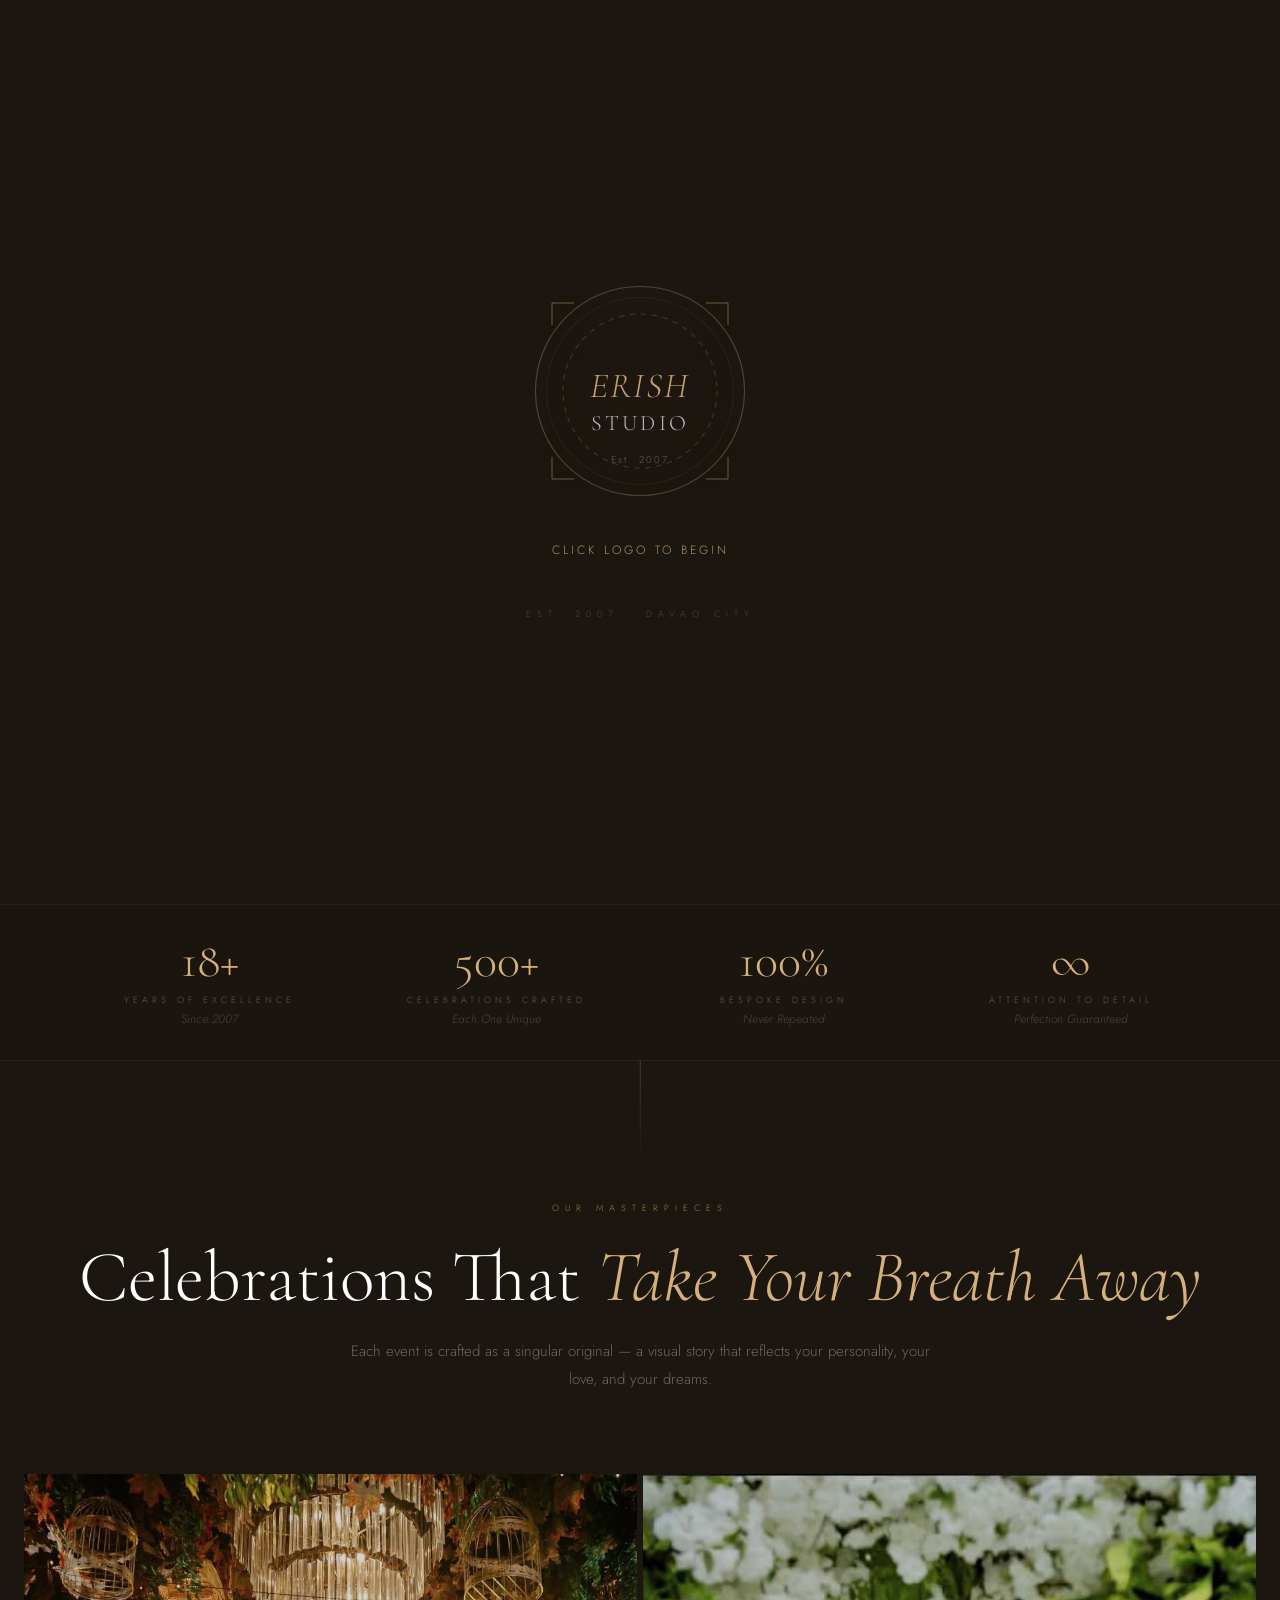
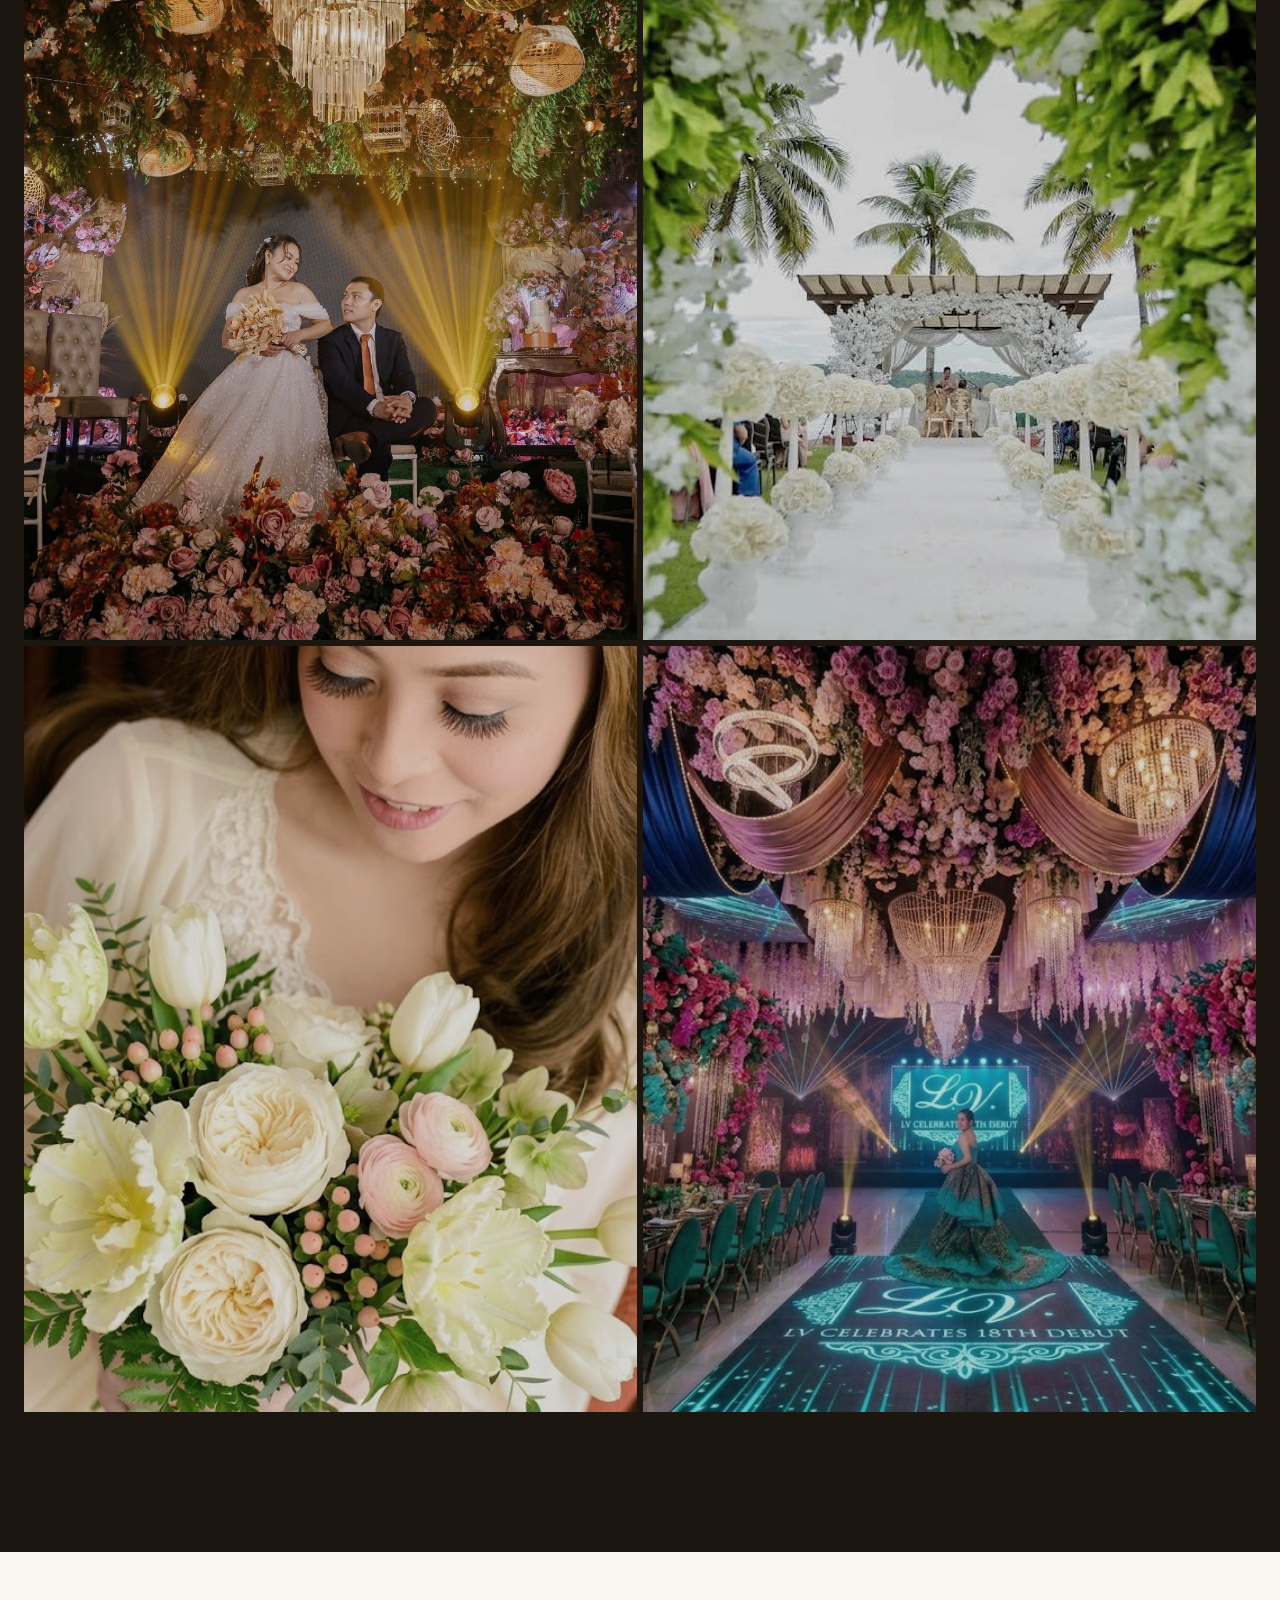
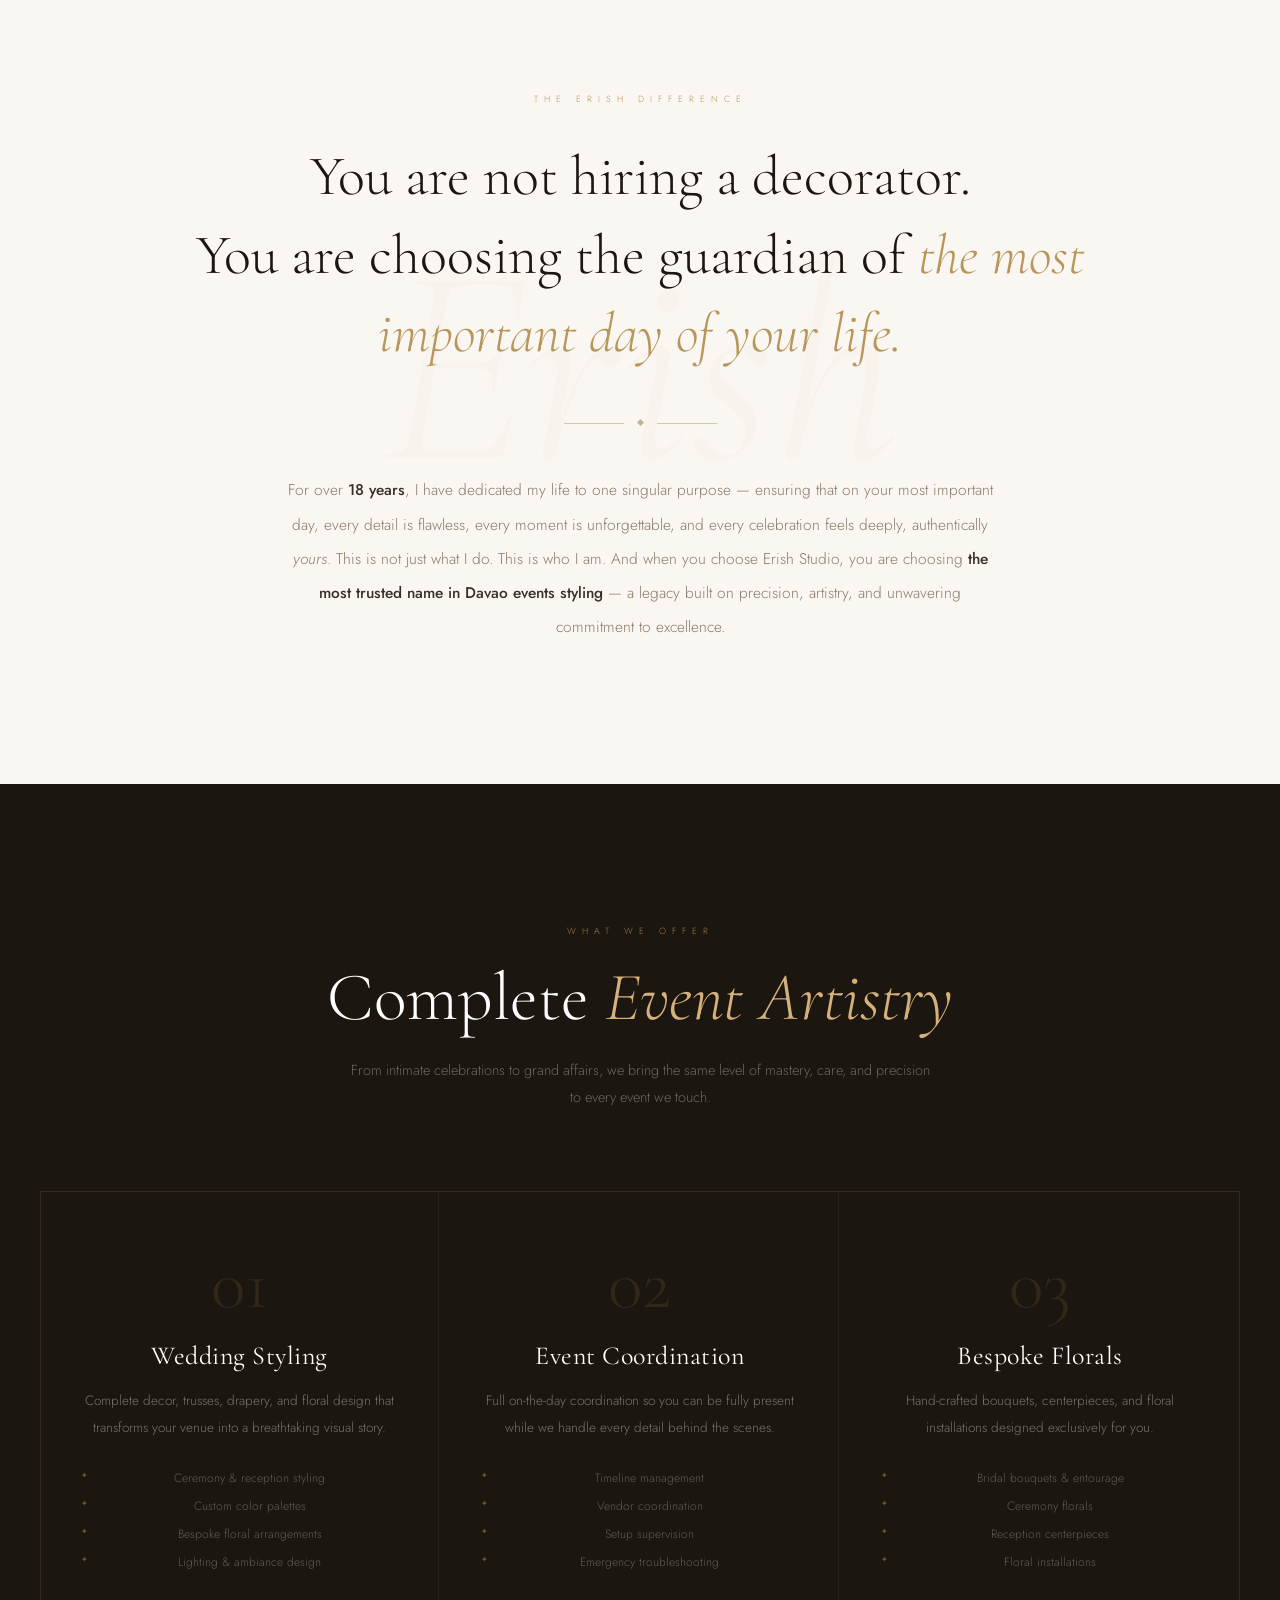
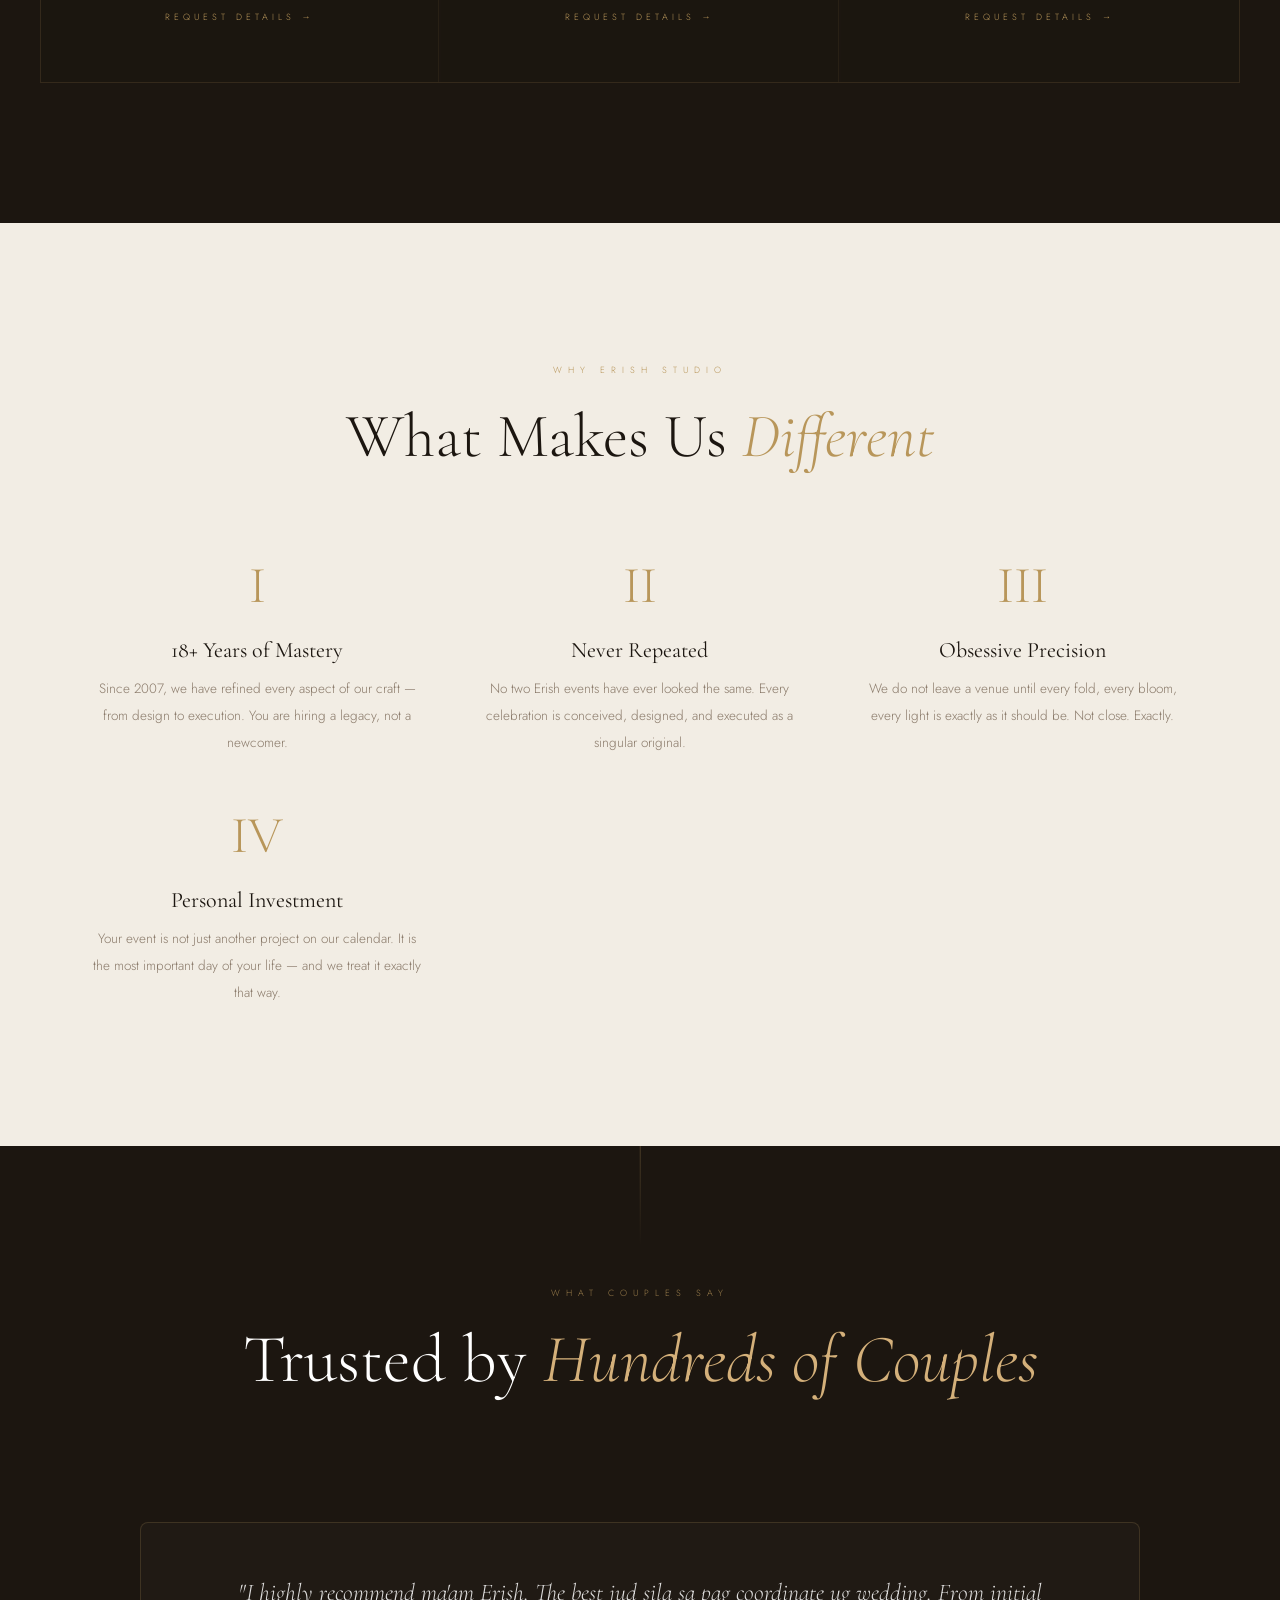
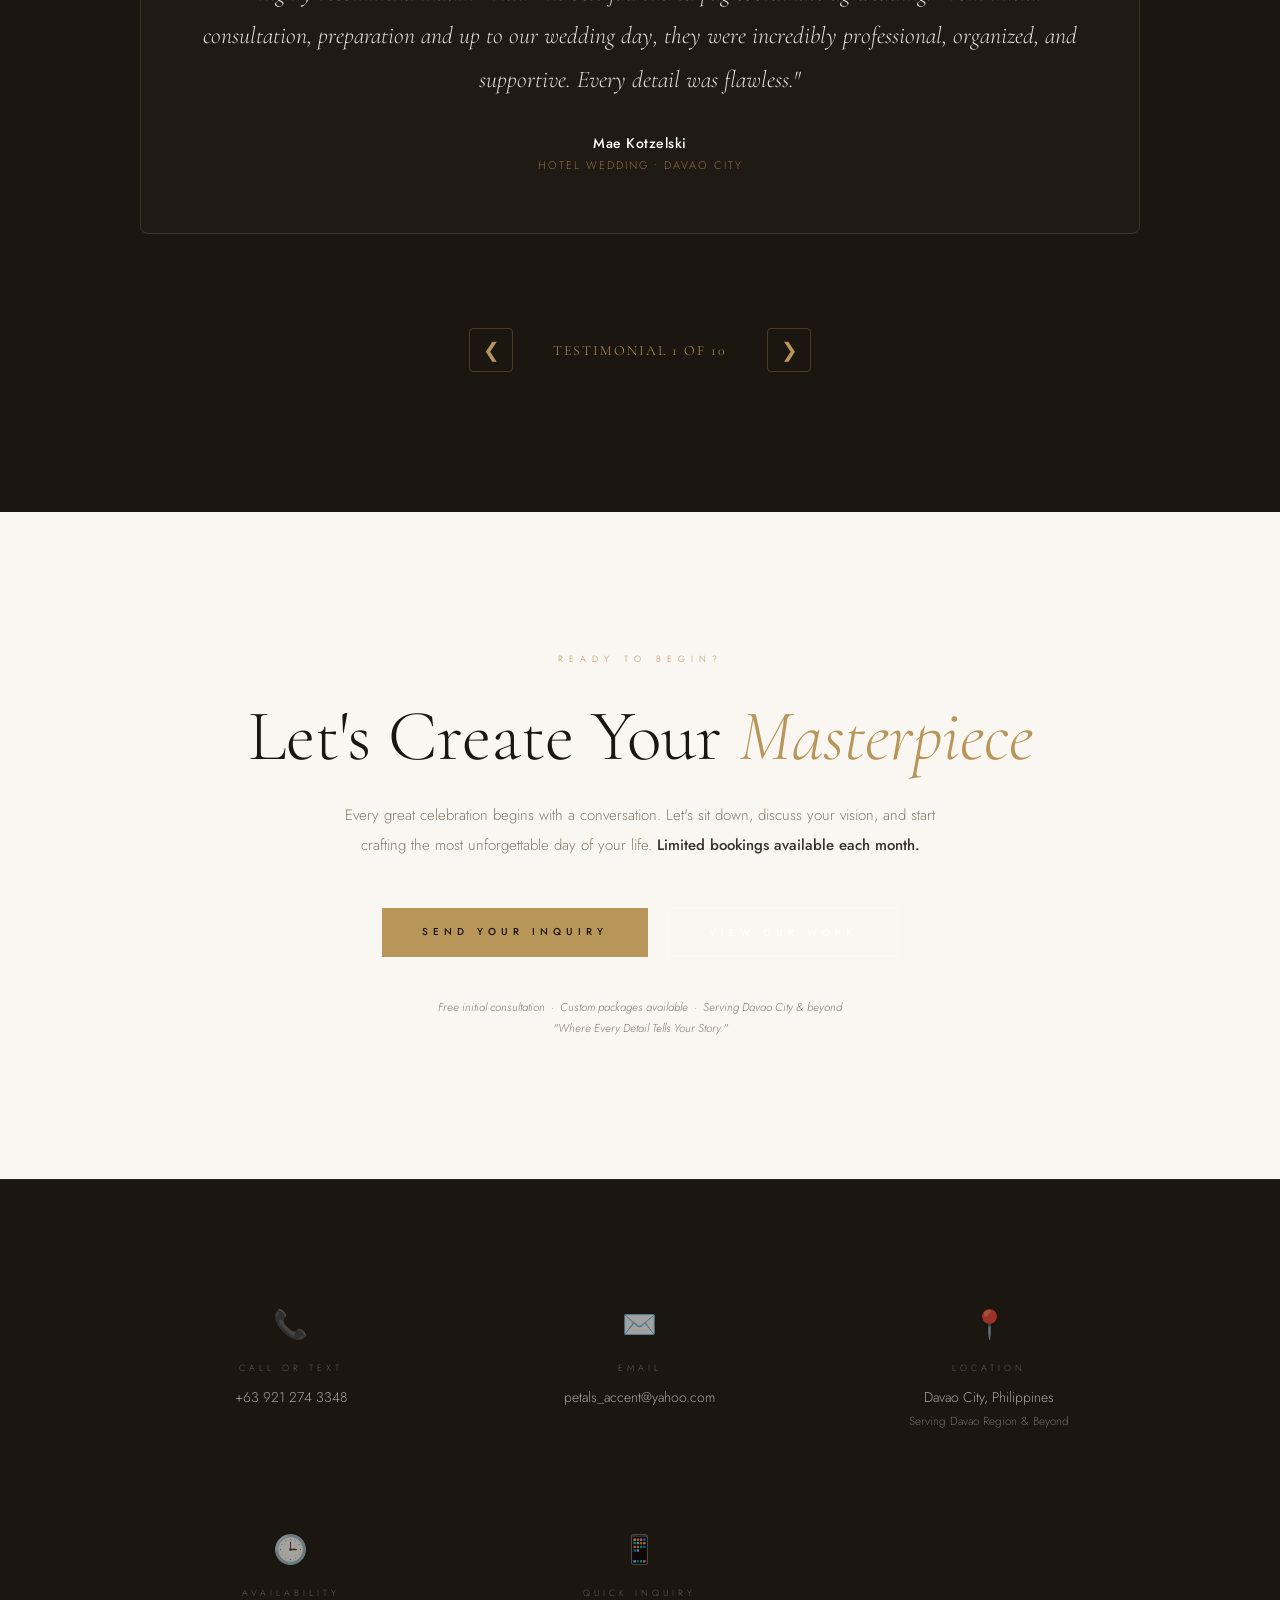
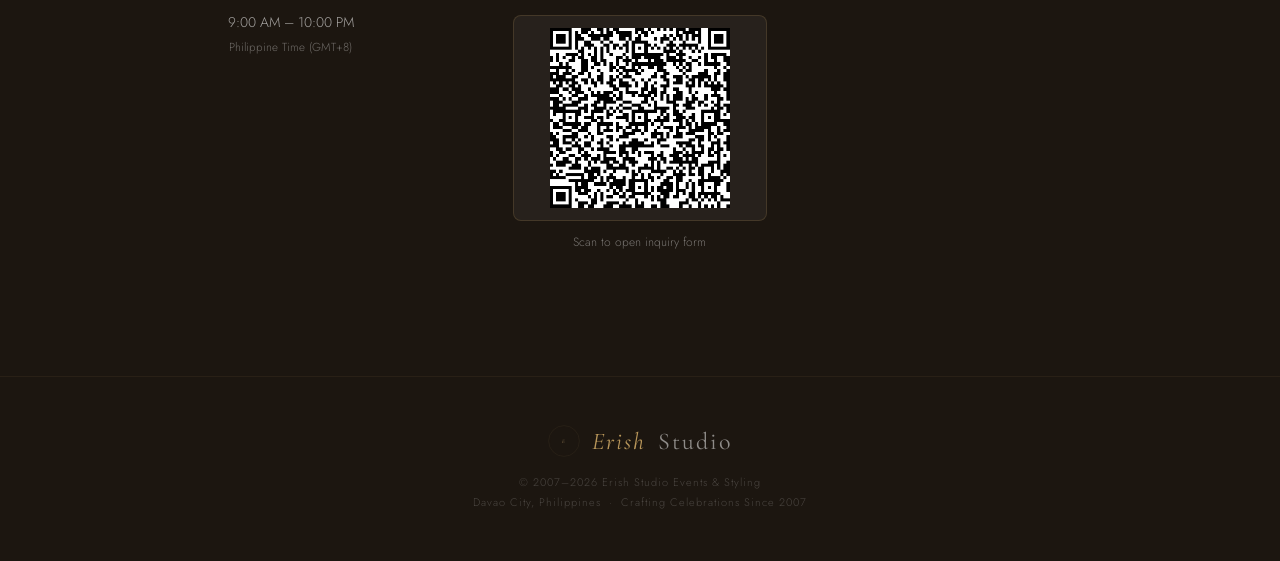
<file: index.html>
<!DOCTYPE html>
<html lang="en">
<head>
<meta charset="UTF-8"/>
<meta name="viewport" content="width=device-width, initial-scale=1.0"/>
<title>Erish Studio — Premier Wedding & Events Styling | Davao City Since 2007</title>
<meta name="description" content="Davao's most trusted wedding and events styling studio since 2007. 18+ years of crafting unforgettable celebrations with bespoke design, florals, and coordination."/>
<link href="https://fonts.googleapis.com/css2?family=Cormorant+Garamond:ital,wght@0,300;0,400;0,500;0,600;1,300;1,400;1,500;1,600&family=Jost:wght@200;300;400;500;600&display=swap" rel="stylesheet"/>
<style>
:root{
  --cream:#FAF7F2;--warm:#F2EDE4;--gold:#B8965A;--gold-lt:#D4B07A;
  --gold-dk:#8B6C38;--dark:#1C1610;--text:#3A3028;--muted:#8A7A6A;--border:#DDD5C8;
}
*,*::before,*::after{box-sizing:border-box;margin:0;padding:0;}
html{scroll-behavior:smooth;}
body{background:var(--dark);color:#fff;font-family:'Jost',sans-serif;font-weight:300;overflow-x:hidden;}

/* ── PRELOADER WITH CINEMATIC LOGO ── */
.preloader{position:fixed;inset:0;background:var(--dark);z-index:9999;display:flex;align-items:center;justify-content:center;flex-direction:column;gap:28px;transition:opacity 1s ease,visibility 1s ease;}
.preloader.hidden{opacity:0;visibility:hidden;pointer-events:none;}
@keyframes fadeOut{from{opacity:1;}to{opacity:0;}}
.pre-logo{font-family:'Cormorant Garamond',serif;font-size:48px;font-weight:300;font-style:italic;color:rgba(255,255,255,0.12);letter-spacing:5px;animation:breathe 2.4s ease infinite;}
.pre-logo em{color:var(--gold-lt);}
.pre-line{width:0;height:0.7px;background:var(--gold);animation:expand 2s ease forwards;}
.pre-tagline{font-size:9px;letter-spacing:6px;text-transform:uppercase;color:rgba(255,255,255,0.2);margin-top:8px;}
@keyframes breathe{0%,100%{opacity:0.12;}50%{opacity:0.35;}}
@keyframes expand{to{width:140px;}}

/* ── NAVIGATION ── */
nav{position:fixed;top:0;left:0;right:0;z-index:100;padding:24px 56px;display:flex;align-items:center;justify-content:space-between;background:rgba(28,22,16,0);backdrop-filter:blur(0px);border-bottom:0.5px solid rgba(184,150,90,0);transition:all 0.5s ease;}
nav.scrolled{background:rgba(28,22,16,0.92);backdrop-filter:blur(20px);border-bottom:0.5px solid rgba(184,150,90,0.15);}
.nav-logo{font-family:'Cormorant Garamond',serif;font-size:22px;font-weight:400;color:#fff;letter-spacing:3px;text-decoration:none;transition:all 0.4s ease;display:flex;align-items:center;gap:12px;position:relative;}
.nav-logo:hover{color:var(--gold-lt);transform:translateY(-2px);}
.nav-logo em{font-style:italic;color:var(--gold);}
.nav-logo-icon{width:28px;height:28px;display:flex;align-items:center;justify-content:center;}
.nav-logo-icon svg{width:100%;height:100%;filter:drop-shadow(0 0 8px rgba(212,176,122,0.3));transition:all 0.4s ease;}
.nav-logo:hover .nav-logo-icon svg{filter:drop-shadow(0 0 16px rgba(212,176,122,0.6));}
.nav-links{display:flex;gap:36px;}
.nav-links a{font-size:9.5px;letter-spacing:4px;text-transform:uppercase;color:rgba(255,255,255,0.35);text-decoration:none;transition:color 0.3s;position:relative;}
.nav-links a:hover{color:var(--gold);}
.nav-links a::after{content:'';position:absolute;bottom:-4px;left:0;width:0;height:1px;background:var(--gold);transition:width 0.3s;}
.nav-links a:hover::after{width:100%;}

/* ── HERO FULL SCREEN WITH BREATHING IMAGE ── */
.hero{min-height:100vh;position:relative;overflow:hidden;display:flex;align-items:center;justify-content:center;background:var(--dark);}
.hero-bg{position:absolute;inset:-10%;background-size:cover;background-position:center;animation:breathingZoom 20s ease-in-out infinite;filter:brightness(0.65);opacity:0;}
.hero-bg{
  background: linear-gradient(rgba(28,22,16,0.4),rgba(28,22,16,0.4)), url('hero-main.jpg') center/cover;
}
@keyframes breathingZoom{
  0%,100%{transform:scale(1.05);}
  50%{transform:scale(1.12);}
}
.hero-overlay{position:absolute;inset:0;background:radial-gradient(ellipse 60% 50% at 50% 50%,rgba(184,150,90,0.06) 0%,transparent 70%);}
.hero-frame{position:absolute;inset:28px;border:0.5px solid rgba(255,255,255,0.05);pointer-events:none;}
.hero-frame::before{content:'';position:absolute;inset:16px;border:0.3px solid rgba(184,150,90,0.1);}

.corner{position:absolute;width:44px;height:44px;}
.corner::before,.corner::after{content:'';position:absolute;background:var(--gold);opacity:0.4;}
.corner::before{width:100%;height:0.8px;top:0;left:0;}
.corner::after{width:0.8px;height:100%;top:0;left:0;}
.corner.tl{top:40px;left:40px;}
.corner.tr{top:40px;right:40px;transform:rotate(90deg);}
.corner.bl{bottom:40px;left:40px;transform:rotate(270deg);}
.corner.br{bottom:40px;right:40px;transform:rotate(180deg);}

.hero-content{position:relative;z-index:2;text-align:center;padding:40px 24px;max-width:1000px;margin:0 auto;}
.hero-badge{display:inline-flex;align-items:center;gap:14px;border:0.5px solid rgba(184,150,90,0.3);padding:12px 28px;margin-bottom:48px;animation:fadeUp 1s ease both;cursor:default;opacity:0;transform:translateY(20px);transition:opacity 0.8s ease-in, transform 0.8s ease-in;}
.hero-badge span{font-size:9px;letter-spacing:6px;text-transform:uppercase;color:var(--gold);opacity:0.85;}
.hero-badge .bd{width:3px;height:3px;background:var(--gold);transform:rotate(45deg);opacity:0.6;}
.hero-title{font-family:'Cormorant Garamond',serif;font-size:clamp(56px,10vw,130px);font-weight:300;color:#fff;line-height:0.92;letter-spacing:-2px;margin-bottom:24px;animation:fadeUp 1s 0.15s ease both;opacity:0;transform:translateY(20px);transition:opacity 0.8s ease-in, transform 0.8s ease-in;}
.hero-title em{font-style:italic;color:var(--gold-lt);}
.hero-title .thin{font-weight:200;color:rgba(255,255,255,0.35);}
.hero-divider{display:flex;align-items:center;justify-content:center;gap:18px;margin:36px auto;animation:fadeUp 1s 0.3s ease both;opacity:0;transform:translateY(20px);transition:opacity 0.8s ease-in, transform 0.8s ease-in;}
.hdl{width:90px;height:0.5px;background:linear-gradient(to right,transparent,var(--gold));}
.hdl.r{background:linear-gradient(to left,transparent,var(--gold));}
.hdd{width:7px;height:7px;background:var(--gold);transform:rotate(45deg);opacity:0.75;}
.hero-desc{font-family:'Cormorant Garamond',serif;font-size:clamp(18px,2.8vw,24px);font-style:italic;font-weight:300;color:rgba(255,255,255,0.4);line-height:1.7;max-width:680px;margin:0 auto 56px;animation:fadeUp 1s 0.45s ease both;opacity:0;transform:translateY(20px);transition:opacity 0.8s ease-in, transform 0.8s ease-in;}

/* ── FLAGSHIP START BUTTON (MAIN HERO CTA) ── */
.hero-flagship{
  animation:fadeUp 1s 0.6s ease both;
  margin-bottom:48px;
}
.btn-flagship{
  padding:28px 64px;
  background:var(--gold-lt);
  color:var(--dark);
  border:none;
  font-family:'Cormorant Garamond',serif;
  font-size:clamp(18px,2.5vw,28px);
  font-weight:400;
  font-style:italic;
  letter-spacing:4px;
  text-transform:uppercase;
  cursor:pointer;
  text-decoration:none;
  display:inline-block;
  position:relative;
  overflow:hidden;
  transition:all 0.4s ease;
  box-shadow:0 8px 32px rgba(184,150,90,0.25);
  z-index:20;
  pointer-events:auto;
}
.btn-flagship::before{
  content:'';
  position:absolute;
  inset:0;
  background:var(--gold);
  transform:scaleX(0);
  transform-origin:left;
  transition:transform 0.4s ease;
}
.btn-flagship:hover::before{transform:scaleX(1);}
.btn-flagship span{position:relative;z-index:1;}
.btn-flagship:hover{
  letter-spacing:5px;
  box-shadow:0 12px 48px rgba(184,150,90,0.4);
  transform:translateY(-2px);
}
.btn-flagship:active{transform:scale(0.98);}

/* ── SECONDARY CTA BUTTONS ── */
.hero-ctas{
  display:flex;
  gap:20px;
  align-items:center;
  justify-content:center;
  flex-wrap:wrap;
  animation:fadeUp 1s 0.75s ease both;
  opacity:0;
  transform:translateY(20px);
  transition:opacity 0.8s ease-in, transform 0.8s ease-in;
}
.btn-primary,.btn-ghost{
  font-size:10px;
  letter-spacing:5px;
  text-transform:uppercase;
  padding:16px 40px;
  text-decoration:none;
  transition:all 0.4s ease;
  display:inline-block;
  position:relative;
  overflow:hidden;
  font-family:'Jost',sans-serif;
  font-weight:500;
}
.btn-primary{
  background:var(--gold);
  color:var(--dark);
  border:none;
  cursor:pointer;
}
.btn-primary::before{
  content:'';
  position:absolute;
  inset:0;
  background:#fff;
  transform:scaleX(0);
  transform-origin:left;
  transition:transform 0.4s ease;
}
.btn-primary:hover::before{transform:scaleX(1);}
.btn-primary span{position:relative;z-index:1;}
.btn-primary:hover{letter-spacing:6px;}

.btn-ghost{
  border:0.5px solid rgba(255,255,255,0.25);
  color:rgba(255,255,255,0.75);
  background:transparent;
  cursor:pointer;
}
.btn-ghost:hover{
  border-color:var(--gold);
  color:var(--gold);
  letter-spacing:6px;
}

.scroll-indicator{position:absolute;bottom:56px;left:50%;transform:translateX(-50%);display:flex;flex-direction:column;align-items:center;gap:10px;animation:fadeUp 1s 1s ease both;opacity:0;transform:translateX(-50%) translateY(20px);transition:opacity 0.8s ease-in, transform 0.8s ease-in;}
.scroll-indicator span{font-size:8.5px;letter-spacing:5px;text-transform:uppercase;color:rgba(255,255,255,0.18);}
.scroll-track{width:1px;height:52px;background:linear-gradient(to bottom,var(--gold),transparent);opacity:0.45;animation:scrollPulse 2.5s ease infinite;}
@keyframes scrollPulse{0%{transform:scaleY(0);transform-origin:top;}50%{transform:scaleY(1);transform-origin:top;}51%{transform-origin:bottom;}100%{transform:scaleY(0);transform-origin:bottom;}}

/* ── TRUST INDICATORS ── */
.trust-strip{background:rgba(28,22,16,0.95);border-top:0.5px solid rgba(184,150,90,0.1);border-bottom:0.5px solid rgba(184,150,90,0.1);padding:32px 24px;}
.trust-inner{max-width:1100px;margin:0 auto;display:flex;align-items:center;justify-content:space-around;gap:48px;flex-wrap:wrap;}
.trust-item{text-align:center;flex:1;min-width:180px;}
.trust-number{font-family:'Cormorant Garamond',serif;font-size:48px;font-weight:300;color:var(--gold-lt);line-height:1;margin-bottom:8px;}
.trust-label{font-size:9px;letter-spacing:4px;text-transform:uppercase;color:rgba(255,255,255,0.3);margin-bottom:4px;}
.trust-desc{font-size:12px;color:rgba(255,255,255,0.2);font-style:italic;}

/* ── GALLERY SHOWCASE ── */
.gallery{background:var(--dark);padding:140px 0;position:relative;overflow:hidden;}
.gallery::before{content:'';position:absolute;top:0;left:50%;transform:translateX(-50%);width:0.5px;height:100px;background:linear-gradient(to bottom,var(--gold),transparent);opacity:0.3;}
.gallery-header{text-align:center;margin-bottom:80px;padding:0 24px;}
.g-label{font-size:9px;letter-spacing:6px;text-transform:uppercase;color:var(--gold);margin-bottom:24px;display:block;opacity:0.8;}
.g-title{font-family:'Cormorant Garamond',serif;font-size:clamp(42px,6vw,72px);font-weight:300;color:#fff;line-height:1.1;margin-bottom:20px;}
.g-title em{font-style:italic;color:var(--gold-lt);}
.g-desc{font-size:15px;color:rgba(255,255,255,0.35);max-width:600px;margin:0 auto;line-height:1.9;}

.gallery-grid{display:grid;grid-template-columns:repeat(auto-fit,minmax(420px,1fr));gap:6px;max-width:1400px;margin:0 auto;padding:0 24px;}
.gallery-item{position:relative;aspect-ratio:4/5;overflow:hidden;cursor:pointer;background:var(--dark);}
.gallery-img{width:100%;height:100%;object-fit:cover;transition:transform 1.2s cubic-bezier(0.16,1,0.3,1);filter:grayscale(0.15) brightness(0.85);}
.gallery-item:hover .gallery-img{transform:scale(1.08);filter:grayscale(0) brightness(1);}
.gallery-overlay{position:absolute;inset:0;background:linear-gradient(to top,rgba(28,22,16,0.85) 0%,transparent 60%);opacity:0;transition:opacity 0.6s;}
.gallery-item:hover .gallery-overlay{opacity:1;}
.gallery-caption{position:absolute;bottom:0;left:0;right:0;padding:32px;transform:translateY(20px);opacity:0;transition:all 0.6s;}
.gallery-item:hover .gallery-caption{transform:translateY(0);opacity:1;}
.gallery-caption h3{font-family:'Cormorant Garamond',serif;font-size:24px;font-weight:300;color:#fff;margin-bottom:6px;}
.gallery-caption h3 em{font-style:italic;color:var(--gold-lt);}
.gallery-caption p{font-size:11px;letter-spacing:3px;text-transform:uppercase;color:rgba(255,255,255,0.5);}

/* ── INTRO STATEMENT ── */
.intro{background:var(--cream);padding:140px 24px;position:relative;}
.intro::before{content:'Erish';position:absolute;top:50%;left:50%;transform:translate(-50%,-50%);font-family:'Cormorant Garamond',serif;font-size:clamp(180px,22vw,320px);font-weight:200;font-style:italic;color:rgba(184,150,90,0.03);line-height:1;user-select:none;pointer-events:none;}
.intro-inner{max-width:900px;margin:0 auto;text-align:center;position:relative;z-index:2;}
.intro-eyebrow{font-size:9px;letter-spacing:6px;text-transform:uppercase;color:var(--gold);margin-bottom:32px;display:block;}
.intro-quote{font-family:'Cormorant Garamond',serif;font-size:clamp(32px,5vw,56px);font-weight:300;color:var(--dark);line-height:1.4;margin-bottom:48px;}
.intro-quote em{font-style:italic;color:var(--gold);}
.intro-divider{display:flex;align-items:center;justify-content:center;gap:14px;margin:0 auto 48px;}
.idl{width:60px;height:0.5px;background:var(--gold);opacity:0.5;}
.idd{width:5px;height:5px;background:var(--gold);transform:rotate(45deg);opacity:0.7;}
.intro-body{font-size:15.5px;line-height:2.2;color:var(--muted);max-width:720px;margin:0 auto;}
.intro-body strong{color:var(--text);font-weight:500;}

/* ── SERVICES PREVIEW ── */
.services{background:var(--dark);padding:140px 24px;}
.services-header{text-align:center;margin-bottom:80px;}
.s-label{font-size:9px;letter-spacing:6px;text-transform:uppercase;color:var(--gold);margin-bottom:24px;display:block;opacity:0.8;}
.s-title{font-family:'Cormorant Garamond',serif;font-size:clamp(42px,6vw,68px);font-weight:300;color:#fff;line-height:1.1;margin-bottom:20px;}
.s-title em{font-style:italic;color:var(--gold-lt);}
.s-desc{font-size:14.5px;color:rgba(255,255,255,0.35);max-width:580px;margin:0 auto;line-height:1.9;}
.services-grid{max-width:1200px;margin:0 auto;display:grid;grid-template-columns:repeat(auto-fit,minmax(300px,1fr));gap:2px;border:0.5px solid rgba(184,150,90,0.15);}
.service-card{background:rgba(28,22,16,0.6);padding:56px 40px;text-align:center;border-right:0.5px solid rgba(184,150,90,0.08);transition:all 0.5s ease;position:relative;overflow:hidden;}
.service-card:last-child{border-right:none;}
.service-card::before{content:'';position:absolute;inset:0;background:linear-gradient(135deg,rgba(184,150,90,0.05) 0%,transparent 70%);opacity:0;transition:opacity 0.5s;}
.service-card:hover::before{opacity:1;}
.service-card:hover{background:rgba(28,22,16,0.85);}
.service-num{font-family:'Cormorant Garamond',serif;font-size:72px;font-weight:200;color:rgba(184,150,90,0.15);line-height:1;margin-bottom:20px;transition:color 0.5s;}
.service-card:hover .service-num{color:rgba(184,150,90,0.3);}
.service-name{font-family:'Cormorant Garamond',serif;font-size:26px;font-weight:400;color:#fff;margin-bottom:16px;letter-spacing:0.5px;}
.service-desc{font-size:13.5px;line-height:2;color:rgba(255,255,255,0.4);margin-bottom:28px;}
.service-features{list-style:none;margin-bottom:32px;}
.service-features li{font-size:12px;color:rgba(255,255,255,0.3);margin-bottom:10px;position:relative;padding-left:20px;}
.service-features li::before{content:'✦';position:absolute;left:0;color:var(--gold);opacity:0.5;font-size:8px;}
.service-link{font-size:9px;letter-spacing:4px;text-transform:uppercase;color:var(--gold);text-decoration:none;position:relative;}
.service-link::after{content:'';position:absolute;bottom:-2px;left:0;width:0;height:1px;background:var(--gold);transition:width 0.3s;}
.service-link:hover::after{width:100%;}

/* ── WHY CHOOSE ── */
.why{background:var(--warm);padding:140px 24px;}
.why-inner{max-width:1100px;margin:0 auto;}
.why-header{text-align:center;margin-bottom:80px;}
.w-label{font-size:9px;letter-spacing:6px;text-transform:uppercase;color:var(--gold);margin-bottom:24px;display:block;}
.w-title{font-family:'Cormorant Garamond',serif;font-size:clamp(38px,5.5vw,62px);font-weight:300;color:var(--dark);line-height:1.2;margin-bottom:20px;}
.w-title em{font-style:italic;color:var(--gold);}
.why-grid{display:grid;grid-template-columns:repeat(auto-fit,minmax(280px,1fr));gap:48px;}
.why-card{text-align:center;}
.why-icon{font-family:'Cormorant Garamond',serif;font-size:52px;font-weight:200;color:var(--gold);margin-bottom:20px;display:block;}
.why-title{font-family:'Cormorant Garamond',serif;font-size:22px;font-weight:400;color:var(--dark);margin-bottom:12px;}
.why-desc{font-size:13.5px;line-height:2;color:var(--muted);}

/* ── TESTIMONIALS SINGLE VIEW (CINEMATIC) ── */
.testimonials{background:var(--dark);padding:140px 24px;position:relative;overflow:hidden;}
.testimonials::before{content:'';position:absolute;top:0;left:50%;transform:translateX(-50%);width:0.5px;height:100px;background:linear-gradient(to bottom,var(--gold),transparent);opacity:0.3;}
.testimonials-header{text-align:center;margin-bottom:80px;}
.test-label{font-size:9px;letter-spacing:6px;text-transform:uppercase;color:var(--gold);margin-bottom:24px;display:block;opacity:0.8;}
.test-title{font-family:'Cormorant Garamond',serif;font-size:clamp(42px,6vw,68px);font-weight:300;color:#fff;line-height:1.1;margin-bottom:20px;}
.test-title em{font-style:italic;color:var(--gold-lt);}

.testimonials-display{max-width:1000px;margin:0 auto;position:relative;}
.testimonial-container{position:relative;min-height:400px;display:flex;align-items:center;justify-content:center;}

.testimonial-card{
  background:rgba(255,255,255,0.02);
  border:1px solid rgba(184,150,90,0.2);
  border-radius:8px;
  padding:48px 40px;
  text-align:center;
  width:100%;
  position:relative;
  transition:all 0.6s ease;
  animation:fadeInZoom 0.6s ease;
}

.testimonial-card:hover{
  border-color:rgba(184,150,90,0.5);
  background:rgba(255,255,255,0.04);
  transform:scale(1.02);
  box-shadow:0 12px 40px rgba(184,150,90,0.15);
  animation:breathingZoomCinema 3s ease-in-out infinite;
}

@keyframes fadeInZoom{
  from{
    opacity:0;
    transform:scale(0.95) translateY(20px);
  }
  to{
    opacity:1;
    transform:scale(1) translateY(0);
  }
}

@keyframes breathingZoomCinema{
  0%, 100%{
    transform:scale(1.02);
  }
  50%{
    transform:scale(1.05);
  }
}

.testimonial-quote{font-family:'Cormorant Garamond',serif;font-size:clamp(18px,3vw,24px);font-weight:300;font-style:italic;color:rgba(255,255,255,0.85);line-height:1.8;margin-bottom:32px;}
.testimonial-quote em{color:var(--gold-lt);}

.testimonial-author{margin-bottom:12px;}
.testimonial-name{font-size:14px;font-weight:500;color:#fff;letter-spacing:0.5px;}
.testimonial-location{font-size:11px;letter-spacing:2px;text-transform:uppercase;color:var(--gold);opacity:0.7;margin-top:4px;}

.testimonials-nav{display:flex;align-items:center;justify-content:center;gap:40px;margin-top:50px;}

.testimonial-nav-btn{width:44px;height:44px;border:1px solid rgba(184,150,90,0.3);background:transparent;color:var(--gold);font-size:20px;cursor:pointer;display:flex;align-items:center;justify-content:center;border-radius:4px;transition:all 0.3s ease;}

.testimonial-nav-btn:hover{border-color:var(--gold);background:rgba(184,150,90,0.1);}
.testimonial-nav-btn:active{transform:scale(0.92);}
.testimonial-nav-btn:disabled{opacity:0.3;cursor:not-allowed;}

.testimonials-counter{
  font-family:'Cormorant Garamond',serif;
  font-size:14px;
  color:var(--gold);
  letter-spacing:2px;
  text-transform:uppercase;
  font-weight:300;
  min-width:120px;
  text-align:center;
}

/* ── TESTIMONIAL SECTION ── */
.testimonial{background:var(--dark);padding:140px 24px;position:relative;overflow:hidden;}
.testimonial::before{content:'"';position:absolute;top:60px;left:50%;transform:translateX(-50%);font-family:'Cormorant Garamond',serif;font-size:280px;font-weight:300;color:rgba(184,150,90,0.04);line-height:1;pointer-events:none;}
.testimonial-inner{max-width:900px;margin:0 auto;text-align:center;position:relative;z-index:2;}
.t-label{font-size:9px;letter-spacing:6px;text-transform:uppercase;color:var(--gold);margin-bottom:40px;display:block;opacity:0.8;}
.t-quote{font-family:'Cormorant Garamond',serif;font-size:clamp(26px,4vw,42px);font-weight:300;font-style:italic;color:rgba(255,255,255,0.85);line-height:1.6;margin-bottom:40px;}
.t-quote em{color:var(--gold-lt);}
.t-divider{display:flex;align-items:center;justify-content:center;gap:12px;margin-bottom:28px;}
.tdl{width:50px;height:0.5px;background:var(--gold);opacity:0.4;}
.tdd{width:4px;height:4px;background:var(--gold);transform:rotate(45deg);opacity:0.6;}
.t-author{font-size:13px;color:rgba(255,255,255,0.4);letter-spacing:1px;}
.t-author strong{color:rgba(255,255,255,0.6);font-weight:400;}

/* ── CTA SECTION ── */
.cta{background:var(--cream);padding:140px 24px;text-align:center;}
.cta-inner{max-width:800px;margin:0 auto;}
.cta-eyebrow{font-size:9px;letter-spacing:6px;text-transform:uppercase;color:var(--gold);margin-bottom:32px;display:block;}
.cta-title{font-family:'Cormorant Garamond',serif;font-size:clamp(42px,6vw,72px);font-weight:300;color:var(--dark);line-height:1.1;margin-bottom:24px;}
.cta-title em{font-style:italic;color:var(--gold);}
.cta-desc{font-size:15px;line-height:2;color:var(--muted);max-width:620px;margin:0 auto 48px;}
.cta-desc strong{color:var(--text);font-weight:500;}
.cta-btns{display:flex;gap:20px;justify-content:center;flex-wrap:wrap;margin-bottom:40px;}
.cta-note{font-size:11.5px;color:var(--muted);font-style:italic;line-height:1.8;}

/* ── CONTACT INFO ── */
.contact{background:var(--dark);padding:100px 24px;border-top:0.5px solid rgba(184,150,90,0.1);}
.contact-inner{max-width:1000px;margin:0 auto;display:grid;grid-template-columns:repeat(auto-fit,minmax(240px,1fr));gap:48px;text-align:center;}
.contact-item{padding:24px;}
.contact-icon{font-size:28px;color:var(--gold);margin-bottom:16px;opacity:0.6;}
.contact-label{font-size:9px;letter-spacing:4px;text-transform:uppercase;color:rgba(255,255,255,0.3);margin-bottom:12px;}
.contact-value{font-size:14px;color:rgba(255,255,255,0.6);line-height:1.7;}
.contact-value a{color:rgba(255,255,255,0.6);text-decoration:none;transition:color 0.3s;}
.contact-value a:hover{color:var(--gold-lt);}

/* ── QR CODE CONTACT ITEM ── */
.contact-qr-item {
  padding: 24px;
}

.contact-qr-icon {
  font-size: 28px;
  color: var(--gold);
  margin-bottom: 16px;
  opacity: 0.6;
}

.contact-qr-label {
  font-size: 9px;
  letter-spacing: 4px;
  text-transform: uppercase;
  color: rgba(255, 255, 255, 0.3);
  margin-bottom: 16px;
}

.contact-qr-image {
  background: rgba(255, 255, 255, 0.05);
  border: 1px solid rgba(184, 150, 90, 0.2);
  border-radius: 8px;
  padding: 12px;
  margin-bottom: 12px;
  cursor: pointer;
  transition: all 0.3s ease;
}

.contact-qr-image:hover {
  border-color: rgba(184, 150, 90, 0.5);
  background: rgba(184, 150, 90, 0.05);
}

.contact-qr-image img {
  width: 100%;
  max-width: 180px;
  height: auto;
  display: block;
  margin: 0 auto;
}

.contact-qr-desc {
  font-size: 12px;
  color: rgba(255, 255, 255, 0.4);
  line-height: 1.6;
}

/* ── FOOTER ── */
footer{background:var(--dark);padding:48px 24px;border-top:0.5px solid rgba(184,150,90,0.08);text-align:center;position:relative;z-index:10;}
.f-logo{font-family:'Cormorant Garamond',serif;font-size:24px;font-weight:400;color:rgba(255,255,255,0.5);letter-spacing:2px;margin-bottom:16px;display:flex;align-items:center;justify-content:center;gap:12px;transition:all 0.4s ease;}
.f-logo:hover{color:rgba(255,255,255,0.8);}
.f-logo em{font-style:italic;color:var(--gold);}
.f-logo-icon{width:32px;height:32px;display:flex;align-items:center;justify-content:center;}
.f-logo-icon svg{width:100%;height:100%;filter:drop-shadow(0 0 10px rgba(212,176,122,0.2));transition:all 0.4s ease;}
.f-logo:hover .f-logo-icon svg{filter:drop-shadow(0 0 15px rgba(212,176,122,0.5));}
.f-note{font-size:11px;color:rgba(255,255,255,0.2);letter-spacing:1px;line-height:1.8;}

/* ===== FLOATING QR CODE CSS ===== */
.floating-qr-btn {
  position: fixed;
  bottom: 30px;
  right: 30px;
  z-index: 999;
  width: 56px;
  height: 56px;
  border-radius: 50%;
  background: var(--gold);
  border: 2px solid var(--gold-lt);
  cursor: pointer;
  display: flex;
  align-items: center;
  justify-content: center;
  box-shadow: 0 4px 16px rgba(28, 22, 16, 0.15);
  transition: all 0.3s ease;
  font-size: 24px;
  color: #fff;
}

.floating-qr-btn:hover {
  background: var(--gold-lt);
  transform: scale(1.08);
}

.floating-qr-btn:active {
  transform: scale(0.95);
}

.qr-modal {
  display: none;
  position: fixed;
  inset: 0;
  background: rgba(28, 22, 16, 0.95);
  z-index: 1001;
  align-items: center;
  justify-content: center;
  backdrop-filter: blur(10px);
  animation: fadeIn 0.3s ease;
}

.qr-modal.active {
  display: flex;
}

.qr-modal-content {
  background: var(--cream);
  border-radius: 8px;
  padding: 2.5rem;
  max-width: 420px;
  width: 90%;
  text-align: center;
  animation: slideUp 0.4s ease;
  position: relative;
}

.qr-modal-close {
  position: absolute;
  top: 16px;
  right: 16px;
  width: 32px;
  height: 32px;
  background: transparent;
  border: 1px solid var(--border);
  color: var(--dark);
  font-size: 20px;
  cursor: pointer;
  display: flex;
  align-items: center;
  justify-content: center;
  transition: all 0.3s ease;
  border-radius: 4px;
}

.qr-modal-close:hover {
  border-color: var(--gold);
  color: var(--gold);
}

.qr-modal-header {
  font-family: 'Cormorant Garamond', serif;
  font-size: 24px;
  font-weight: 400;
  color: var(--dark);
  margin-bottom: 8px;
  letter-spacing: 1px;
}

.qr-modal-subtext {
  font-size: 12px;
  color: var(--muted);
  margin-bottom: 24px;
  letter-spacing: 2px;
  text-transform: uppercase;
}

.qr-modal-image {
  background: linear-gradient(135deg, var(--warm) 0%, #fff 100%);
  border: 2px solid var(--gold);
  border-radius: 8px;
  padding: 20px;
  margin-bottom: 24px;
}

.qr-modal-image img {
  width: 100%;
  max-width: 240px;
  height: auto;
  display: block;
  margin: 0 auto;
}

.qr-modal-buttons {
  display: flex;
  gap: 12px;
  justify-content: center;
}

.qr-btn {
  padding: 12px 24px;
  background: var(--gold);
  color: var(--dark);
  border: none;
  border-radius: 4px;
  font-size: 10px;
  letter-spacing: 3px;
  text-transform: uppercase;
  font-weight: 500;
  cursor: pointer;
  transition: all 0.3s ease;
  font-family: 'Jost', sans-serif;
}

.qr-btn:hover {
  background: var(--gold-lt);
  letter-spacing: 4px;
}

.qr-btn-secondary {
  padding: 12px 24px;
  background: transparent;
  color: var(--dark);
  border: 0.5px solid var(--gold);
  border-radius: 4px;
  font-size: 10px;
  letter-spacing: 3px;
  text-transform: uppercase;
  font-weight: 400;
  cursor: pointer;
  transition: all 0.3s ease;
  font-family: 'Jost', sans-serif;
}

.qr-btn-secondary:hover {
  background: var(--gold);
  color: var(--dark);
  letter-spacing: 4px;
}

/* ── ANIMATIONS ── */
@keyframes fadeUp{from{opacity:0;transform:translateY(40px);}to{opacity:1;transform:translateY(0);}}
@keyframes fadeIn{from{opacity:0;}to{opacity:1;}}
@keyframes slideUp{from{opacity:0;transform:translateY(40px);}to{opacity:1;transform:translateY(0);}}

.reveal{opacity:0;transform:translateY(32px);transition:opacity 1s ease,transform 1s ease;}
.reveal.visible{opacity:1;transform:translateY(0);}

/* ── RESPONSIVE ── */
@media (max-width:768px){
  nav{padding:20px 24px;}
  .nav-links{gap:24px;}
  .nav-links a{font-size:8.5px;}
  .gallery-grid{grid-template-columns:1fr;gap:4px;}
  .services-grid{grid-template-columns:1fr;}
  .service-card{border-right:none;border-bottom:0.5px solid rgba(184,150,90,0.08);}
  .service-card:last-child{border-bottom:none;}
  .hero-ctas{flex-direction:column;width:100%;}
  .btn-primary,.btn-ghost{width:100%;max-width:320px;}
  .btn-flagship{padding:24px 48px;}

  .carousel-slide{padding:32px 24px;}
  .testimonial-quote{font-size:clamp(16px,3vw,20px);}

  .floating-qr-btn {
    width: 48px;
    height: 48px;
    bottom: 20px;
    right: 16px;
    font-size: 20px;
    box-shadow: 0 2px 8px rgba(28, 22, 16, 0.1);
  }

  .qr-modal-content {
    padding: 2rem;
  }

  .qr-modal-header {
    font-size: 20px;
  }

  .qr-btn, .qr-btn-secondary {
    padding: 10px 20px;
    font-size: 9px;
  }
}

@media (max-width:600px){
  .carousel-slide{padding:24px 16px;}
  .testimonial-quote{font-size:clamp(14px,2.5vw,18px);}
  .testimonial-name{font-size:12px;}
}
</style>
</head>
<body>

<!-- PRELOADER WITH SVG LOGO -->
<div class="preloader" id="preloader">
  <div class="preloader-content">
    <!-- SVG LOGO -->
    <svg class="preloader-logo" id="preloaderLogo" viewBox="0 0 200 200" xmlns="http://www.w3.org/2000/svg">
      <!-- Decorative outer circle -->
      <circle cx="100" cy="100" r="95" fill="none" stroke="rgba(212,176,122,0.3)" stroke-width="1"/>
      <circle cx="100" cy="100" r="85" fill="none" stroke="rgba(212,176,122,0.15)" stroke-width="0.5"/>
      
      <!-- Center decorative element -->
      <circle cx="100" cy="100" r="70" fill="none" stroke="rgba(212,176,122,0.2)" stroke-width="1" stroke-dasharray="5,5"/>
      
      <!-- Main text circle path for curved text -->
      <defs>
        <path id="circlePath" d="M 30, 100 A 70, 70 0 0, 1 170, 100" fill="none"/>
        <style>
          .preloader-logo {
            animation: rotateLogo 8s linear infinite, pulseGlow 3s ease-in-out infinite;
          }
          @keyframes rotateLogo {
            from { transform: rotate(0deg); }
            to { transform: rotate(360deg); }
          }
          @keyframes pulseGlow {
            0%, 100% { filter: drop-shadow(0 0 10px rgba(212,176,122,0.3)); }
            50% { filter: drop-shadow(0 0 25px rgba(212,176,122,0.6)); }
          }
        </style>
      </defs>
      
      <!-- Centered text -->
      <text x="100" y="105" text-anchor="middle" font-family="Cormorant Garamond, serif" font-size="32" font-weight="300" fill="rgba(212,176,122,0.9)" letter-spacing="2">
        <tspan font-style="italic">ERISH</tspan>
      </text>
      <text x="100" y="135" text-anchor="middle" font-family="Cormorant Garamond, serif" font-size="20" font-weight="300" fill="rgba(255,255,255,0.7)" letter-spacing="3">
        STUDIO
      </text>
      
      <!-- Bottom decorative text -->
      <text x="100" y="165" text-anchor="middle" font-family="Jost, sans-serif" font-size="9" font-weight="300" fill="rgba(255,255,255,0.3)" letter-spacing="2" text-transform="uppercase">
        Est. 2007
      </text>
      
      <!-- Corner accents -->
      <line x1="20" y1="20" x2="40" y2="20" stroke="rgba(212,176,122,0.4)" stroke-width="1"/>
      <line x1="20" y1="20" x2="20" y2="40" stroke="rgba(212,176,122,0.4)" stroke-width="1"/>
      <line x1="180" y1="20" x2="160" y2="20" stroke="rgba(212,176,122,0.4)" stroke-width="1"/>
      <line x1="180" y1="20" x2="180" y2="40" stroke="rgba(212,176,122,0.4)" stroke-width="1"/>
      <line x1="20" y1="180" x2="40" y2="180" stroke="rgba(212,176,122,0.4)" stroke-width="1"/>
      <line x1="20" y1="180" x2="20" y2="160" stroke="rgba(212,176,122,0.4)" stroke-width="1"/>
      <line x1="180" y1="180" x2="160" y2="180" stroke="rgba(212,176,122,0.4)" stroke-width="1"/>
      <line x1="180" y1="180" x2="180" y2="160" stroke="rgba(212,176,122,0.4)" stroke-width="1"/>
    </svg>
    
    <p class="preloader-cta" id="preloaderCTA">Click Logo to Begin</p>
    <div class="pre-tagline">Est. 2007 · Davao City</div>
  </div>
</div>

<style>
.preloader-content{
  display:flex;
  flex-direction:column;
  align-items:center;
  justify-content:center;
  gap:40px;
}

.preloader-logo{
  width:220px;
  height:220px;
  cursor:pointer;
  transition:all 0.4s ease;
  filter:drop-shadow(0 0 20px rgba(212,176,122,0.2));
}

.preloader-logo:hover{
  width:240px;
  height:240px;
  filter:drop-shadow(0 0 40px rgba(212,176,122,0.5));
}

.preloader-cta{
  font-size:12px;
  letter-spacing:3px;
  text-transform:uppercase;
  color:rgba(212,176,122,0.8);
  animation:fadeInOut 2s ease-in-out infinite;
  font-family:'Jost',sans-serif;
  font-weight:300;
}

@keyframes fadeInOut{
  0%,100%{opacity:0.5;}
  50%{opacity:1;}
}
</style>

<!-- NAVIGATION -->
<nav id="nav">
  <a href="index.html" class="nav-logo">
    <span class="nav-logo-icon">
      <svg viewBox="0 0 100 100" xmlns="http://www.w3.org/2000/svg">
        <circle cx="50" cy="50" r="48" fill="none" stroke="rgba(212,176,122,0.4)" stroke-width="0.5"/>
        <text x="50" y="55" text-anchor="middle" font-family="Cormorant Garamond, serif" font-size="16" font-weight="300" fill="rgba(212,176,122,0.9)" letter-spacing="1">
          <tspan font-style="italic">E</tspan>
        </text>
        <circle cx="50" cy="50" r="42" fill="none" stroke="rgba(212,176,122,0.15)" stroke-width="0.3" stroke-dasharray="3,3"/>
      </svg>
    </span>
    <em>Erish</em> Studio
  </a>
  <div class="nav-links">
    <a href="highlights.html">Highlights</a>
    <a href="showcase.html">Showcase</a>
    <a href="about.html">About</a>
    <a href="#contact">Contact</a>
  </div>
</nav>

<!-- HERO -->
<section class="hero">
  <div class="hero-bg"></div>
  <div class="hero-overlay"></div>
  <div class="hero-frame"></div>
  <div class="corner tl"></div>
  <div class="corner tr"></div>
  <div class="corner bl"></div>
  <div class="corner br"></div>
  
  <div class="hero-content">
    <div class="hero-badge">
      <span>Est. 2007</span>
      <div class="bd"></div>
      <span>Davao's Premier</span>
    </div>
    
    <h1 class="hero-title">
      <span class="thin">Where Every Celebration</span><br/>
      Becomes a <em>Masterpiece</em>
    </h1>
    
    <div class="hero-divider">
      <div class="hdl"></div>
      <div class="hdd"></div>
      <div class="hdl r"></div>
    </div>
    
    <p class="hero-desc">
      18+ years of crafting unforgettable weddings and events in Davao City.<br/>
      Bespoke styling, florals, and coordination that tells your story beautifully.
    </p>

    <!-- ── SECONDARY CTA BUTTONS ── -->
    <div class="hero-ctas">
      <a href="showcase.html#inquiry" class="btn-primary"><span>Begin Your Inquiry</span></a>
      <a href="highlights.html" class="btn-ghost">View Our Masterpieces</a>
    </div>
  </div>
  
  <div class="scroll-indicator">
    <span>Discover</span>
    <div class="scroll-track"></div>
  </div>
</section>

<!-- TRUST STRIP -->
<section class="trust-strip">
  <div class="trust-inner">
    <div class="trust-item">
      <div class="trust-number">18+</div>
      <div class="trust-label">Years of Excellence</div>
      <div class="trust-desc">Since 2007</div>
    </div>
    <div class="trust-item">
      <div class="trust-number">500+</div>
      <div class="trust-label">Celebrations Crafted</div>
      <div class="trust-desc">Each One Unique</div>
    </div>
    <div class="trust-item">
      <div class="trust-number">100%</div>
      <div class="trust-label">Bespoke Design</div>
      <div class="trust-desc">Never Repeated</div>
    </div>
    <div class="trust-item">
      <div class="trust-number">∞</div>
      <div class="trust-label">Attention to Detail</div>
      <div class="trust-desc">Perfection Guaranteed</div>
    </div>
  </div>
</section>

<!-- GALLERY SHOWCASE -->
<section class="gallery">
  <div class="gallery-header reveal">
    <span class="g-label">Our Masterpieces</span>
    <h2 class="g-title">Celebrations That <em>Take Your Breath Away</em></h2>
    <p class="g-desc">Each event is crafted as a singular original — a visual story that reflects your personality, your love, and your dreams.</p>
  </div>
  
  <div class="gallery-grid">
    <div class="gallery-item reveal">
      <img src="gallery-1.jpg" class="gallery-img" alt="Garden Romance Garden Wedding Reception Styling by Erish Studio"/>
      <div class="gallery-overlay"></div>
      <div class="gallery-caption">
        <h3>Garden <em>Romance</em></h3>
        <p>Wedding Reception</p>
      </div>
    </div>
    
    <div class="gallery-item reveal">
      <img src="gallery-2.jpg" class="gallery-img" alt="Timeless Elegance Wedding Ceremony Styling by Erish Studio"/>
      <div class="gallery-overlay"></div>
      <div class="gallery-caption">
        <h3>Timeless <em>Elegance</em></h3>
        <p>Ceremony Styling</p>
      </div>
    </div>
    
    <div class="gallery-item reveal">
      <img src="gallery-3.jpg" class="gallery-img" alt="Bespoke Florals Luxury Floral Design and Wedding Centerpiece by Erish Studio"/>
      <div class="gallery-overlay"></div>
      <div class="gallery-caption">
        <h3>Bespoke <em>Florals</em></h3>
        <p>Bridal Bouquet</p>
      </div>
    </div>
    
    <div class="gallery-item reveal">
      <img src="gallery-4.jpg" class="gallery-img" alt="Debut Dream Event Coordination and Luxury Birthday Styling by Erish Studio"/>
      <div class="gallery-overlay"></div>
      <div class="gallery-caption">
        <h3>Debut <em>Dream</em></h3>
        <p>18th Birthday</p>
      </div>
    </div>
  </div>
</section>

<!-- INTRO STATEMENT -->
<section class="intro">
  <div class="intro-inner">
    <span class="intro-eyebrow reveal">The Erish Difference</span>
    <h2 class="intro-quote reveal">
      You are not hiring a decorator.<br/>
      You are choosing the guardian of <em>the most important day of your life.</em>
    </h2>
    <div class="intro-divider reveal">
      <div class="idl"></div>
      <div class="idd"></div>
      <div class="idl"></div>
    </div>
    <p class="intro-body reveal">
      For over <strong>18 years</strong>, I have dedicated my life to one singular purpose — ensuring that on your most important day, every detail is flawless, every moment is unforgettable, and every celebration feels deeply, authentically <em>yours</em>. This is not just what I do. This is who I am. And when you choose Erish Studio, you are choosing <strong>the most trusted name in Davao events styling</strong> — a legacy built on precision, artistry, and unwavering commitment to excellence.
    </p>
  </div>
</section>

<!-- SERVICES -->
<section class="services">
  <div class="services-header reveal">
    <span class="s-label">What We Offer</span>
    <h2 class="s-title">Complete <em>Event Artistry</em></h2>
    <p class="s-desc">From intimate celebrations to grand affairs, we bring the same level of mastery, care, and precision to every event we touch.</p>
  </div>
  
  <div class="services-grid">
    <div class="service-card reveal">
      <div class="service-num">01</div>
      <h3 class="service-name">Wedding Styling</h3>
      <p class="service-desc">Complete decor, trusses, drapery, and floral design that transforms your venue into a breathtaking visual story.</p>
      <ul class="service-features">
        <li>Ceremony & reception styling</li>
        <li>Custom color palettes</li>
        <li>Bespoke floral arrangements</li>
        <li>Lighting & ambiance design</li>
      </ul>
      <a href="showcase.html#inquiry" class="service-link">Request Details →</a>
    </div>
    
    <div class="service-card reveal">
      <div class="service-num">02</div>
      <h3 class="service-name">Event Coordination</h3>
      <p class="service-desc">Full on-the-day coordination so you can be fully present while we handle every detail behind the scenes.</p>
      <ul class="service-features">
        <li>Timeline management</li>
        <li>Vendor coordination</li>
        <li>Setup supervision</li>
        <li>Emergency troubleshooting</li>
      </ul>
      <a href="showcase.html#inquiry" class="service-link">Request Details →</a>
    </div>
    
    <div class="service-card reveal">
      <div class="service-num">03</div>
      <h3 class="service-name">Bespoke Florals</h3>
      <p class="service-desc">Hand-crafted bouquets, centerpieces, and floral installations designed exclusively for you.</p>
      <ul class="service-features">
        <li>Bridal bouquets & entourage</li>
        <li>Ceremony florals</li>
        <li>Reception centerpieces</li>
        <li>Floral installations</li>
      </ul>
      <a href="showcase.html#inquiry" class="service-link">Request Details →</a>
    </div>
  </div>
</section>

<!-- WHY CHOOSE -->
<section class="why">
  <div class="why-inner">
    <div class="why-header reveal">
      <span class="w-label">Why Erish Studio</span>
      <h2 class="w-title">What Makes Us <em>Different</em></h2>
    </div>
    
    <div class="why-grid">
      <div class="why-card reveal">
        <span class="why-icon">I</span>
        <h3 class="why-title">18+ Years of Mastery</h3>
        <p class="why-desc">Since 2007, we have refined every aspect of our craft — from design to execution. You are hiring a legacy, not a newcomer.</p>
      </div>
      
      <div class="why-card reveal">
        <span class="why-icon">II</span>
        <h3 class="why-title">Never Repeated</h3>
        <p class="why-desc">No two Erish events have ever looked the same. Every celebration is conceived, designed, and executed as a singular original.</p>
      </div>
      
      <div class="why-card reveal">
        <span class="why-icon">III</span>
        <h3 class="why-title">Obsessive Precision</h3>
        <p class="why-desc">We do not leave a venue until every fold, every bloom, every light is exactly as it should be. Not close. Exactly.</p>
      </div>
      
      <div class="why-card reveal">
        <span class="why-icon">IV</span>
        <h3 class="why-title">Personal Investment</h3>
        <p class="why-desc">Your event is not just another project on our calendar. It is the most important day of your life — and we treat it exactly that way.</p>
      </div>
    </div>
  </div>
</section>

<!-- TESTIMONIALS SINGLE VIEW (CINEMATIC) -->
<section class="testimonials" id="testimonials">
  <div class="testimonials-header reveal">
    <span class="test-label">What Couples Say</span>
    <h2 class="test-title">Trusted by <em>Hundreds of Couples</em></h2>
  </div>
  
  <div class="testimonials-display">
    <div class="testimonial-container">
      <div class="testimonial-card" id="testimonialCard">
        <div class="testimonial-quote" id="testimonialQuote"></div>
        <div class="testimonial-author">
          <div class="testimonial-name" id="testimonialName"></div>
          <div class="testimonial-location" id="testimonialLocation"></div>
        </div>
      </div>
    </div>

    <!-- Navigation Controls -->
    <div class="testimonials-nav">
      <button class="testimonial-nav-btn" id="prevTestimonial" title="Previous Testimonial">❮</button>
      <div class="testimonials-counter" id="testimonialCounter">Testimonial 1 of 10</div>
      <button class="testimonial-nav-btn" id="nextTestimonial" title="Next Testimonial">❯</button>
    </div>
  </div>
</section>

<!-- CTA -->
<section class="cta">
  <div class="cta-inner">
    <span class="cta-eyebrow reveal">Ready to Begin?</span>
    <h2 class="cta-title reveal">Let's Create Your <em>Masterpiece</em></h2>
    <p class="cta-desc reveal">
      Every great celebration begins with a conversation. Let's sit down, discuss your vision, and start crafting the most unforgettable day of your life. <strong>Limited bookings available each month.</strong>
    </p>
    <div class="cta-btns reveal">
      <a href="showcase.html#inquiry" class="btn-primary"><span>Send Your Inquiry</span></a>
      <a href="highlights.html" class="btn-ghost">View Our Work</a>
    </div>
    <p class="cta-note reveal">
      Free initial consultation &nbsp;·&nbsp; Custom packages available &nbsp;·&nbsp; Serving Davao City & beyond<br/>
      <em>"Where Every Detail Tells Your Story."</em>
    </p>
  </div>
</section>

<!-- CONTACT INFO -->
<section class="contact" id="contact">
  <div class="contact-inner">
    <div class="contact-item reveal">
      <div class="contact-icon">📞</div>
      <div class="contact-label">Call or Text</div>
      <div class="contact-value"><a href="tel:+639212743348">+63 921 274 3348</a></div>
    </div>
    
    <div class="contact-item reveal">
      <div class="contact-icon">✉️</div>
      <div class="contact-label">Email</div>
      <div class="contact-value"><a href="mailto:petals_accent@yahoo.com">petals_accent@yahoo.com</a></div>
    </div>
    
    <div class="contact-item reveal">
      <div class="contact-icon">📍</div>
      <div class="contact-label">Location</div>
      <div class="contact-value">Davao City, Philippines<br/><small style="opacity:0.6;">Serving Davao Region & Beyond</small></div>
    </div>
    
    <div class="contact-item reveal">
      <div class="contact-icon">🕒</div>
      <div class="contact-label">Availability</div>
      <div class="contact-value">9:00 AM – 10:00 PM<br/><small style="opacity:0.6;">Philippine Time (GMT+8)</small></div>
    </div>

    <!-- NEW: Google Form QR Code Contact Item -->
    <div class="contact-item contact-qr-item reveal">
      <div class="contact-qr-icon">📱</div>
      <div class="contact-qr-label">Quick Inquiry</div>
      <div class="contact-qr-image" id="googleFormQRImage" title="Click to enlarge or scan">
        <img src="images/google-form-qr.png" alt="Google Form QR Code" />
      </div>
      <div class="contact-qr-desc">Scan to open inquiry form</div>
    </div>
  </div>
</section>

<!-- FOOTER -->
<footer>
  <div class="f-logo">
    <span class="f-logo-icon">
      <svg viewBox="0 0 100 100" xmlns="http://www.w3.org/2000/svg">
        <circle cx="50" cy="50" r="48" fill="none" stroke="rgba(212,176,122,0.4)" stroke-width="0.5"/>
        <text x="50" y="55" text-anchor="middle" font-family="Cormorant Garamond, serif" font-size="16" font-weight="300" fill="rgba(212,176,122,0.8)" letter-spacing="1">
          <tspan font-style="italic">E</tspan>
        </text>
        <circle cx="50" cy="50" r="42" fill="none" stroke="rgba(212,176,122,0.15)" stroke-width="0.3" stroke-dasharray="3,3"/>
      </svg>
    </span>
    <em>Erish</em> Studio
  </div>
  <div class="f-note">
    © 2007–2026 Erish Studio Events & Styling<br/>
    Davao City, Philippines &nbsp;·&nbsp; Crafting Celebrations Since 2007
  </div>
</footer>

<!-- Floating QR Button -->
<button class="floating-qr-btn" id="floatingQRBtn" title="Scan QR Code">●</button>

<!-- QR Modal -->
<div class="qr-modal" id="qrModal">
  <div class="qr-modal-content">
    <button class="qr-modal-close" id="qrModalClose">✕</button>
    <h3 class="qr-modal-header">Scan to Visit</h3>
    <p class="qr-modal-subtext">Studio-Erish.Pages.Dev</p>
    <div class="qr-modal-image">
      <img src="images/studio-erish.png" alt="Erish Studio QR Code" />
    </div>
    <div class="qr-modal-buttons">
      <button class="qr-btn" id="qrDownloadBtn">Download</button>
      <button class="qr-btn-secondary" id="qrCloseBtn">Close</button>
    </div>
  </div>
</div>

<!-- ════════════════════════════════════════════ -->
<!-- MASTER AUDIO SCRIPT ── -->
<!-- ════════════════════════════════════════════ -->
<script>
console.log("🎵 Erish Studio Audio System Initializing...");

// ════ AUDIO FILE DEFINITIONS ════
const openingSound = new Audio('opening.mp3');
const velvetSnap = new Audio('velvet-snap.mp3');

openingSound.volume = 0.7;
velvetSnap.volume = 0.5;

console.log("✓ Audio files defined");

// ════ PRELOADER LOGO CLICK (OPENING SOUND) ════
const preloaderLogo = document.getElementById('preloaderLogo');
const preloader = document.getElementById('preloader');
const hero = document.querySelector('.hero');
const heroContent = document.querySelector('.hero-content');
const heroBg = document.querySelector('.hero-bg');

if (preloaderLogo) {
  console.log("✅ PRELOADER LOGO FOUND");
  console.log("   └─ Click to reveal cinematic hero experience");
  
  preloaderLogo.style.cursor = 'pointer';
  
  preloaderLogo.addEventListener('click', function(e) {
    console.log("🎬 PRELOADER LOGO CLICKED - CINEMATIC SEQUENCE BEGINS!");
    e.preventDefault();
    e.stopPropagation();
    
    // ════ PHASE 1: PLAY OPENING SOUND ════
    openingSound.currentTime = 0;
    openingSound.play()
      .then(() => {
        console.log("✅ Opening sound PLAYING (0.7 volume)");
      })
      .catch(err => {
        console.warn("⚠️ Opening sound blocked by browser autoplay policy");
      });
    
    // ════ PHASE 2: START DRAMATIC REVEAL (staggered timing) ════
    
    // 0.3s: Begin preloader fade + hero image fade-in
    setTimeout(() => {
      console.log("🎬 Phase 1: Preloader fading, Hero background revealing...");
      
      // Fade preloader to black
      preloader.style.transition = 'opacity 1.2s ease-out, background 1.2s ease-out';
      preloader.style.opacity = '0';
      preloader.style.background = 'rgba(28,22,16,1)';
      preloader.style.pointerEvents = 'none';
      
      // Simultaneously reveal hero background image
      if (heroBg) {
        heroBg.style.transition = 'opacity 1.8s ease-in-out, filter 2s ease-in-out';
        heroBg.style.opacity = '1';
        heroBg.style.filter = 'brightness(0.65) blur(0px)';
      }
    }, 300);
    
    // 1.5s: Hide preloader completely, reveal hero content start
    setTimeout(() => {
      console.log("🎬 Phase 2: Preloader hidden, hero badge begins reveal...");
      preloader.classList.add('hidden');
      
      // Fade in hero badge
      const heroBadge = document.querySelector('.hero-badge');
      if (heroBadge) {
        heroBadge.style.transition = 'opacity 0.8s ease-in, transform 0.8s ease-in';
        heroBadge.style.opacity = '1';
        heroBadge.style.transform = 'translateY(0)';
      }
    }, 1500);
    
    // 2.0s: Hero title fades in
    setTimeout(() => {
      console.log("🎬 Phase 3: Hero title appears...");
      const heroTitle = document.querySelector('.hero-title');
      if (heroTitle) {
        heroTitle.style.transition = 'opacity 0.8s ease-in, transform 0.8s ease-in';
        heroTitle.style.opacity = '1';
        heroTitle.style.transform = 'translateY(0)';
      }
    }, 2000);
    
    // 2.6s: Hero description fades in
    setTimeout(() => {
      console.log("🎬 Phase 4: Hero description appears...");
      const heroDesc = document.querySelector('.hero-desc');
      if (heroDesc) {
        heroDesc.style.transition = 'opacity 0.8s ease-in, transform 0.8s ease-in';
        heroDesc.style.opacity = '1';
        heroDesc.style.transform = 'translateY(0)';
      }
    }, 2600);
    
    // 3.2s: Divider and buttons fade in
    setTimeout(() => {
      console.log("🎬 Phase 5: Hero divider and CTA buttons appear...");
      const heroDivider = document.querySelector('.hero-divider');
      const heroCtas = document.querySelector('.hero-ctas');
      
      if (heroDivider) {
        heroDivider.style.transition = 'opacity 0.8s ease-in, transform 0.8s ease-in';
        heroDivider.style.opacity = '1';
        heroDivider.style.transform = 'translateY(0)';
      }
      
      if (heroCtas) {
        heroCtas.style.transition = 'opacity 0.8s ease-in, transform 0.8s ease-in';
        heroCtas.style.opacity = '1';
        heroCtas.style.transform = 'translateY(0)';
      }
    }, 3200);
    
    // 4.0s: Scroll indicator fades in
    setTimeout(() => {
      console.log("🎬 Phase 6: Scroll indicator appears...");
      const scrollIndicator = document.querySelector('.scroll-indicator');
      if (scrollIndicator) {
        scrollIndicator.style.transition = 'opacity 0.8s ease-in, transform 0.8s ease-in';
        scrollIndicator.style.opacity = '1';
        scrollIndicator.style.transform = 'translateY(0)';
      }
    }, 4000);
    
    // 4.8s: Full experience ready
    setTimeout(() => {
      console.log("✅ CINEMATIC OPENING SEQUENCE COMPLETE");
      console.log("   └─ Website fully interactive");
    }, 4800);
  });
  
  console.log("✓ Click listener attached - WAITING FOR LOGO CLICK");
  console.log("   Note: Site ONLY opens on logo click (no auto-hide)");
} else {
  console.error("❌ PRELOADER LOGO NOT FOUND");
}

// ════ ALL OTHER BUTTONS & LINKS (VELVET SNAP SOUND) ════
const allClickables = document.querySelectorAll('a, button, .cat-btn');
console.log(`📍 Found ${allClickables.length} clickable elements`);

allClickables.forEach((el) => {
  // Skip the START button (already handled above)
  if (el.id === 'start-exp-btn') {
    return;
  }
  
  el.addEventListener('click', function(e) {
    velvetSnap.currentTime = 0;
    velvetSnap.play()
      .then(() => {
        console.log(`🔊 Velvet snap played for: ${el.textContent.trim().substring(0, 40)}`);
      })
      .catch(err => {
        console.log(`⚠️ Velvet snap blocked: ${err.message}`);
      });
  });
});

console.log("✓ Click listeners attached to all other elements");

// ════ NAV SCROLL EFFECT ════
const nav = document.getElementById('nav');
window.addEventListener('scroll', () => {
  if (nav) {
    nav.classList.toggle('scrolled', window.scrollY > 100);
  }
});

console.log("✓ Navigation scroll effect active");

// ════ SCROLL REVEAL ANIMATION ════
const reveals = document.querySelectorAll('.reveal');
const observer = new IntersectionObserver((entries) => {
  entries.forEach((e, i) => {
    if (e.isIntersecting) {
      setTimeout(() => e.target.classList.add('visible'), i * 70);
      observer.unobserve(e.target);
    }
  });
}, { threshold: 0.08 });

reveals.forEach(r => observer.observe(r));
console.log("✓ Scroll reveal animations active");

/* ===== TESTIMONIALS ONE-AT-A-TIME (CINEMATIC) JAVASCRIPT ===== */
const testimonials = [
  {
    quote: "I highly recommend ma'am Erish. The best jud sila sa pag coordinate ug wedding. From initial consultation, preparation and up to our wedding day, they were incredibly professional, organized, and supportive. Every detail was flawless.",
    name: "Mae Kotzelski",
    location: "Hotel Wedding • Davao City"
  },
  {
    quote: "Thank you so much Ms. Erish & the whole team! From start to finish, you were an absolute lifesaver. You were incredibly hands-on, always available to address my concerns. Your genuine care truly made all the difference. You went above and beyond for us!",
    name: "Clyde Milly Ang",
    location: "The View Wedding"
  },
  {
    quote: "It's already a little more than a week since our wedding but John and I are still on cloud nine. We would like to highly commend Ms. Erish Sazon Macadag-um and the whole team of Petals & Accent for being very competent and reliable. Your unparalleled craftsmanship stood out.",
    name: "Kristine Pacoy-Macuto",
    location: "Wedding Reception • Davao"
  },
  {
    quote: "THE BEST THING THAT A COUPLE CAN RECEIVE FROM THEIR WEDDING PLANNER IS THE PEACE OF MIND. God is indeed a giver, he gave me Erish Sazon Macadag-um of Petals & Accent. Thank you for your patience, meticulous care, and for bringing in your talented team.",
    name: "Kristine Pacoy-Macuto",
    location: "Wedding Ceremony • Davao City"
  },
  {
    quote: "Madam, good morning. So thankful to find one of the best coordinators. Thank you for your patience, guidance all throughout the wedding process from meeting up, prenup, final meet up, and even sa event mismo. You made that 'once in a lifetime moment' so memorable and amazing.",
    name: "JM Moreno",
    location: "Wedding Event • Davao"
  },
  {
    quote: "Thank you so much Erish Sazon Macadag-um of Petals & Accent for making our special day a dream come true! We changed dates, venues, and even increased guests, but you still managed to work out everything in our favor. Everything went well and beyond our expectations. We truly enjoyed our day.",
    name: "Appreciation Post",
    location: "2 Months After Wedding"
  },
  {
    quote: "Thank you so much Erish Sazon Macadag-um of Petals & Accent for making our wedding dream come true! My sincere thanks to you and the whole team. You have been accommodating and consistent all throughout the wedding preparation. The smiles and laughter of the team calmed our senses.",
    name: "Ivory Lyn Diadula Carteciano-Bolival",
    location: "Dream Wedding • Davao City"
  },
  {
    quote: "Thank you so much for making our wedding a dream come true! Before heading off to the second part of our honeymoon, let me share the video of our magical wedding. The whole wedding set up by Petals & Accent made the groom cry after he saw the reception venue because of happiness. You truly deserve all the praise!",
    name: "Blessa De Maria",
    location: "Magical Wedding • Davao"
  },
  {
    quote: "Hi ma'am, thank you kaau kay successful jud amo big day! Everything went amazingly well that day jud, kanang walay ka stress2. Hehe and I cannot express how appreciative we are for everything that you guys did for us! Ug ang videos and photos captured ka PERFECT BA! Salamat pud kaau sa team.",
    name: "Aem Aprahcab",
    location: "Wedding Reception • Davao City"
  },
  {
    quote: "Thank you so much Princess Parba Sobejana of Petals & Accent for making our special day a dream come true! All of the details of the wedding exceeded all our expectations. We would recommend you to anyone who is considering having a beautiful wedding. You truly go beyond what we've expected. THANK YOU SO MUCH!",
    name: "Princess Parba Sobejana",
    location: "Beautiful Wedding • Davao"
  }
];

let currentTestimonialIndex = 0;

const testimonialCard = document.getElementById('testimonialCard');
const testimonialQuote = document.getElementById('testimonialQuote');
const testimonialName = document.getElementById('testimonialName');
const testimonialLocation = document.getElementById('testimonialLocation');
const testimonialCounter = document.getElementById('testimonialCounter');
const prevTestimonialBtn = document.getElementById('prevTestimonial');
const nextTestimonialBtn = document.getElementById('nextTestimonial');

function displayTestimonial(index) {
  const testimonial = testimonials[index];
  
  // Add fade animation
  testimonialCard.style.animation = 'none';
  setTimeout(() => {
    testimonialCard.style.animation = 'fadeInZoom 0.6s ease';
  }, 10);
  
  testimonialQuote.textContent = `"${testimonial.quote}"`;
  testimonialName.textContent = testimonial.name;
  testimonialLocation.textContent = testimonial.location;
  testimonialCounter.textContent = `Testimonial ${index + 1} of ${testimonials.length}`;
}

function nextTestimonial() {
  currentTestimonialIndex = (currentTestimonialIndex + 1) % testimonials.length;
  displayTestimonial(currentTestimonialIndex);
  velvetSnap.currentTime = 0;
  velvetSnap.play().catch(() => {});
}

function prevTestimonial() {
  currentTestimonialIndex = (currentTestimonialIndex - 1 + testimonials.length) % testimonials.length;
  displayTestimonial(currentTestimonialIndex);
  velvetSnap.currentTime = 0;
  velvetSnap.play().catch(() => {});
}

nextTestimonialBtn.addEventListener('click', nextTestimonial);
prevTestimonialBtn.addEventListener('click', prevTestimonial);

// Initialize first testimonial
displayTestimonial(0);

console.log('✓ Testimonials One-at-a-Time (Cinematic) Active | 10 Testimonials | Manual Navigation Only');

/* ===== FLOATING QR CODE JAVASCRIPT ===== */
const floatingQRBtn = document.getElementById('floatingQRBtn');
const qrModal = document.getElementById('qrModal');
const qrModalClose = document.getElementById('qrModalClose');
const qrCloseBtn = document.getElementById('qrCloseBtn');
const qrDownloadBtn = document.getElementById('qrDownloadBtn');

floatingQRBtn.addEventListener('click', () => {
  velvetSnap.currentTime = 0;
  velvetSnap.play().catch(err => console.log('Audio blocked'));
  qrModal.classList.add('active');
  document.body.style.overflow = 'hidden';
});

function closeQRModal() {
  qrModal.classList.remove('active');
  document.body.style.overflow = 'auto';
}

qrModalClose.addEventListener('click', closeQRModal);
qrCloseBtn.addEventListener('click', closeQRModal);

qrModal.addEventListener('click', (e) => {
  if (e.target === qrModal) {
    closeQRModal();
  }
});

qrDownloadBtn.addEventListener('click', () => {
  velvetSnap.currentTime = 0;
  velvetSnap.play().catch(err => console.log('Audio blocked'));
  const link = document.createElement('a');
  link.href = 'images/studio-erish.png';
  link.download = 'Erish-Studio-QR.png';
  link.click();
});

document.addEventListener('keydown', (e) => {
  if (qrModal.classList.contains('active') && e.key === 'Escape') {
    closeQRModal();
  }
});

console.log('✓ Floating QR Code System Loaded');

// ════ DIAGNOSTIC SUMMARY ════
console.log("\n╔════════════════════════════════════════════════════════╗");
console.log("║  ERISH STUDIO HOMEPAGE - LOGO-FIRST EXPERIENCE         ║");
console.log("╚════════════════════════════════════════════════════════╝");
console.log("✓ Preloader logo: Displays on page load (cinematic SVG)");
console.log("✓ Logo click: Plays opening.mp3");
console.log("✓ Navigation logo: SVG icon + text (top-left)");
console.log("✓ Footer logo: SVG icon + text (bottom center)");
console.log("✓ All other buttons & links: play velvet-snap.mp3");
console.log("✓ Testimonials: One-at-a-time with cinematic hover");
console.log("✓ Floating QR button: active & functional");
console.log("✓ System initialized successfully\n");
</script>

</body>
</html>
</file>
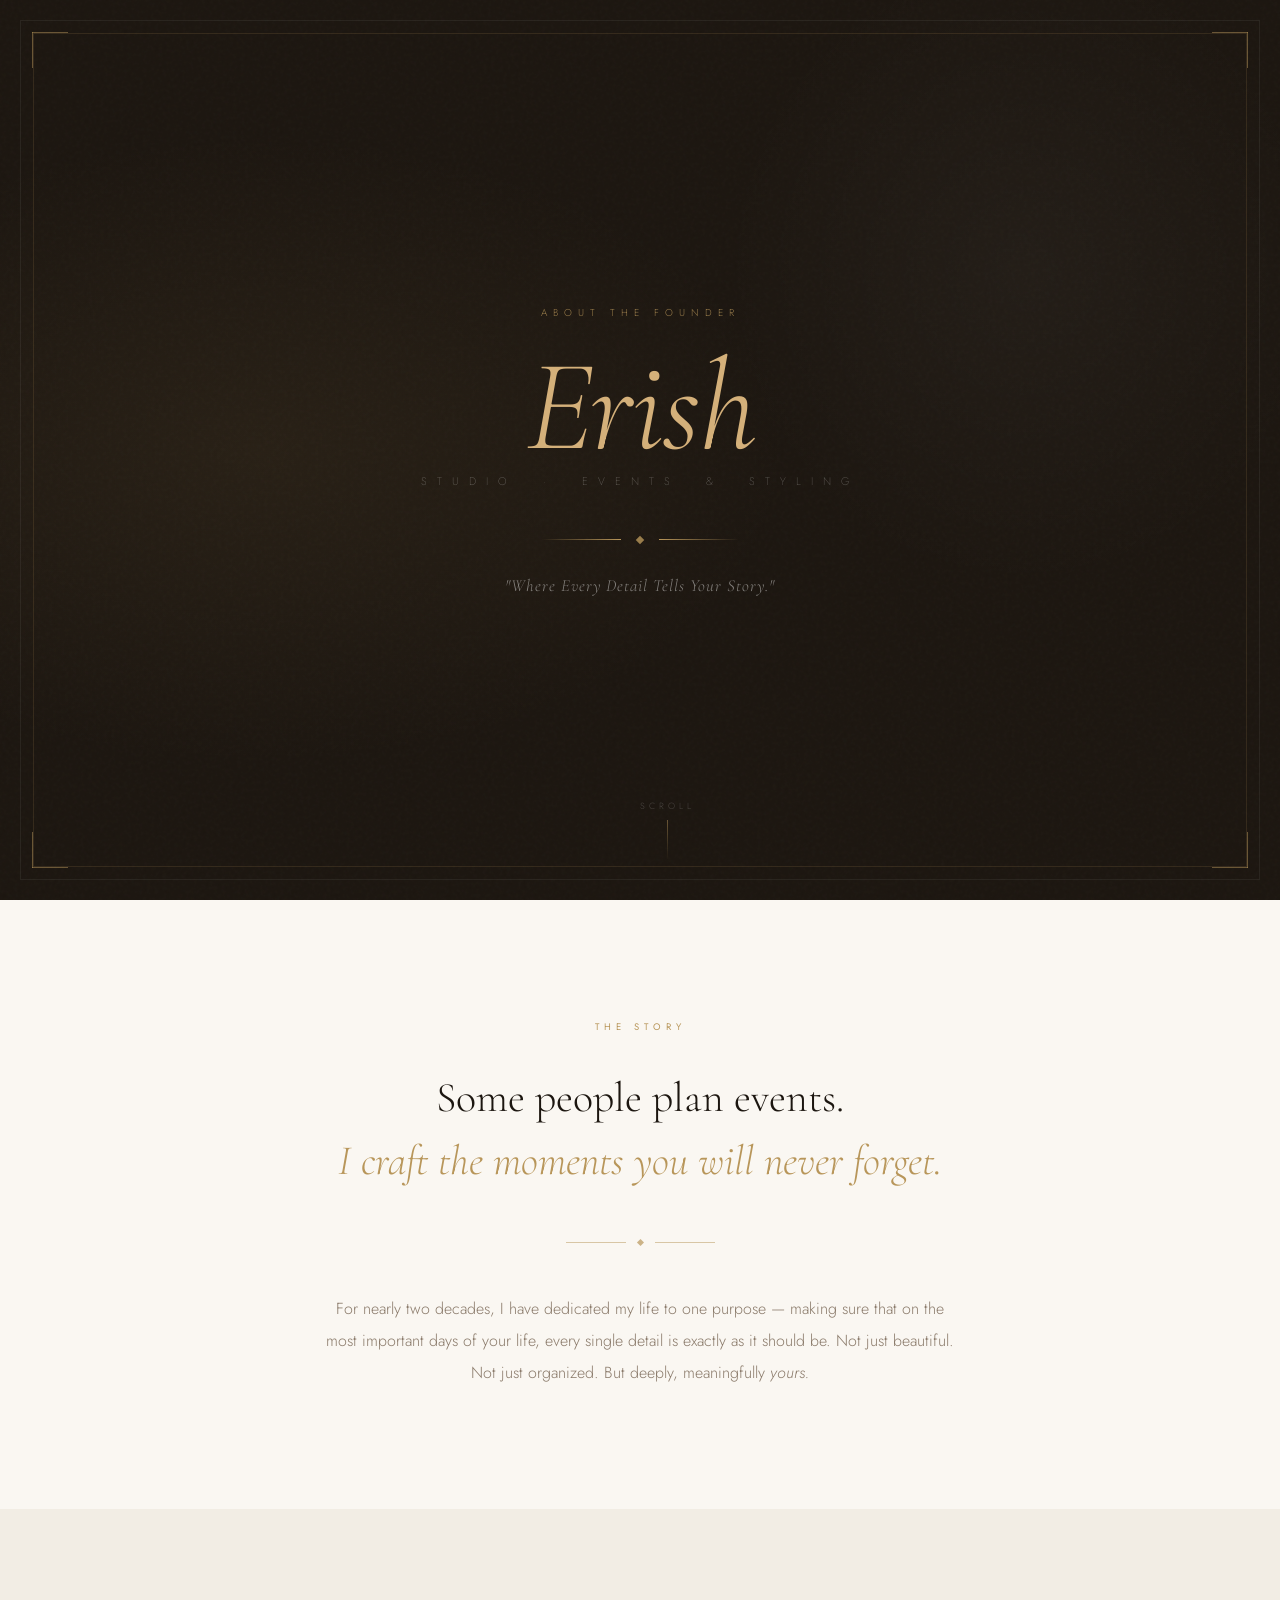
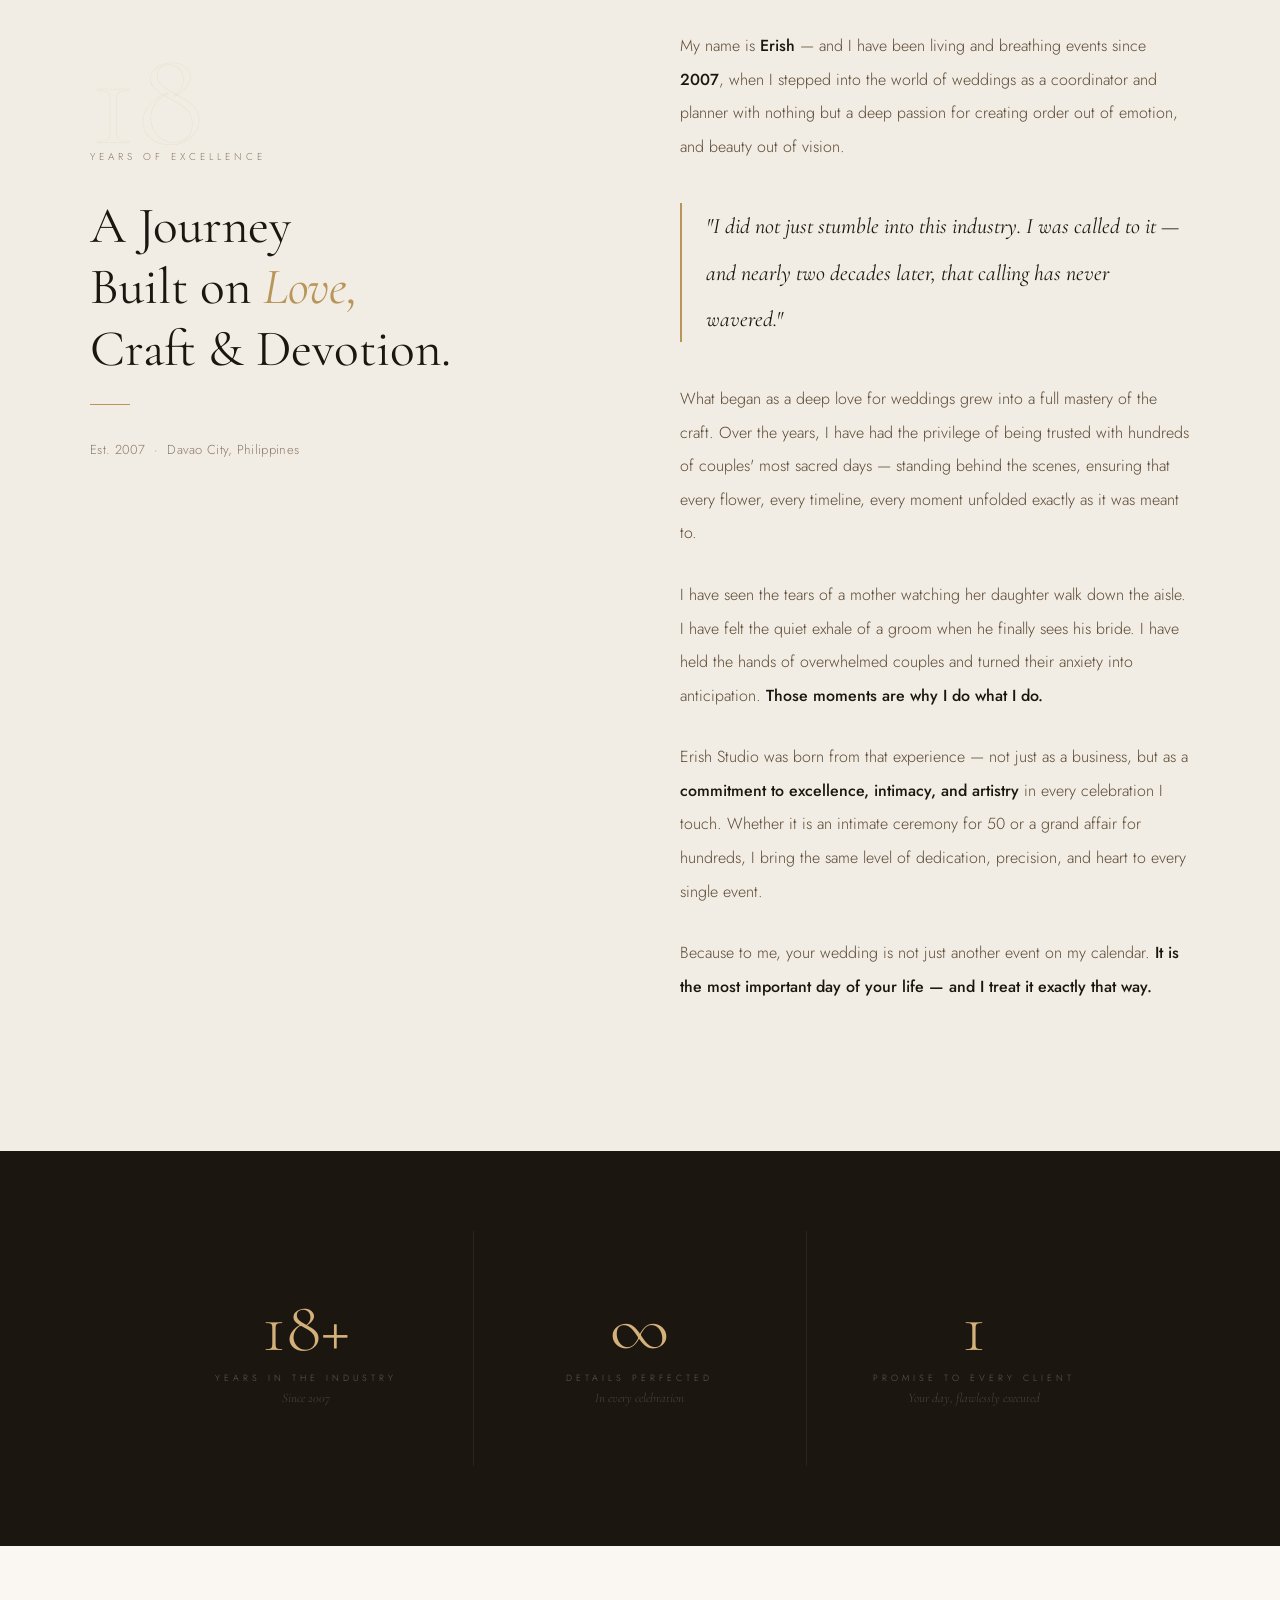
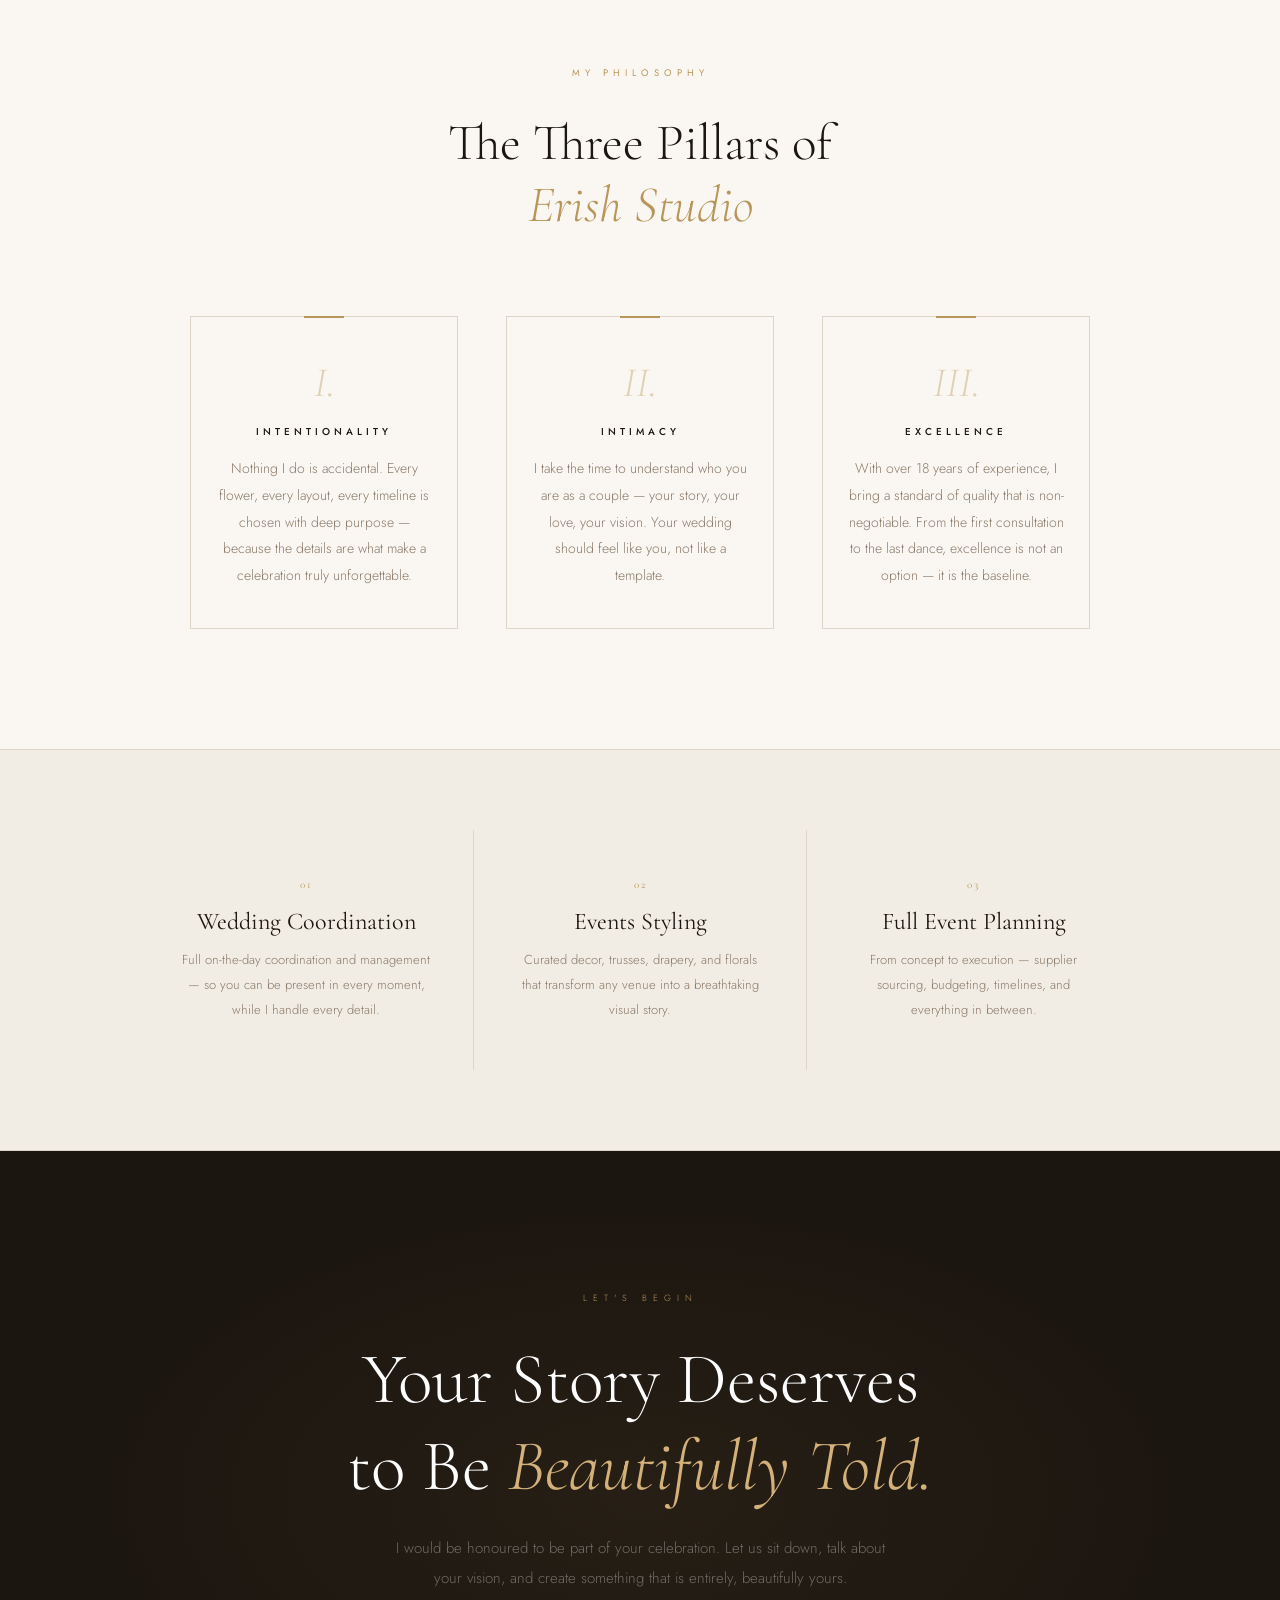
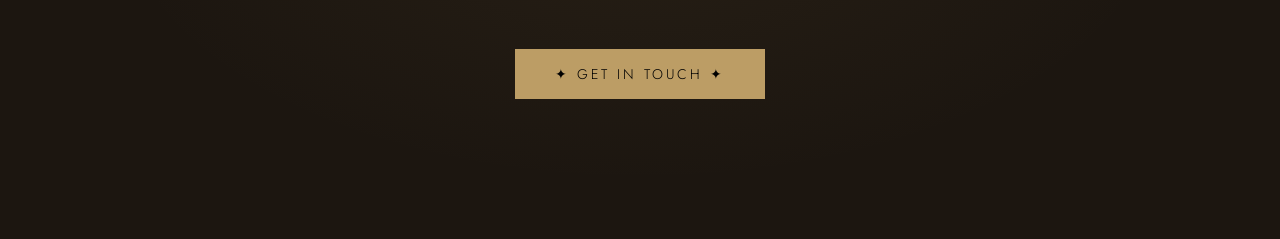
<file: about.html>
<!DOCTYPE html>
<html lang="en">
<head>
  <meta charset="UTF-8"/>
  <meta name="viewport" content="width=device-width, initial-scale=1.0"/>
  <title>About — Erish Studio Events & Styling</title>
  <link href="https://fonts.googleapis.com/css2?family=Cormorant+Garamond:ital,wght@0,300;0,400;0,500;0,600;1,300;1,400;1,500&family=Jost:wght@200;300;400;500&display=swap" rel="stylesheet"/>
  <style>
    :root {
      --cream:     #FAF7F2;
      --warm:      #F2EDE4;
      --gold:      #B8965A;
      --gold-lt:   #D4B07A;
      --dark:      #1C1610;
      --charcoal:  #2E2620;
      --brown:     #5C4A35;
      --text:      #3A3028;
      --muted:     #8A7A6A;
      --border:    #DDD5C8;
    }

    *, *::before, *::after { box-sizing: border-box; margin: 0; padding: 0; }

    html { scroll-behavior: smooth; }

    body {
      background: var(--cream);
      color: var(--text);
      font-family: 'Jost', sans-serif;
      font-weight: 300;
      overflow-x: hidden;
    }

    /* ── HERO ───────────────────────────────────────── */
    .hero {
      position: relative;
      min-height: 100vh;
      background: var(--dark);
      display: flex;
      align-items: center;
      justify-content: center;
      overflow: hidden;
    }

    .hero::before {
      content: '';
      position: absolute;
      inset: 0;
      background:
        radial-gradient(ellipse 60% 50% at 20% 50%, rgba(184,150,90,0.08) 0%, transparent 70%),
        radial-gradient(ellipse 40% 60% at 80% 30%, rgba(255,255,255,0.03) 0%, transparent 60%);
    }

    /* grain texture */
    .hero::after {
      content: '';
      position: absolute;
      inset: 0;
      background-image: url("data:image/svg+xml,%3Csvg viewBox='0 0 256 256' xmlns='http://www.w3.org/2000/svg'%3E%3Cfilter id='noise'%3E%3CfeTurbulence type='fractalNoise' baseFrequency='0.9' numOctaves='4' stitchTiles='stitch'/%3E%3C/filter%3E%3Crect width='100%25' height='100%25' filter='url(%23noise)' opacity='0.04'/%3E%3C/svg%3E");
      opacity: 0.6;
      pointer-events: none;
    }

    /* border frame */
    .hero-frame {
      position: absolute;
      inset: 20px;
      border: 0.5px solid rgba(255,255,255,0.06);
      pointer-events: none;
    }
    .hero-frame::before {
      content: '';
      position: absolute;
      inset: 12px;
      border: 0.3px solid rgba(184,150,90,0.15);
    }

    /* corner accents */
    .corner {
      position: absolute;
      width: 36px;
      height: 36px;
    }
    .corner::before, .corner::after {
      content: '';
      position: absolute;
      background: var(--gold);
      opacity: 0.5;
    }
    .corner::before { width: 100%; height: 0.8px; top: 0; left: 0; }
    .corner::after  { width: 0.8px; height: 100%; top: 0; left: 0; }
    .corner.tr { top: 32px; right: 32px; transform: rotate(90deg); }
    .corner.bl { bottom: 32px; left: 32px; transform: rotate(270deg); }
    .corner.br { bottom: 32px; right: 32px; transform: rotate(180deg); }
    .corner.tl { top: 32px; left: 32px; }

    .hero-content {
      position: relative;
      z-index: 2;
      text-align: center;
      padding: 40px 24px;
      animation: fadeUp 1.2s ease both;
    }

    .eyebrow {
      font-family: 'Jost', sans-serif;
      font-weight: 300;
      font-size: 10px;
      letter-spacing: 6px;
      text-transform: uppercase;
      color: var(--gold);
      opacity: 0.8;
      margin-bottom: 28px;
    }

    .hero-name {
      font-family: 'Cormorant Garamond', serif;
      font-size: clamp(72px, 12vw, 130px);
      font-weight: 300;
      color: #FFFFFF;
      line-height: 0.9;
      letter-spacing: -2px;
      margin-bottom: 8px;
    }

    .hero-name em {
      font-style: italic;
      color: var(--gold-lt);
    }

    .hero-studio {
      font-family: 'Jost', sans-serif;
      font-weight: 200;
      font-size: 11px;
      letter-spacing: 10px;
      text-transform: uppercase;
      color: rgba(255,255,255,0.35);
      margin-bottom: 48px;
    }

    .hero-divider {
      display: flex;
      align-items: center;
      justify-content: center;
      gap: 16px;
      margin-bottom: 32px;
    }
    .hero-divider .line {
      width: 80px;
      height: 0.5px;
      background: linear-gradient(to right, transparent, var(--gold));
    }
    .hero-divider .line.r {
      background: linear-gradient(to left, transparent, var(--gold));
    }
    .hero-divider .diamond {
      width: 6px; height: 6px;
      background: var(--gold);
      transform: rotate(45deg);
      opacity: 0.8;
    }

    .hero-tagline {
      font-family: 'Cormorant Garamond', serif;
      font-size: 17px;
      font-style: italic;
      font-weight: 300;
      color: rgba(255,255,255,0.45);
      letter-spacing: 1px;
    }

    .scroll-cue {
      position: absolute;
      bottom: 40px;
      left: 50%;
      transform: translateX(-50%);
      display: flex;
      flex-direction: column;
      align-items: center;
      gap: 8px;
      animation: fadeUp 1.6s ease both;
    }
    .scroll-cue span {
      font-size: 9px;
      letter-spacing: 4px;
      text-transform: uppercase;
      color: rgba(255,255,255,0.2);
    }
    .scroll-cue .line-down {
      width: 0.5px;
      height: 40px;
      background: linear-gradient(to bottom, var(--gold), transparent);
      opacity: 0.5;
      animation: pulse 2s ease infinite;
    }

    /* ── INTRO SECTION ──────────────────────────────── */
    .intro {
      background: var(--cream);
      padding: 120px 24px;
      max-width: 860px;
      margin: 0 auto;
      text-align: center;
    }

    .section-label {
      font-family: 'Jost', sans-serif;
      font-weight: 400;
      font-size: 9.5px;
      letter-spacing: 5px;
      text-transform: uppercase;
      color: var(--gold);
      margin-bottom: 32px;
      display: block;
    }

    .intro-quote {
      font-family: 'Cormorant Garamond', serif;
      font-size: clamp(28px, 4vw, 42px);
      font-weight: 300;
      line-height: 1.5;
      color: var(--dark);
      margin-bottom: 48px;
    }

    .intro-quote em {
      font-style: italic;
      color: var(--gold);
    }

    .gold-divider {
      display: flex;
      align-items: center;
      justify-content: center;
      gap: 12px;
      margin: 0 auto 48px;
    }
    .gold-divider .gl {
      width: 60px; height: 0.5px;
      background: var(--gold);
      opacity: 0.5;
    }
    .gold-divider .gd {
      width: 5px; height: 5px;
      background: var(--gold);
      transform: rotate(45deg);
      opacity: 0.7;
    }

    .intro-body {
      font-family: 'Jost', sans-serif;
      font-weight: 300;
      font-size: 16px;
      line-height: 2;
      color: var(--muted);
      max-width: 640px;
      margin: 0 auto;
    }

    /* ── STORY SECTION ──────────────────────────────── */
    .story {
      background: var(--warm);
      padding: 120px 24px;
    }

    .story-inner {
      max-width: 1100px;
      margin: 0 auto;
      display: grid;
      grid-template-columns: 1fr 1fr;
      gap: 80px;
      align-items: start;
    }

    .story-left {
      position: sticky;
      top: 100px;
    }

    .story-number {
      font-family: 'Cormorant Garamond', serif;
      font-size: 140px;
      font-weight: 300;
      color: transparent;
      -webkit-text-stroke: 0.5px var(--gold);
      opacity: 0.15;
      line-height: 1;
      margin-bottom: -20px;
    }

    .story-heading {
      font-family: 'Cormorant Garamond', serif;
      font-size: clamp(36px, 4vw, 52px);
      font-weight: 400;
      color: var(--dark);
      line-height: 1.2;
      margin-bottom: 24px;
    }

    .story-heading em {
      font-style: italic;
      color: var(--gold);
    }

    .story-sub {
      font-family: 'Jost', sans-serif;
      font-size: 10px;
      letter-spacing: 4px;
      text-transform: uppercase;
      color: var(--muted);
      margin-bottom: 32px;
    }

    .story-line {
      width: 40px;
      height: 1px;
      background: var(--gold);
      margin-bottom: 32px;
    }

    .story-right p {
      font-family: 'Jost', sans-serif;
      font-weight: 300;
      font-size: 16px;
      line-height: 2.1;
      color: var(--brown);
      margin-bottom: 28px;
    }

    .story-right p strong {
      font-weight: 500;
      color: var(--dark);
    }

    .story-right p.highlight {
      font-family: 'Cormorant Garamond', serif;
      font-size: 22px;
      font-style: italic;
      font-weight: 400;
      color: var(--dark);
      border-left: 2px solid var(--gold);
      padding-left: 24px;
      margin: 40px 0;
    }

    /* ── STATS ──────────────────────────────────────── */
    .stats {
      background: var(--dark);
      padding: 80px 24px;
    }

    .stats-inner {
      max-width: 1000px;
      margin: 0 auto;
      display: grid;
      grid-template-columns: repeat(3, 1fr);
      gap: 1px;
      background: rgba(255,255,255,0.06);
    }

    .stat-item {
      background: var(--dark);
      padding: 60px 40px;
      text-align: center;
    }

    .stat-num {
      font-family: 'Cormorant Garamond', serif;
      font-size: 72px;
      font-weight: 300;
      color: var(--gold-lt);
      line-height: 1;
      margin-bottom: 8px;
    }

    .stat-label {
      font-family: 'Jost', sans-serif;
      font-size: 9px;
      letter-spacing: 4px;
      text-transform: uppercase;
      color: rgba(255,255,255,0.3);
    }

    .stat-sub {
      font-family: 'Cormorant Garamond', serif;
      font-size: 13px;
      font-style: italic;
      color: rgba(255,255,255,0.2);
      margin-top: 6px;
    }

    /* ── PHILOSOPHY ─────────────────────────────────── */
    .philosophy {
      background: var(--cream);
      padding: 120px 24px;
      max-width: 900px;
      margin: 0 auto;
    }

    .phil-header {
      text-align: center;
      margin-bottom: 80px;
    }

    .phil-title {
      font-family: 'Cormorant Garamond', serif;
      font-size: clamp(36px, 4vw, 52px);
      font-weight: 300;
      color: var(--dark);
      margin-bottom: 16px;
    }

    .phil-title em { font-style: italic; color: var(--gold); }

    .pillars {
      display: grid;
      grid-template-columns: repeat(3, 1fr);
      gap: 48px;
    }

    .pillar {
      text-align: center;
      padding: 40px 24px;
      border: 0.5px solid var(--border);
      position: relative;
    }

    .pillar::before {
      content: '';
      position: absolute;
      top: -1px; left: 50%;
      transform: translateX(-50%);
      width: 40px;
      height: 2px;
      background: var(--gold);
    }

    .pillar-icon {
      font-family: 'Cormorant Garamond', serif;
      font-size: 42px;
      font-weight: 300;
      font-style: italic;
      color: var(--gold);
      opacity: 0.4;
      margin-bottom: 16px;
      display: block;
    }

    .pillar-title {
      font-family: 'Jost', sans-serif;
      font-weight: 500;
      font-size: 10px;
      letter-spacing: 4px;
      text-transform: uppercase;
      color: var(--dark);
      margin-bottom: 16px;
    }

    .pillar-text {
      font-family: 'Jost', sans-serif;
      font-weight: 300;
      font-size: 14px;
      line-height: 1.9;
      color: var(--muted);
    }

    /* ── WHAT I DO ───────────────────────────────────── */
    .services-strip {
      background: var(--warm);
      padding: 80px 24px;
      border-top: 0.5px solid var(--border);
      border-bottom: 0.5px solid var(--border);
    }

    .services-inner {
      max-width: 1000px;
      margin: 0 auto;
      display: flex;
      gap: 0;
      align-items: stretch;
    }

    .service-col {
      flex: 1;
      padding: 48px 40px;
      border-right: 0.5px solid var(--border);
      text-align: center;
    }

    .service-col:last-child { border-right: none; }

    .service-num {
      font-family: 'Cormorant Garamond', serif;
      font-size: 11px;
      font-weight: 400;
      color: var(--gold);
      letter-spacing: 2px;
      margin-bottom: 16px;
      display: block;
    }

    .service-title {
      font-family: 'Cormorant Garamond', serif;
      font-size: 24px;
      font-weight: 400;
      color: var(--dark);
      margin-bottom: 12px;
    }

    .service-desc {
      font-family: 'Jost', sans-serif;
      font-weight: 300;
      font-size: 13px;
      line-height: 1.9;
      color: var(--muted);
    }

    /* ── CLOSING CTA ─────────────────────────────────── */
    .closing {
      background: var(--dark);
      padding: 140px 24px;
      text-align: center;
      position: relative;
      overflow: hidden;
    }

    .closing::before {
      content: '';
      position: absolute;
      inset: 0;
      background: radial-gradient(ellipse 60% 60% at 50% 50%, rgba(184,150,90,0.07) 0%, transparent 70%);
    }

    .closing-eyebrow {
      font-family: 'Jost', sans-serif;
      font-size: 9px;
      letter-spacing: 6px;
      text-transform: uppercase;
      color: var(--gold);
      opacity: 0.7;
      margin-bottom: 32px;
    }

    .closing-title {
      font-family: 'Cormorant Garamond', serif;
      font-size: clamp(36px, 6vw, 72px);
      font-weight: 300;
      color: #FFFFFF;
      line-height: 1.2;
      margin-bottom: 24px;
    }

    .closing-title em { font-style: italic; color: var(--gold-lt); }

    .closing-body {
      font-family: 'Jost', sans-serif;
      font-weight: 300;
      font-size: 15px;
      line-height: 2;
      color: rgba(255,255,255,0.35);
      max-width: 500px;
      margin: 0 auto 56px;
    }

    .btn {
      display: inline-block;
      font-family: 'Jost', sans-serif;
      font-weight: 400;
      font-size: 10px;
      letter-spacing: 5px;
      text-transform: uppercase;
      color: var(--dark);
      background: var(--gold-lt);
      padding: 18px 48px;
      text-decoration: none;
      transition: all 0.3s ease;
      position: relative;
    }

    .btn:hover {
      background: #FFFFFF;
      letter-spacing: 6px;
    }

    /* ── ANIMATIONS ──────────────────────────────────── */
    @keyframes fadeUp {
      from { opacity: 0; transform: translateY(30px); }
      to   { opacity: 1; transform: translateY(0); }
    }

    @keyframes pulse {
      0%, 100% { opacity: 0.5; }
      50%       { opacity: 1; }
    }

    .reveal {
      opacity: 0;
      transform: translateY(24px);
      transition: opacity 0.8s ease, transform 0.8s ease;
    }

    .reveal.visible {
      opacity: 1;
      transform: translateY(0);
    }

    /* ── RESPONSIVE ──────────────────────────────────── */
    @media (max-width: 768px) {
      .story-inner { grid-template-columns: 1fr; gap: 40px; }
      .story-left { position: static; }
      .story-number { font-size: 80px; }
      .stats-inner { grid-template-columns: 1fr; }
      .pillars { grid-template-columns: 1fr; gap: 24px; }
      .services-inner { flex-direction: column; }
      .service-col { border-right: none; border-bottom: 0.5px solid var(--border); }
      .service-col:last-child { border-bottom: none; }
    }
  </style>
</head>
<body>

  <!-- ── HERO ──────────────────────────────────────── -->
  <section class="hero">
    <div class="hero-frame"></div>
    <div class="corner tl"></div>
    <div class="corner tr"></div>
    <div class="corner bl"></div>
    <div class="corner br"></div>

    <div class="hero-content">
      <p class="eyebrow">About the Founder</p>
      <h1 class="hero-name"><em>Erish</em></h1>
      <p class="hero-studio">Studio &nbsp;·&nbsp; Events &nbsp;&amp;&nbsp; Styling</p>

      <div class="hero-divider">
        <div class="line"></div>
        <div class="diamond"></div>
        <div class="line r"></div>
      </div>

      <p class="hero-tagline">"Where Every Detail Tells Your Story."</p>
    </div>

    <div class="scroll-cue">
      <span>Scroll</span>
      <div class="line-down"></div>
    </div>
  </section>

  <!-- ── INTRO ─────────────────────────────────────── -->
  <section class="intro">
    <span class="section-label reveal">The Story</span>

    <h2 class="intro-quote reveal">
      Some people plan events.<br/>
      <em>I craft the moments you will never forget.</em>
    </h2>

    <div class="gold-divider reveal">
      <div class="gl"></div>
      <div class="gd"></div>
      <div class="gl"></div>
    </div>

    <p class="intro-body reveal">
      For nearly two decades, I have dedicated my life to one purpose — making sure that on the most important days of your life, every single detail is exactly as it should be. Not just beautiful. Not just organized. But deeply, meaningfully <em>yours.</em>
    </p>
  </section>

  <!-- ── STORY ─────────────────────────────────────── -->
  <section class="story">
    <div class="story-inner">

      <div class="story-left reveal">
        <div class="story-number">18</div>
        <p class="story-sub">Years of Excellence</p>
        <h2 class="story-heading">A Journey<br/>Built on <em>Love,</em><br/>Craft &amp; Devotion.</h2>
        <div class="story-line"></div>
        <p style="font-family:'Jost',sans-serif; font-weight:300; font-size:13px; color:var(--muted); line-height:2; letter-spacing:0.3px;">
          Est. 2007 &nbsp;·&nbsp; Davao City, Philippines
        </p>
      </div>

      <div class="story-right reveal">
        <p>
          My name is <strong>Erish</strong> — and I have been living and breathing events since <strong>2007</strong>, when I stepped into the world of weddings as a coordinator and planner with nothing but a deep passion for creating order out of emotion, and beauty out of vision.
        </p>

        <p class="highlight">
          "I did not just stumble into this industry. I was called to it — and nearly two decades later, that calling has never wavered."
        </p>

        <p>
          What began as a deep love for weddings grew into a full mastery of the craft. Over the years, I have had the privilege of being trusted with hundreds of couples' most sacred days — standing behind the scenes, ensuring that every flower, every timeline, every moment unfolded exactly as it was meant to.
        </p>

        <p>
          I have seen the tears of a mother watching her daughter walk down the aisle. I have felt the quiet exhale of a groom when he finally sees his bride. I have held the hands of overwhelmed couples and turned their anxiety into anticipation. <strong>Those moments are why I do what I do.</strong>
        </p>

        <p>
          Erish Studio was born from that experience — not just as a business, but as a <strong>commitment to excellence, intimacy, and artistry</strong> in every celebration I touch. Whether it is an intimate ceremony for 50 or a grand affair for hundreds, I bring the same level of dedication, precision, and heart to every single event.
        </p>

        <p>
          Because to me, your wedding is not just another event on my calendar. <strong>It is the most important day of your life — and I treat it exactly that way.</strong>
        </p>
      </div>

    </div>
  </section>

  <!-- ── STATS ─────────────────────────────────────── -->
  <section class="stats">
    <div class="stats-inner">
      <div class="stat-item reveal">
        <div class="stat-num">18+</div>
        <p class="stat-label">Years in the Industry</p>
        <p class="stat-sub">Since 2007</p>
      </div>
      <div class="stat-item reveal">
        <div class="stat-num">∞</div>
        <p class="stat-label">Details Perfected</p>
        <p class="stat-sub">In every celebration</p>
      </div>
      <div class="stat-item reveal">
        <div class="stat-num">1</div>
        <p class="stat-label">Promise to Every Client</p>
        <p class="stat-sub">Your day, flawlessly executed</p>
      </div>
    </div>
  </section>

  <!-- ── PHILOSOPHY ─────────────────────────────────── -->
  <section style="background:var(--cream); padding: 120px 24px;">
    <div style="max-width:900px; margin:0 auto;">
      <div class="phil-header reveal">
        <span class="section-label">My Philosophy</span>
        <h2 class="phil-title">The Three Pillars of<br/><em>Erish Studio</em></h2>
      </div>

      <div class="pillars">
        <div class="pillar reveal">
          <span class="pillar-icon">I.</span>
          <p class="pillar-title">Intentionality</p>
          <p class="pillar-text">Nothing I do is accidental. Every flower, every layout, every timeline is chosen with deep purpose — because the details are what make a celebration truly unforgettable.</p>
        </div>
        <div class="pillar reveal">
          <span class="pillar-icon">II.</span>
          <p class="pillar-title">Intimacy</p>
          <p class="pillar-text">I take the time to understand who you are as a couple — your story, your love, your vision. Your wedding should feel like you, not like a template.</p>
        </div>
        <div class="pillar reveal">
          <span class="pillar-icon">III.</span>
          <p class="pillar-title">Excellence</p>
          <p class="pillar-text">With over 18 years of experience, I bring a standard of quality that is non-negotiable. From the first consultation to the last dance, excellence is not an option — it is the baseline.</p>
        </div>
      </div>
    </div>
  </section>

  <!-- ── SERVICES STRIP ─────────────────────────────── -->
  <section class="services-strip">
    <div class="services-inner">
      <div class="service-col reveal">
        <span class="service-num">01</span>
        <h3 class="service-title">Wedding Coordination</h3>
        <p class="service-desc">Full on-the-day coordination and management — so you can be present in every moment, while I handle every detail.</p>
      </div>
      <div class="service-col reveal">
        <span class="service-num">02</span>
        <h3 class="service-title">Events Styling</h3>
        <p class="service-desc">Curated decor, trusses, drapery, and florals that transform any venue into a breathtaking visual story.</p>
      </div>
      <div class="service-col reveal">
        <span class="service-num">03</span>
        <h3 class="service-title">Full Event Planning</h3>
        <p class="service-desc">From concept to execution — supplier sourcing, budgeting, timelines, and everything in between.</p>
      </div>
    </div>
  </section>

  <!-- ── CLOSING ─────────────────────────────────────── -->
  <section class="closing">
    <p class="closing-eyebrow reveal">Let's Begin</p>
    <h2 class="closing-title reveal">
      Your Story Deserves<br/>
      to Be <em>Beautifully Told.</em>
    </h2>
    <p class="closing-body reveal">
      I would be honoured to be part of your celebration. Let us sit down, talk about your vision, and create something that is entirely, beautifully yours.
    </p>
 <a href="inquire.html" class="reveal" style="display: inline-block; background-color: #bc9d65; color: #000; padding: 15px 40px; text-decoration: none; font-family: inherit; font-size: 14px; letter-spacing: 3px; text-transform: uppercase;">✦ GET IN TOUCH ✦</a>
  </section>

  <script>
    // Scroll reveal
    const revealEls = document.querySelectorAll('.reveal');
    const observer = new IntersectionObserver((entries) => {
      entries.forEach((entry, i) => {
        if (entry.isIntersecting) {
          setTimeout(() => entry.target.classList.add('visible'), i * 80);
          observer.unobserve(entry.target);
        }
      });
    }, { threshold: 0.12 });
    revealEls.forEach(el => observer.observe(el));
  </script>
<script src="js/audio-manager.js"></script>
</body>
</html>
</file>
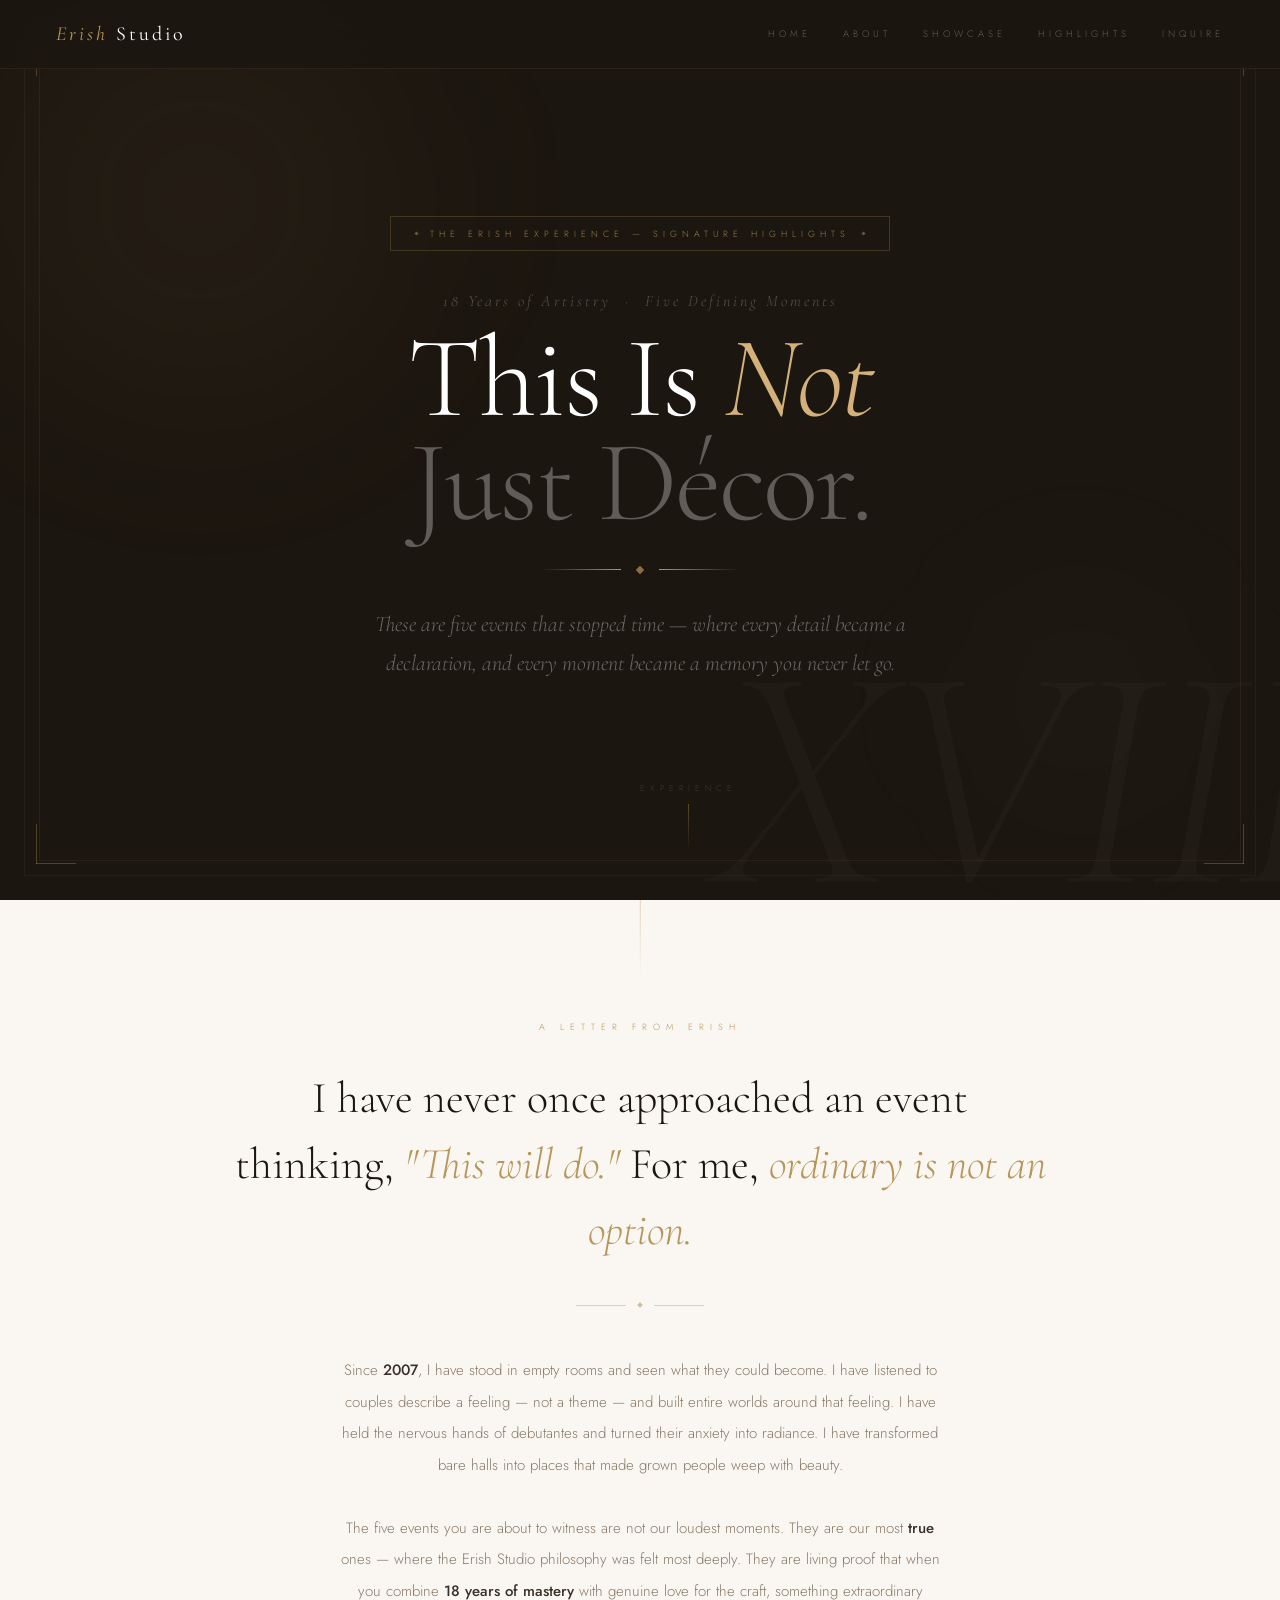
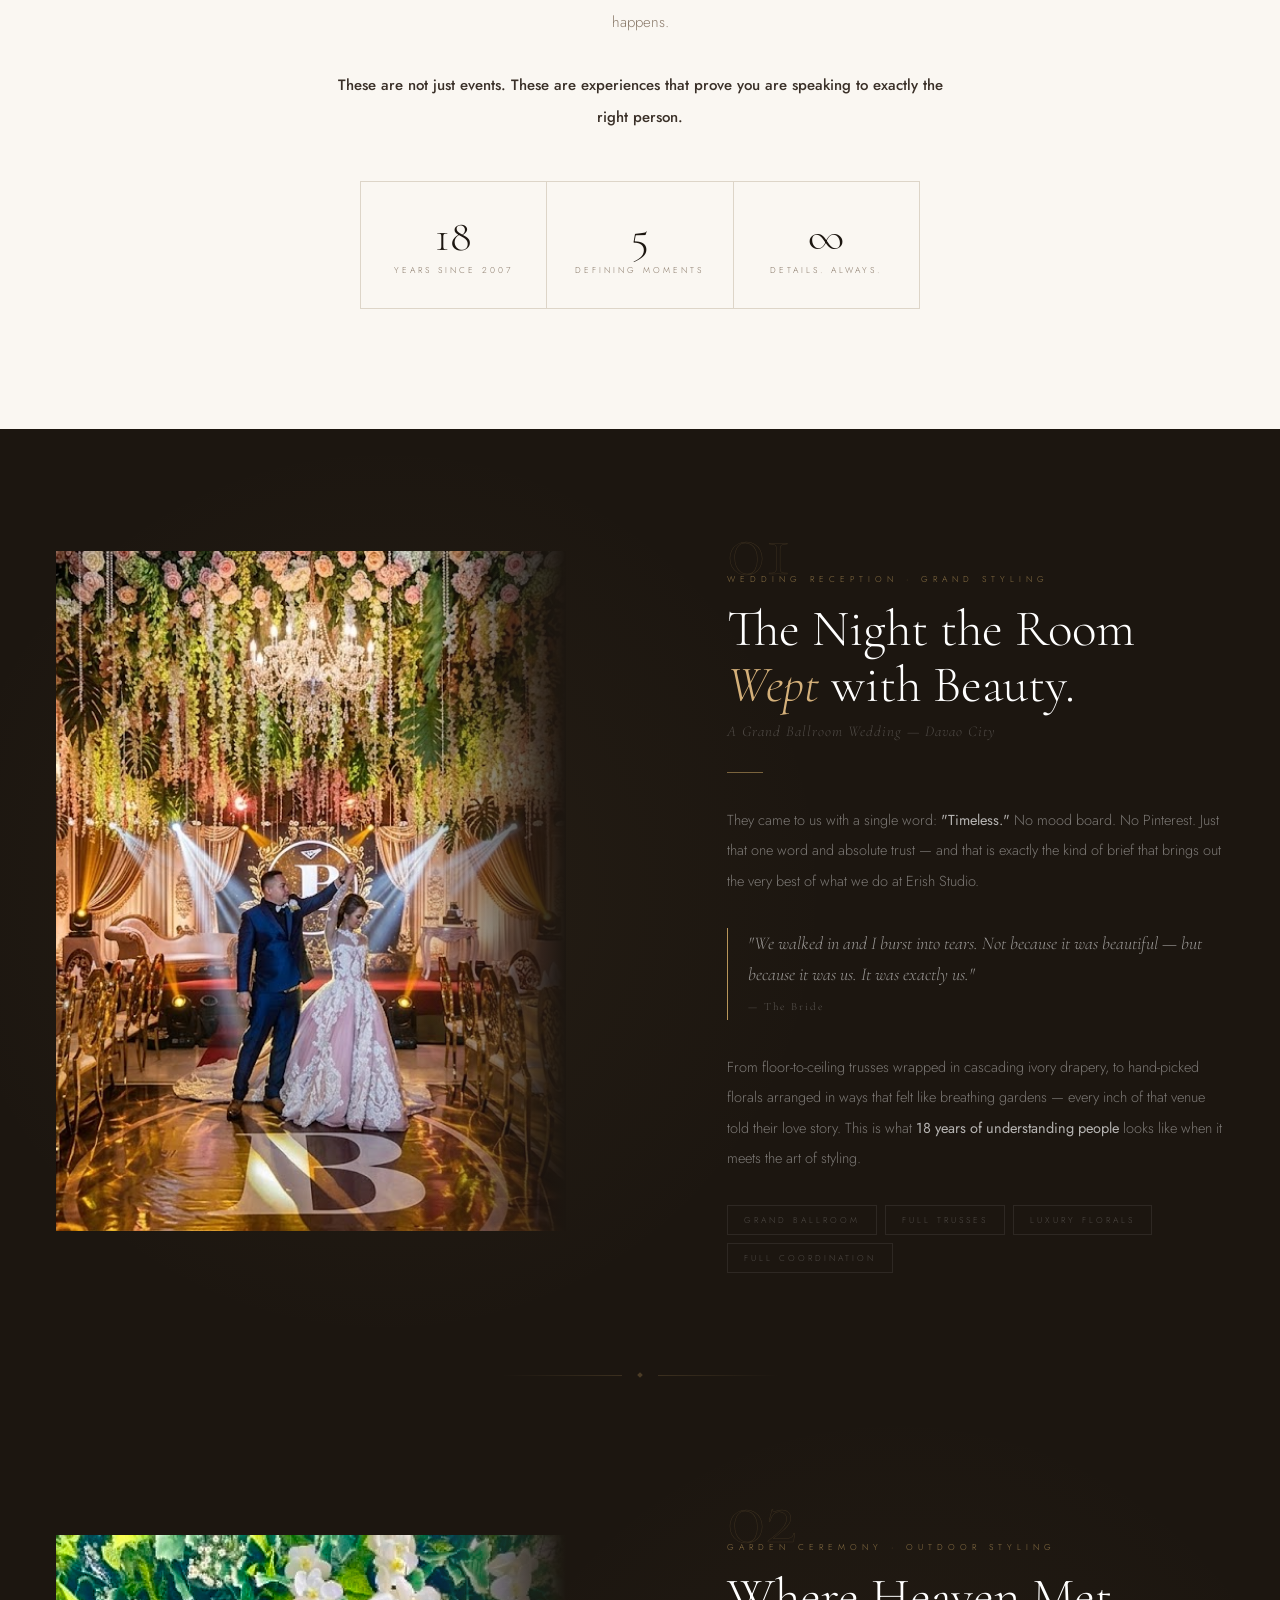
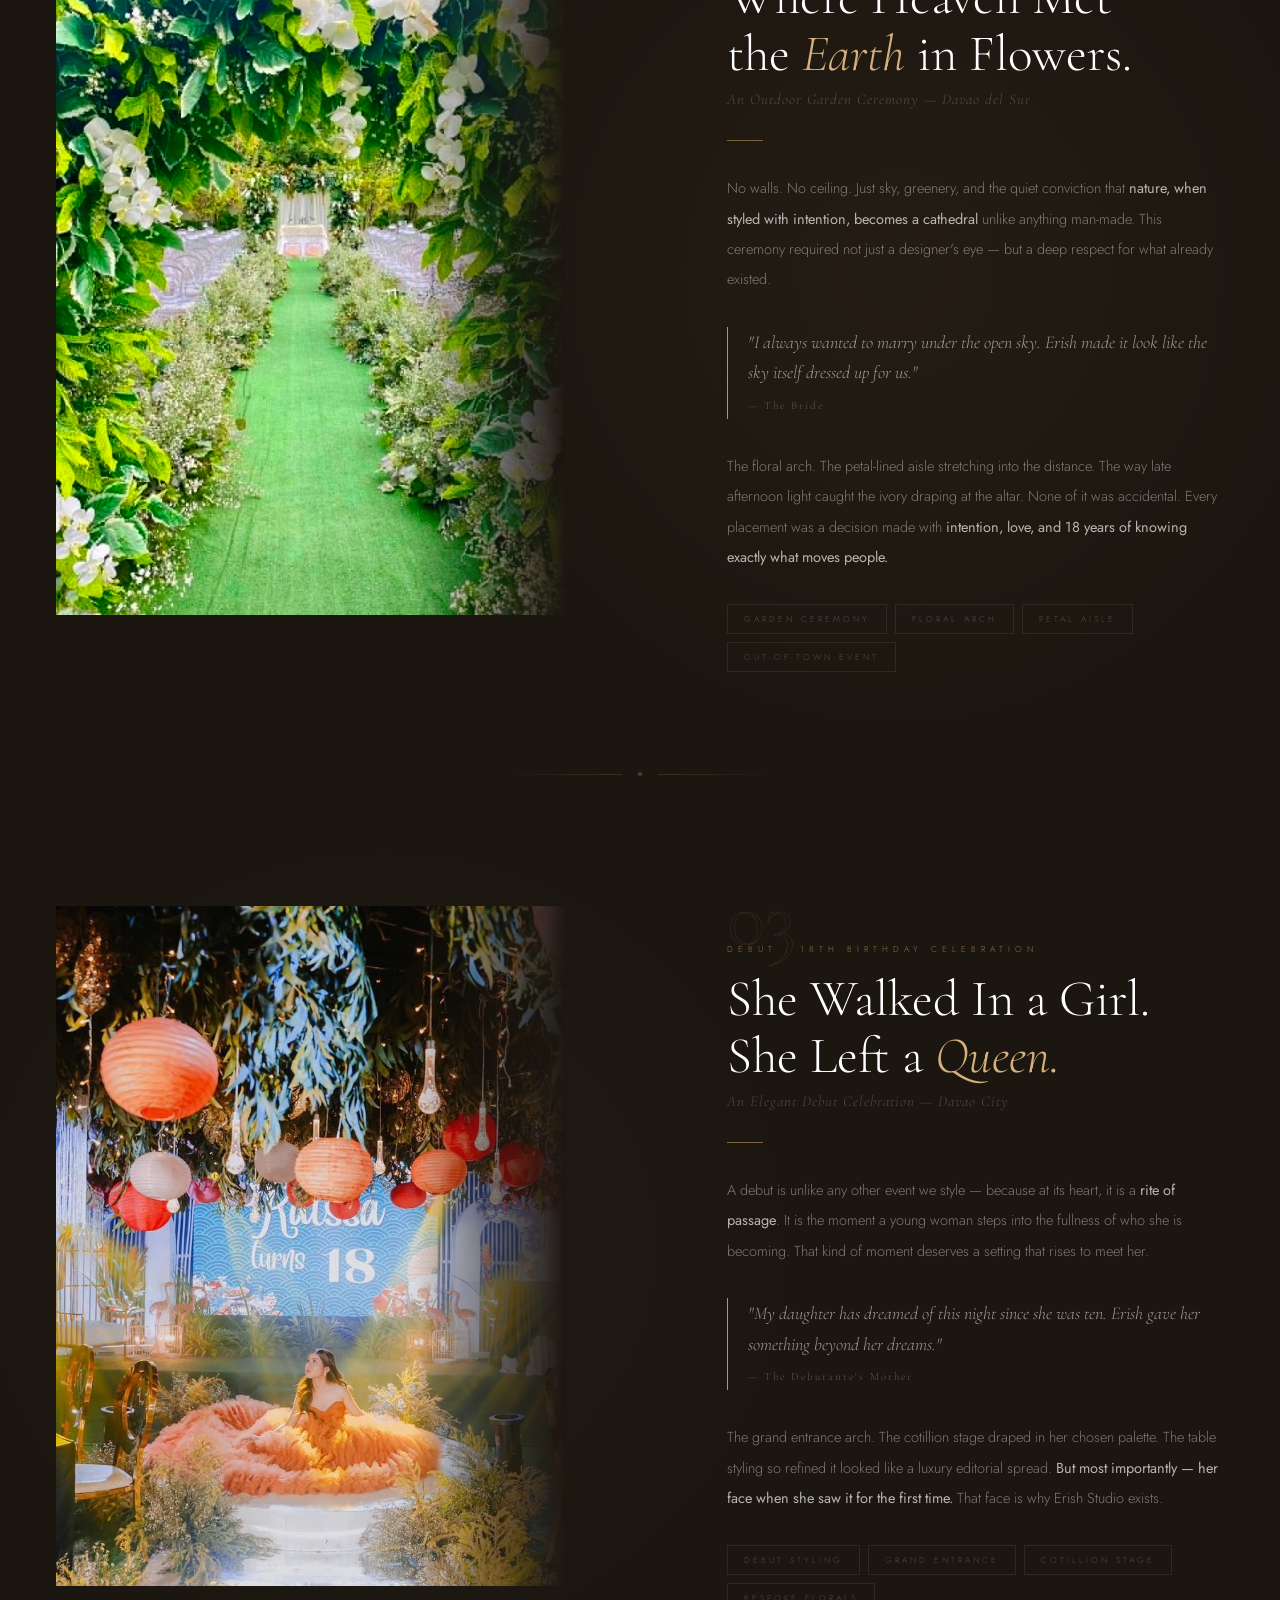
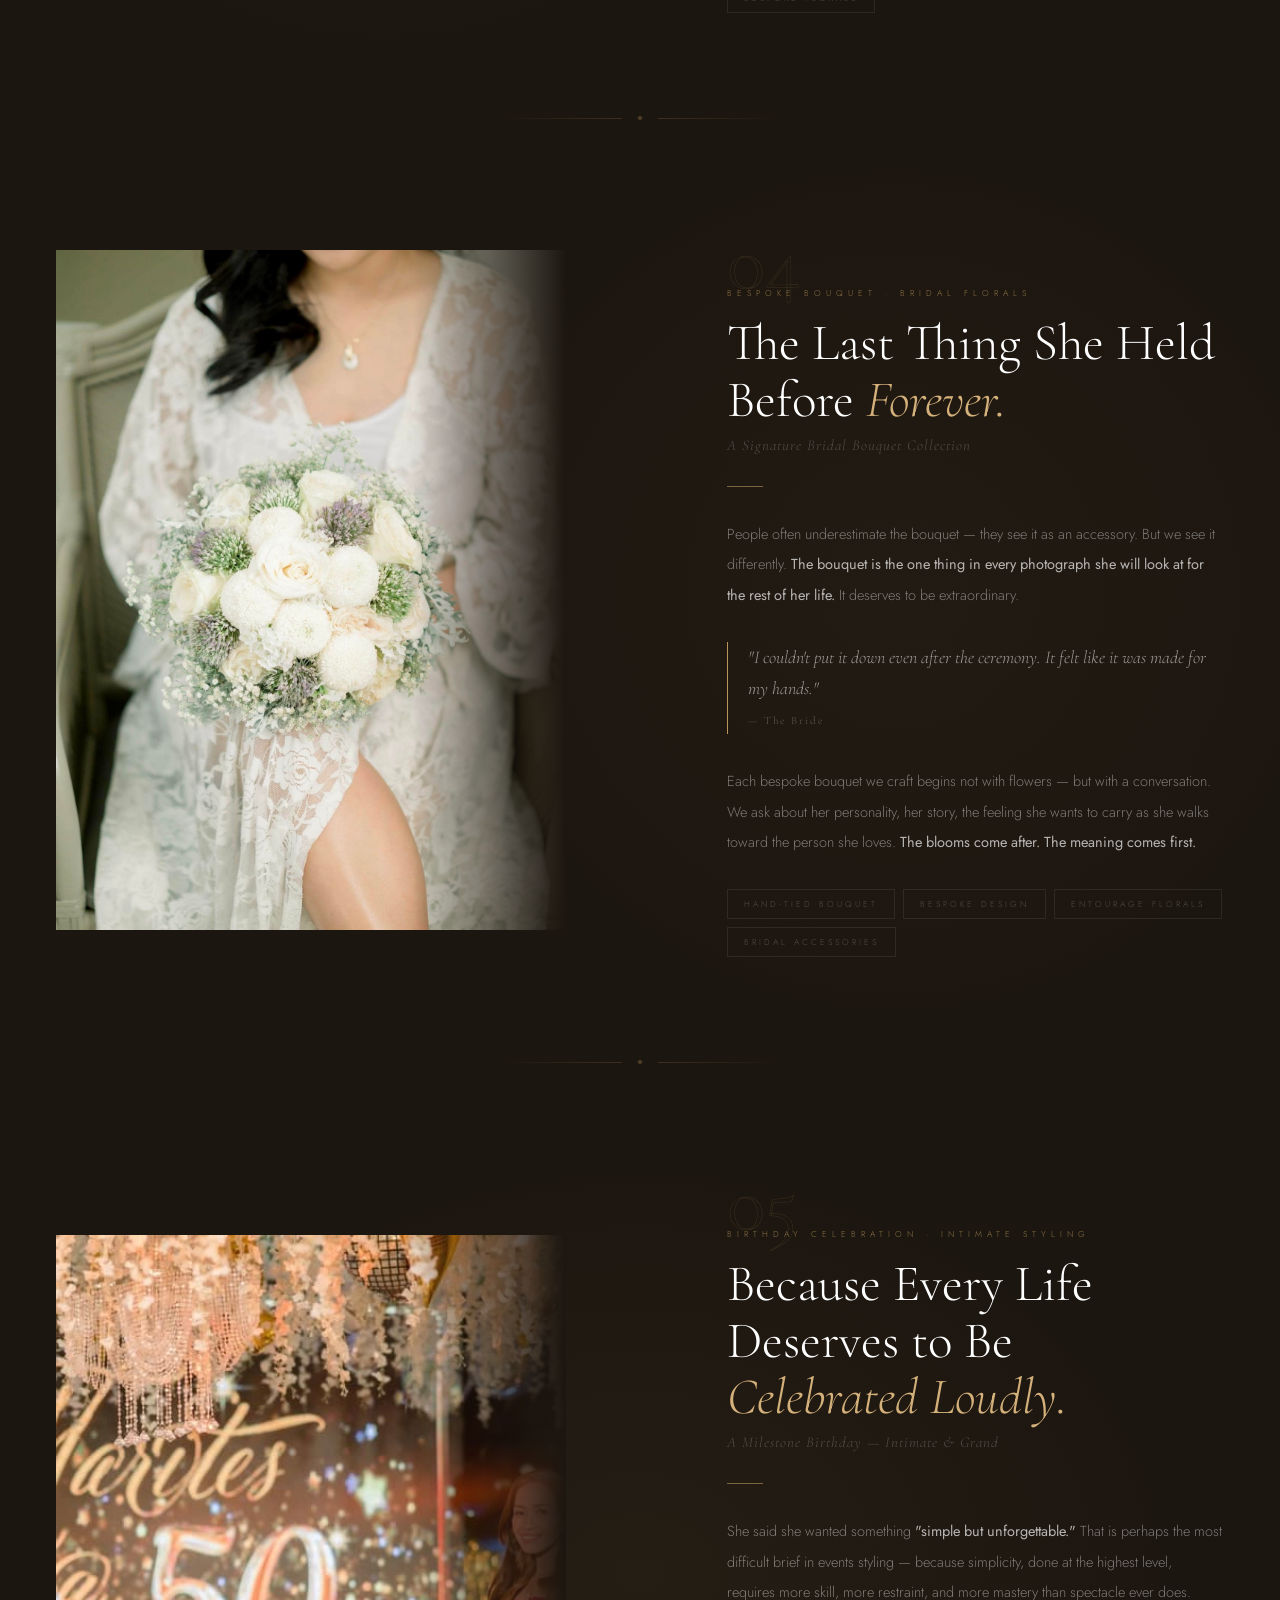
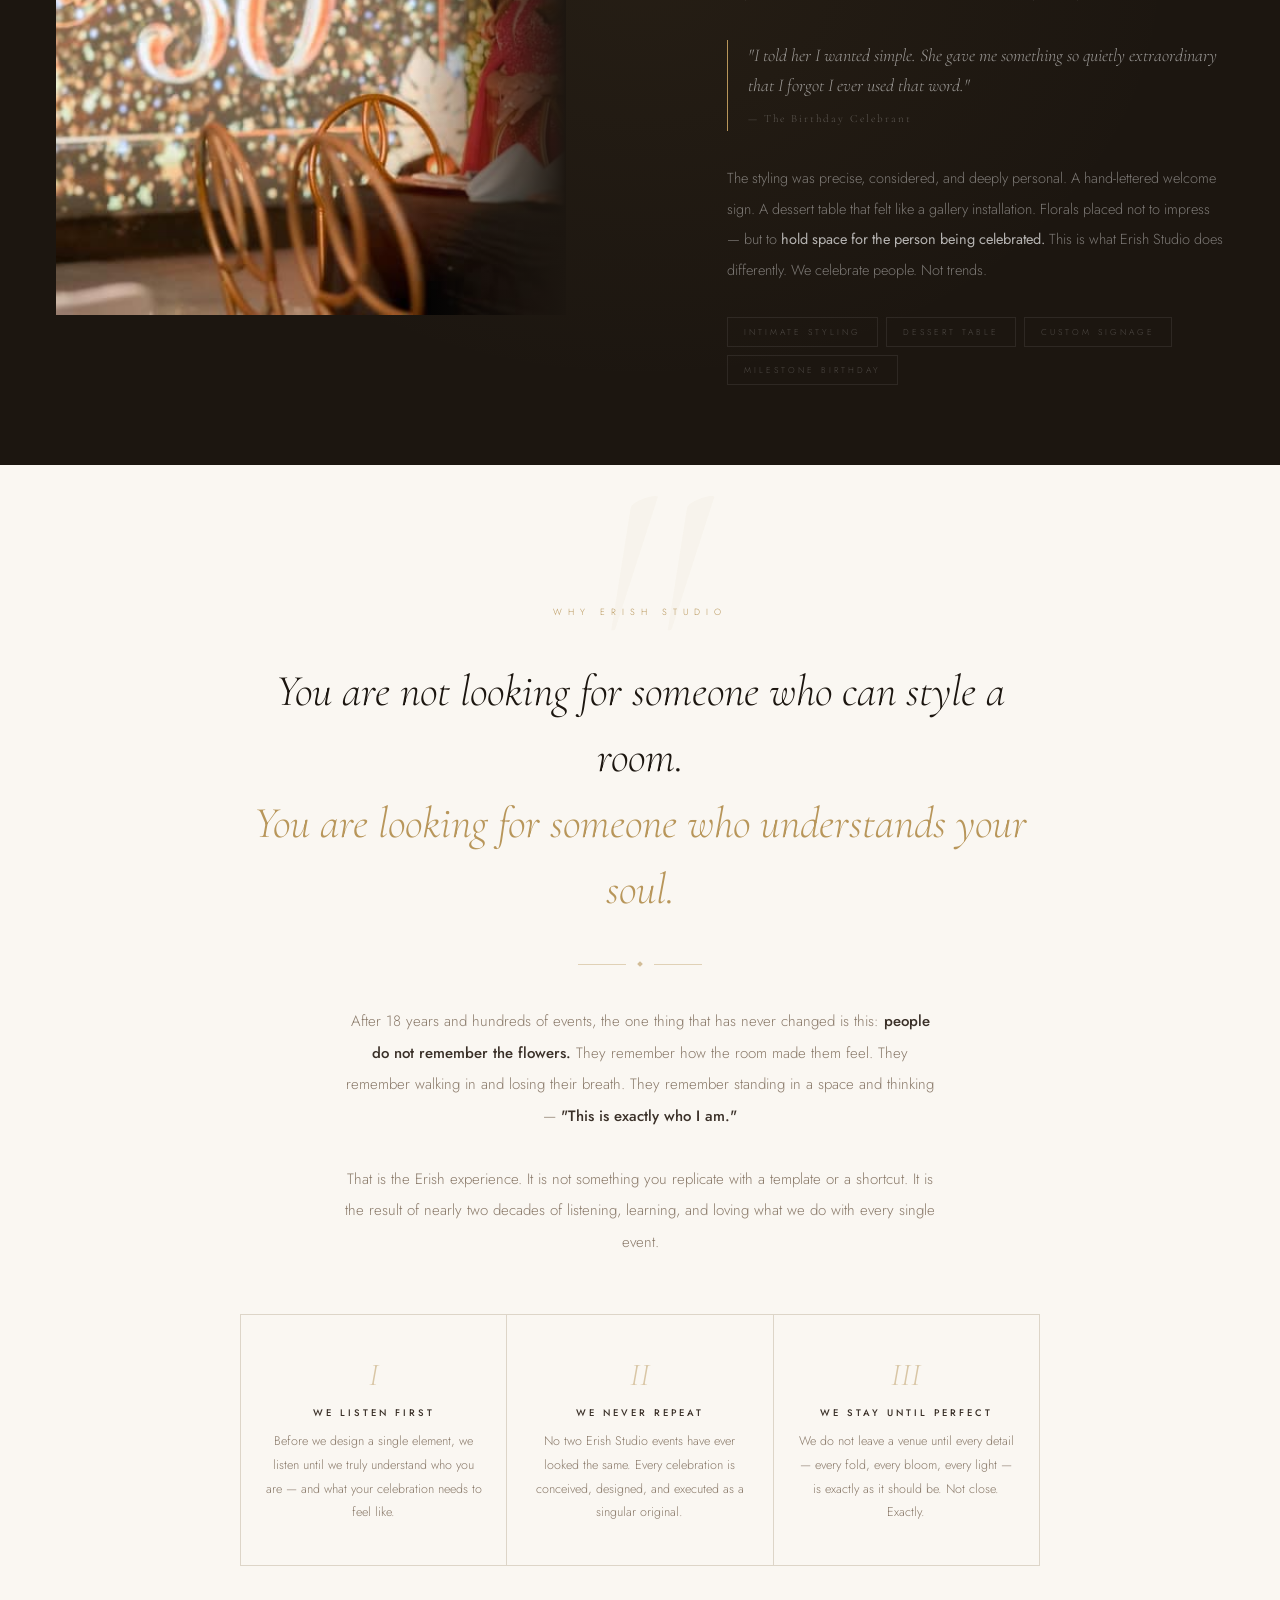
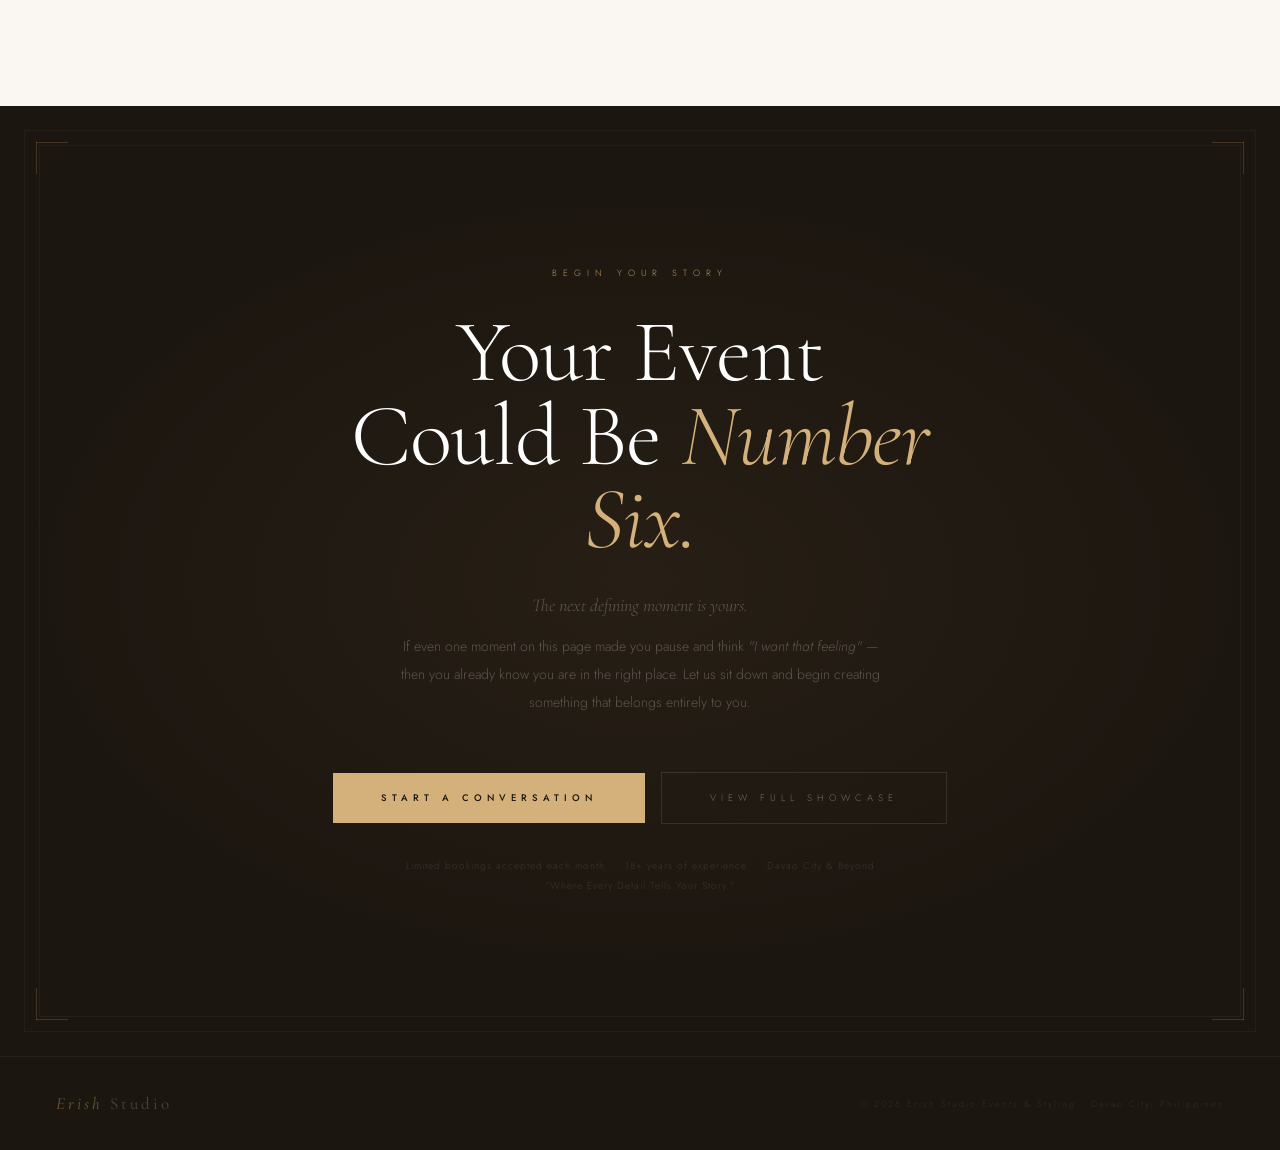
<file: highlights.html>
<!DOCTYPE html>
<html lang="en">
<head>
<meta charset="UTF-8"/>
<meta name="viewport" content="width=device-width, initial-scale=1.0"/>
<title>The Erish Experience — Signature Highlights</title>
<link href="https://fonts.googleapis.com/css2?family=Cormorant+Garamond:ital,wght@0,300;0,400;0,500;0,600;1,300;1,400;1,500;1,600&family=Jost:wght@200;300;400;500;600&display=swap" rel="stylesheet"/>
<style>
:root{
  --cream:#FAF7F2;--warm:#F2EDE4;--gold:#B8965A;--gold-lt:#D4B07A;
  --gold-dk:#8B6C38;--dark:#1C1610;--text:#3A3028;--muted:#8A7A6A;--border:#DDD5C8;
}
*,*::before,*::after{box-sizing:border-box;margin:0;padding:0;}
html{scroll-behavior:smooth;}
body{background:var(--dark);color:#fff;font-family:'Jost',sans-serif;font-weight:300;overflow-x:hidden;}

.preloader{position:fixed;inset:0;background:var(--dark);z-index:9999;display:flex;align-items:center;justify-content:center;flex-direction:column;gap:24px;transition:opacity 0.8s ease,visibility 0.8s ease;}
.preloader.hidden{opacity:0;visibility:hidden;}
.pre-logo{font-family:'Cormorant Garamond',serif;font-size:42px;font-weight:300;font-style:italic;color:rgba(255,255,255,0.15);letter-spacing:4px;animation:breathe 2s ease infinite;}
.pre-line{width:0;height:0.5px;background:var(--gold);animation:expand 1.8s ease forwards;}
@keyframes breathe{0%,100%{opacity:0.15;}50%{opacity:0.4;}}
@keyframes expand{to{width:120px;}}

nav{position:fixed;top:0;left:0;right:0;z-index:100;padding:22px 56px;display:flex;align-items:center;justify-content:space-between;background:rgba(28,22,16,0.88);backdrop-filter:blur(20px);border-bottom:0.5px solid rgba(184,150,90,0.1);}
.nav-logo{font-family:'Cormorant Garamond',serif;font-size:20px;font-weight:400;color:#fff;letter-spacing:3px;}
.nav-logo em{font-style:italic;color:var(--gold);}
.nav-links{display:flex;gap:32px;}
.nav-links a{font-size:9.5px;letter-spacing:4px;text-transform:uppercase;color:rgba(255,255,255,0.3);text-decoration:none;transition:color 0.3s;}
.nav-links a:hover{color:var(--gold);}

.c-hero{min-height:100vh;position:relative;overflow:hidden;display:flex;align-items:center;justify-content:center;background:var(--dark);}
.orb{position:absolute;border-radius:50%;filter:blur(80px);pointer-events:none;}
.orb-1{width:600px;height:600px;background:radial-gradient(circle,rgba(184,150,90,0.08) 0%,transparent 70%);top:-100px;left:-100px;animation:drift1 12s ease-in-out infinite;}
.orb-2{width:400px;height:400px;background:radial-gradient(circle,rgba(255,255,255,0.025) 0%,transparent 70%);bottom:0;right:0;animation:drift2 16s ease-in-out infinite;}
@keyframes drift1{0%,100%{transform:translate(0,0);}50%{transform:translate(60px,40px);}}
@keyframes drift2{0%,100%{transform:translate(0,0);}50%{transform:translate(-40px,-30px);}}
.hero-border{position:absolute;inset:24px;border:0.5px solid rgba(255,255,255,0.04);pointer-events:none;}
.hero-border::before{content:'';position:absolute;inset:14px;border:0.3px solid rgba(184,150,90,0.08);}
.cn{position:absolute;width:40px;height:40px;}
.cn::before,.cn::after{content:'';position:absolute;background:var(--gold);opacity:0.35;}
.cn::before{width:100%;height:0.7px;top:0;left:0;}
.cn::after{width:0.7px;height:100%;top:0;left:0;}
.cn.tl{top:36px;left:36px;}.cn.tr{top:36px;right:36px;transform:rotate(90deg);}
.cn.bl{bottom:36px;left:36px;transform:rotate(270deg);}.cn.br{bottom:36px;right:36px;transform:rotate(180deg);}
.hero-watermark{position:absolute;font-family:'Cormorant Garamond',serif;font-size:320px;font-weight:300;font-style:italic;color:rgba(255,255,255,0.02);line-height:1;user-select:none;right:-40px;bottom:-40px;letter-spacing:-10px;}
.hero-inner{position:relative;z-index:2;text-align:center;padding:40px 24px;max-width:900px;margin:0 auto;}
.hero-badge{display:inline-flex;align-items:center;gap:12px;border:0.5px solid rgba(184,150,90,0.25);padding:10px 24px;margin-bottom:40px;animation:fadeUp 1s ease both;}
.hero-badge span{font-size:9px;letter-spacing:5px;text-transform:uppercase;color:var(--gold);opacity:0.8;}
.hero-badge .bd{width:3px;height:3px;background:var(--gold);transform:rotate(45deg);opacity:0.5;}
.hero-sup{font-family:'Cormorant Garamond',serif;font-size:16px;font-style:italic;font-weight:300;color:rgba(255,255,255,0.25);letter-spacing:3px;margin-bottom:16px;display:block;animation:fadeUp 1s 0.1s ease both;}
.hero-title{font-family:'Cormorant Garamond',serif;font-size:clamp(52px,9vw,120px);font-weight:300;color:#fff;line-height:0.9;letter-spacing:-2px;margin-bottom:20px;animation:fadeUp 1s 0.2s ease both;}
.hero-title em{font-style:italic;color:var(--gold-lt);}
.hero-title .thin{font-weight:200;color:rgba(255,255,255,0.3);}
.hero-div{display:flex;align-items:center;justify-content:center;gap:16px;margin:32px auto;animation:fadeUp 1s 0.3s ease both;}
.hdl{width:80px;height:0.5px;background:linear-gradient(to right,transparent,var(--gold));}.hdl.r{background:linear-gradient(to left,transparent,var(--gold));}
.hdd{width:6px;height:6px;background:var(--gold);transform:rotate(45deg);opacity:0.7;}
.hero-desc{font-family:'Cormorant Garamond',serif;font-size:clamp(17px,2.5vw,22px);font-style:italic;font-weight:300;color:rgba(255,255,255,0.35);line-height:1.8;max-width:600px;margin:0 auto;animation:fadeUp 1s 0.4s ease both;}
.scroll-indicator{position:absolute;bottom:48px;left:50%;transform:translateX(-50%);display:flex;flex-direction:column;align-items:center;gap:10px;animation:fadeUp 1s 0.8s ease both;}
.scroll-indicator span{font-size:8.5px;letter-spacing:5px;text-transform:uppercase;color:rgba(255,255,255,0.15);}
.scroll-track{width:1px;height:48px;background:linear-gradient(to bottom,var(--gold),transparent);opacity:0.4;animation:sPulse 2s ease infinite;}
@keyframes sPulse{0%{transform:scaleY(0);transform-origin:top;}50%{transform:scaleY(1);transform-origin:top;}51%{transform-origin:bottom;}100%{transform:scaleY(0);transform-origin:bottom;}}

.manifesto{background:var(--cream);padding:120px 24px;position:relative;}
.manifesto::before{content:'';position:absolute;top:0;left:50%;transform:translateX(-50%);width:0.5px;height:80px;background:linear-gradient(to bottom,var(--gold),transparent);opacity:0.4;}
.manifesto-inner{max-width:820px;margin:0 auto;text-align:center;}
.m-label{font-size:9px;letter-spacing:6px;text-transform:uppercase;color:var(--gold);margin-bottom:32px;display:block;}
.m-pull{font-family:'Cormorant Garamond',serif;font-size:clamp(26px,4vw,44px);font-weight:300;color:var(--dark);line-height:1.5;margin-bottom:40px;}
.m-pull em{font-style:italic;color:var(--gold);}
.m-body{font-size:15px;line-height:2.1;color:var(--muted);max-width:620px;margin:0 auto 48px;}
.m-body strong{color:var(--text);font-weight:500;}
.m-div{display:flex;align-items:center;justify-content:center;gap:12px;margin:0 auto 48px;}
.mdl{width:50px;height:0.5px;background:var(--gold);opacity:0.4;}.mdd{width:4px;height:4px;background:var(--gold);transform:rotate(45deg);opacity:0.6;}
.m-stats{display:flex;align-items:stretch;border:0.5px solid var(--border);max-width:560px;margin:0 auto;}
.m-stat{flex:1;padding:32px 20px;text-align:center;border-right:0.5px solid var(--border);}
.m-stat:last-child{border-right:none;}
.msn{font-family:'Cormorant Garamond',serif;font-size:44px;font-weight:300;color:var(--dark);line-height:1;margin-bottom:6px;}
.msl{font-size:8.5px;letter-spacing:3px;text-transform:uppercase;color:var(--muted);}

.highlights{background:var(--dark);}
.hl-item{min-height:100vh;position:relative;overflow:hidden;display:flex;align-items:center;}
.hl-item:nth-child(odd) .hl-content{flex-direction:row;}
.hl-item:nth-child(even) .hl-content{flex-direction:row-reverse;}
.hl-item::before{content:'';position:absolute;inset:0;pointer-events:none;}
.h1::before{background:radial-gradient(ellipse 50% 70% at 30% 50%,rgba(184,150,90,0.06) 0%,transparent 70%);}
.h2::before{background:radial-gradient(ellipse 50% 70% at 70% 50%,rgba(184,150,90,0.05) 0%,transparent 70%);}
.h3::before{background:radial-gradient(ellipse 50% 70% at 30% 50%,rgba(255,255,255,0.02) 0%,transparent 70%);}
.h4::before{background:radial-gradient(ellipse 50% 70% at 70% 50%,rgba(184,150,90,0.04) 0%,transparent 70%);}
.h5::before{background:radial-gradient(ellipse 60% 60% at 50% 50%,rgba(184,150,90,0.06) 0%,transparent 70%);}
.hl-content{width:100%;max-width:1300px;margin:0 auto;display:flex;align-items:center;padding:80px 56px;gap:0;position:relative;z-index:2;}
.hl-visual{flex:0 0 52%;position:relative;}
.hl-img-frame{position:relative;aspect-ratio:3/4;max-height:680px;overflow:hidden;}
.hl-img-frame::before{content:'';position:absolute;inset:0;z-index:2;pointer-events:none;}
.hl-item:nth-child(odd) .hl-img-frame::before{background:linear-gradient(to right,transparent 70%,var(--dark) 100%);}
.hl-item:nth-child(even) .hl-img-frame::before{background:linear-gradient(to left,transparent 70%,var(--dark) 100%);}
.hl-img-inner{width:100%;height:100%;display:flex;align-items:center;justify-content:center;flex-direction:column;gap:16px;position:relative;transition:transform 0.8s ease;}
.hl-visual:hover .hl-img-inner{transform:scale(1.03);}
.ev1{background:linear-gradient(145deg,#1E1810 0%,#2E2416 40%,#241C0E 100%);}
.ev2{background:linear-gradient(145deg,#161820 0%,#20243A 40%,#1A1E30 100%);}
.ev3{background:linear-gradient(145deg,#1A1018 0%,#2C1A28 40%,#201418 100%);}
.ev4{background:linear-gradient(145deg,#101818 0%,#182828 40%,#142020 100%);}
.ev5{background:linear-gradient(145deg,#18100E 0%,#2A1814 40%,#201210 100%);}
.hl-img-number{font-family:'Cormorant Garamond',serif;font-size:120px;font-weight:300;font-style:italic;color:rgba(255,255,255,0.04);line-height:1;user-select:none;}
.hl-img-tag{font-size:9px;letter-spacing:5px;text-transform:uppercase;color:rgba(255,255,255,0.1);}
.hl-img-orn{display:flex;align-items:center;gap:8px;opacity:0.15;}
.hl-img-orn .ol{width:32px;height:0.5px;background:var(--gold-lt);}.hl-img-orn .od{width:4px;height:4px;background:var(--gold-lt);transform:rotate(45deg);}
.hl-add-photo{position:absolute;top:20px;font-size:8px;letter-spacing:4px;text-transform:uppercase;color:var(--gold);opacity:0.35;border:0.5px solid rgba(184,150,90,0.2);padding:8px 16px;z-index:3;}
.hl-item:nth-child(odd) .hl-add-photo{right:20px;}.hl-item:nth-child(even) .hl-add-photo{left:20px;}
.hl-rank{position:absolute;font-family:'Cormorant Garamond',serif;font-size:11px;font-style:italic;color:var(--gold);letter-spacing:2px;z-index:3;bottom:24px;}
.hl-item:nth-child(odd) .hl-rank{left:24px;}.hl-item:nth-child(even) .hl-rank{right:24px;}
.hl-text{flex:1;}
.hl-item:nth-child(odd) .hl-text{padding:0 0 0 64px;}.hl-item:nth-child(even) .hl-text{padding:0 64px 0 0;}
.hl-index{font-family:'Cormorant Garamond',serif;font-size:80px;font-weight:300;color:transparent;-webkit-text-stroke:0.5px rgba(184,150,90,0.2);line-height:1;margin-bottom:-16px;}
.hl-category{font-size:8.5px;letter-spacing:5px;text-transform:uppercase;color:var(--gold);opacity:0.7;margin-bottom:16px;display:block;}
.hl-title{font-family:'Cormorant Garamond',serif;font-size:clamp(36px,4vw,58px);font-weight:300;color:#fff;line-height:1.1;margin-bottom:8px;}
.hl-title em{font-style:italic;color:var(--gold-lt);}
.hl-subtitle{font-family:'Cormorant Garamond',serif;font-size:15px;font-weight:300;font-style:italic;color:rgba(255,255,255,0.22);margin-bottom:32px;letter-spacing:1px;}
.hl-line{width:36px;height:1px;background:var(--gold);margin-bottom:32px;opacity:0.6;}
.hl-story{font-size:14.5px;line-height:2.1;color:rgba(255,255,255,0.42);margin-bottom:28px;}
.hl-story strong{color:rgba(255,255,255,0.68);font-weight:400;}
.hl-pull{font-family:'Cormorant Garamond',serif;font-size:18px;font-style:italic;font-weight:300;color:rgba(255,255,255,0.55);border-left:1.5px solid var(--gold);padding-left:20px;margin:32px 0;line-height:1.7;}
.hl-tags{display:flex;flex-wrap:wrap;gap:8px;margin-top:32px;}
.hl-tag{font-size:8.5px;letter-spacing:3px;text-transform:uppercase;color:rgba(255,255,255,0.22);border:0.5px solid rgba(255,255,255,0.08);padding:8px 16px;}
.hl-divider{display:flex;align-items:center;justify-content:center;gap:16px;padding:20px 0;background:var(--dark);}
.hdiv-l{width:120px;height:0.5px;background:linear-gradient(to right,transparent,rgba(184,150,90,0.2));}.hdiv-l.r{background:linear-gradient(to left,transparent,rgba(184,150,90,0.2));}
.hdiv-d{width:4px;height:4px;background:rgba(184,150,90,0.3);transform:rotate(45deg);}

.testament{background:var(--cream);padding:140px 24px;position:relative;overflow:hidden;}
.testament::before{content:'"';position:absolute;top:-40px;left:50%;transform:translateX(-50%);font-family:'Cormorant Garamond',serif;font-size:400px;font-weight:300;font-style:italic;color:rgba(184,150,90,0.04);line-height:1;user-select:none;pointer-events:none;}
.testament-inner{max-width:800px;margin:0 auto;text-align:center;position:relative;z-index:2;}
.t-label{font-size:9px;letter-spacing:6px;text-transform:uppercase;color:var(--gold);margin-bottom:40px;display:block;}
.t-quote{font-family:'Cormorant Garamond',serif;font-size:clamp(26px,4vw,44px);font-weight:300;font-style:italic;color:var(--dark);line-height:1.5;margin-bottom:40px;}
.t-quote em{color:var(--gold);}
.t-div{display:flex;align-items:center;justify-content:center;gap:12px;margin:40px auto;}
.tdl{width:48px;height:0.5px;background:var(--gold);opacity:0.4;}.tdd{width:4px;height:4px;background:var(--gold);transform:rotate(45deg);opacity:0.6;}
.t-body{font-size:15px;line-height:2.1;color:var(--muted);max-width:600px;margin:0 auto 56px;}
.t-body strong{color:var(--text);font-weight:500;}
.trust-row{display:grid;grid-template-columns:repeat(3,1fr);gap:1px;background:var(--border);border:0.5px solid var(--border);max-width:800px;margin:0 auto;}
.trust-item{background:var(--cream);padding:40px 24px;text-align:center;}
.trust-icon{font-family:'Cormorant Garamond',serif;font-size:32px;font-style:italic;color:var(--gold);opacity:0.5;margin-bottom:12px;display:block;}
.trust-title{font-size:9.5px;letter-spacing:3px;text-transform:uppercase;color:var(--text);margin-bottom:10px;font-weight:500;}
.trust-body{font-size:12.5px;line-height:1.9;color:var(--muted);}

.closing{background:var(--dark);padding:160px 24px;text-align:center;position:relative;overflow:hidden;}
.closing::before{content:'';position:absolute;inset:0;background:radial-gradient(ellipse 70% 60% at 50% 50%,rgba(184,150,90,0.07) 0%,transparent 70%);}
.c-bdr{position:absolute;inset:24px;border:0.5px solid rgba(255,255,255,0.04);pointer-events:none;}
.c-bdr::before{content:'';position:absolute;inset:14px;border:0.3px solid rgba(184,150,90,0.07);}
.cn2{position:absolute;width:32px;height:32px;}.cn2::before,.cn2::after{content:'';position:absolute;background:var(--gold);opacity:0.25;}
.cn2::before{width:100%;height:0.7px;top:0;left:0;}.cn2::after{width:0.7px;height:100%;top:0;left:0;}
.cn2.tl{top:36px;left:36px;}.cn2.tr{top:36px;right:36px;transform:rotate(90deg);}
.cn2.bl{bottom:36px;left:36px;transform:rotate(270deg);}.cn2.br{bottom:36px;right:36px;transform:rotate(180deg);}
.closing-inner{position:relative;z-index:2;max-width:700px;margin:0 auto;}
.c-eyebrow{font-size:9px;letter-spacing:6px;text-transform:uppercase;color:var(--gold);opacity:0.7;margin-bottom:32px;display:block;}
.c-title{font-family:'Cormorant Garamond',serif;font-size:clamp(42px,7vw,88px);font-weight:300;color:#fff;line-height:0.95;margin-bottom:32px;letter-spacing:-1px;}
.c-title em{font-style:italic;color:var(--gold-lt);}
.c-sub{font-family:'Cormorant Garamond',serif;font-size:18px;font-style:italic;font-weight:300;color:rgba(255,255,255,0.25);margin-bottom:16px;}
.c-body{font-size:14px;line-height:2;color:rgba(255,255,255,0.25);max-width:480px;margin:0 auto 56px;}
.c-btns{display:flex;align-items:center;justify-content:center;gap:16px;flex-wrap:wrap;}
.btn-primary{display:inline-block;font-family:'Jost',sans-serif;font-size:9.5px;letter-spacing:5px;text-transform:uppercase;color:var(--dark);background:var(--gold-lt);padding:18px 48px;text-decoration:none;border:none;cursor:pointer;transition:all 0.3s;font-weight:500;}
.btn-primary:hover{background:#fff;letter-spacing:6px;}
.btn-ghost{display:inline-block;font-family:'Jost',sans-serif;font-size:9.5px;letter-spacing:5px;text-transform:uppercase;color:rgba(255,255,255,0.35);padding:18px 48px;text-decoration:none;border:0.5px solid rgba(255,255,255,0.1);cursor:pointer;transition:all 0.3s;}
.btn-ghost:hover{color:#fff;border-color:rgba(255,255,255,0.3);}
.c-note{font-size:10px;color:rgba(255,255,255,0.12);margin-top:32px;letter-spacing:1px;line-height:2;}

footer{background:var(--dark);border-top:0.5px solid rgba(255,255,255,0.05);padding:36px 56px;display:flex;align-items:center;justify-content:space-between;}
.f-logo{font-family:'Cormorant Garamond',serif;font-size:17px;font-weight:400;color:rgba(255,255,255,0.2);letter-spacing:3px;}
.f-logo em{font-style:italic;color:var(--gold);opacity:0.5;}
.f-note{font-size:9px;letter-spacing:2px;color:rgba(255,255,255,0.1);}

.reveal{opacity:0;transform:translateY(24px);transition:opacity 0.9s ease,transform 0.9s ease;}
.reveal.left{transform:translateX(-32px);}.reveal.right{transform:translateX(32px);}
.reveal.visible{opacity:1;transform:translate(0);}

@keyframes fadeUp{from{opacity:0;transform:translateY(28px);}to{opacity:1;transform:translateY(0);}}

@media(max-width:900px){
  nav{padding:16px 24px;}.nav-links{display:none;}
  .hl-content,.hl-item:nth-child(odd) .hl-content,.hl-item:nth-child(even) .hl-content{flex-direction:column;padding:60px 24px;}
  .hl-visual{flex:none;width:100%;}.hl-img-frame{max-height:400px;}
  .hl-text,.hl-item:nth-child(odd) .hl-text,.hl-item:nth-child(even) .hl-text{padding:40px 0 0;}
  .hl-item:nth-child(odd) .hl-img-frame::before,.hl-item:nth-child(even) .hl-img-frame::before{background:linear-gradient(to top,var(--dark) 0%,transparent 40%);}
  .trust-row{grid-template-columns:1fr;}
  footer{flex-direction:column;gap:12px;text-align:center;}
  .c-btns{flex-direction:column;align-items:center;}
}
</style>
</head>
<body>

<div class="preloader" id="preloader">
  <div class="pre-logo">Erish Studio</div>
  <div class="pre-line"></div>
</div>

<nav>
  <div class="nav-logo"><em>Erish</em> Studio</div>
  <div class="nav-links">
    <a href="#">Home</a><a href="#">About</a>
    <a href="#">Showcase</a><a href="#highlights">Highlights</a><a href="#">Inquire</a>
  </div>
</nav>

<!-- HERO -->
<section class="c-hero">
  <div class="hero-border"></div>
  <div class="cn tl"></div><div class="cn tr"></div><div class="cn bl"></div><div class="cn br"></div>
  <div class="orb orb-1"></div><div class="orb orb-2"></div>
  <div class="hero-watermark">XVIII</div>
  <div class="hero-inner">
    <div class="hero-badge"><div class="bd"></div><span>The Erish Experience — Signature Highlights</span><div class="bd"></div></div>
    <span class="hero-sup">18 Years of Artistry &nbsp;·&nbsp; Five Defining Moments</span>
    <h1 class="hero-title">This Is <em>Not</em><br/><span class="thin">Just Décor.</span></h1>
    <div class="hero-div"><div class="hdl"></div><div class="hdd"></div><div class="hdl r"></div></div>
    <p class="hero-desc">These are five events that stopped time — where every detail became a declaration, and every moment became a memory you never let go.</p>
  </div>
  <div class="scroll-indicator"><span>Experience</span><div class="scroll-track"></div></div>
</section>

<!-- MANIFESTO -->
<section class="manifesto">
  <div class="manifesto-inner">
    <span class="m-label reveal">A Letter From Erish</span>
    <h2 class="m-pull reveal">I have never once approached an event thinking, <em>"This will do."</em> For me, <em>ordinary is not an option.</em></h2>
    <div class="m-div reveal"><div class="mdl"></div><div class="mdd"></div><div class="mdl"></div></div>
    <p class="m-body reveal">Since <strong>2007</strong>, I have stood in empty rooms and seen what they could become. I have listened to couples describe a feeling — not a theme — and built entire worlds around that feeling. I have held the nervous hands of debutantes and turned their anxiety into radiance. I have transformed bare halls into places that made grown people weep with beauty.<br/><br/>The five events you are about to witness are not our loudest moments. They are our most <strong>true</strong> ones — where the Erish Studio philosophy was felt most deeply. They are living proof that when you combine <strong>18 years of mastery</strong> with genuine love for the craft, something extraordinary happens.<br/><br/><strong>These are not just events. These are experiences that prove you are speaking to exactly the right person.</strong></p>
    <div class="m-stats reveal">
      <div class="m-stat"><div class="msn">18</div><div class="msl">Years Since 2007</div></div>
      <div class="m-stat"><div class="msn">5</div><div class="msl">Defining Moments</div></div>
      <div class="m-stat"><div class="msn">∞</div><div class="msl">Details. Always.</div></div>
    </div>
  </div>
</section>

<!-- HIGHLIGHTS -->
<div class="highlights" id="highlights">

<!-- 01 -->
<section class="hl-item h1">
  <div class="hl-content">
    <div class="hl-visual reveal left">
      <div class="hl-img-frame">
        <div class="hl-img-inner">
  <img src="images/ballroom/ballroom-highlight.jpg" alt="Grand Ballroom Wedding" style="width: 100%; height: 100%; object-fit: cover;">
</div>
        
      </div>
    </div>
    <div class="hl-text reveal right">
      <div class="hl-index">01</div>
      <span class="hl-category">Wedding Reception · Grand Styling</span>
      <h2 class="hl-title">The Night the Room<br/><em>Wept</em> with Beauty.</h2>
      <p class="hl-subtitle">A Grand Ballroom Wedding — Davao City</p>
      <div class="hl-line"></div>
      <p class="hl-story">They came to us with a single word: <strong>"Timeless."</strong> No mood board. No Pinterest. Just that one word and absolute trust — and that is exactly the kind of brief that brings out the very best of what we do at Erish Studio.</p>
      <div class="hl-pull">"We walked in and I burst into tears. Not because it was beautiful — but because it was <em>us.</em> It was exactly us."<br/><span style="font-size:11px;opacity:0.5;letter-spacing:2px;font-style:normal;">— The Bride</span></div>
      <p class="hl-story">From floor-to-ceiling trusses wrapped in cascading ivory drapery, to hand-picked florals arranged in ways that felt like breathing gardens — every inch of that venue told their love story. This is what <strong>18 years of understanding people</strong> looks like when it meets the art of styling.</p>
      <div class="hl-tags"><span class="hl-tag">Grand Ballroom</span><span class="hl-tag">Full Trusses</span><span class="hl-tag">Luxury Florals</span><span class="hl-tag">Full Coordination</span></div>
    </div>
  </div>
</section>
<div class="hl-divider"><div class="hdiv-l"></div><div class="hdiv-d"></div><div class="hdiv-l r"></div></div>

<!-- 02 -->
<section class="hl-item h2">
  <div class="hl-content">
    <div class="hl-visual reveal right">
      <div class="hl-img-frame">
        <div class="hl-img-inner">
  <img src="images/outdoor/garden-highlight.jpg" alt="Garden Ceremony" style="width: 100%; height: 100%; object-fit: cover;">
</div>
        
      </div>
    </div>
    <div class="hl-text reveal left">
      <div class="hl-index">02</div>
      <span class="hl-category">Garden Ceremony · Outdoor Styling</span>
      <h2 class="hl-title">Where Heaven Met<br/>the <em>Earth</em> in Flowers.</h2>
      <p class="hl-subtitle">An Outdoor Garden Ceremony — Davao del Sur</p>
      <div class="hl-line"></div>
      <p class="hl-story">No walls. No ceiling. Just sky, greenery, and the quiet conviction that <strong>nature, when styled with intention, becomes a cathedral</strong> unlike anything man-made. This ceremony required not just a designer's eye — but a deep respect for what already existed.</p>
      <div class="hl-pull">"I always wanted to marry under the open sky. Erish made it look like <em>the sky itself dressed up for us.</em>"<br/><span style="font-size:11px;opacity:0.5;letter-spacing:2px;font-style:normal;">— The Bride</span></div>
      <p class="hl-story">The floral arch. The petal-lined aisle stretching into the distance. The way late afternoon light caught the ivory draping at the altar. None of it was accidental. Every placement was a decision made with <strong>intention, love, and 18 years of knowing exactly what moves people.</strong></p>
      <div class="hl-tags"><span class="hl-tag">Garden Ceremony</span><span class="hl-tag">Floral Arch</span><span class="hl-tag">Petal Aisle</span><span class="hl-tag">Out-of-Town Event</span></div>
    </div>
  </div>
</section>
<div class="hl-divider"><div class="hdiv-l"></div><div class="hdiv-d"></div><div class="hdiv-l r"></div></div>

<!-- 03 -->
<section class="hl-item h3">
  <div class="hl-content">
    <div class="hl-visual reveal left">
      <div class="hl-img-frame">
        <div class="hl-img-inner">
  <img src="images/ceremonial/debut-highlight.jpg" alt="Debut Celebration" style="width: 100%; height: 100%; object-fit: cover;">
</div>
       
      </div>
    </div>
    <div class="hl-text reveal right">
      <div class="hl-index">03</div>
      <span class="hl-category">Debut · 18th Birthday Celebration</span>
      <h2 class="hl-title">She Walked In a Girl.<br/>She Left a <em>Queen.</em></h2>
      <p class="hl-subtitle">An Elegant Debut Celebration — Davao City</p>
      <div class="hl-line"></div>
      <p class="hl-story">A debut is unlike any other event we style — because at its heart, it is a <strong>rite of passage</strong>. It is the moment a young woman steps into the fullness of who she is becoming. That kind of moment deserves a setting that rises to meet her.</p>
      <div class="hl-pull">"My daughter has dreamed of this night since she was ten. Erish gave her something <em>beyond her dreams.</em>"<br/><span style="font-size:11px;opacity:0.5;letter-spacing:2px;font-style:normal;">— The Debutante's Mother</span></div>
      <p class="hl-story">The grand entrance arch. The cotillion stage draped in her chosen palette. The table styling so refined it looked like a luxury editorial spread. <strong>But most importantly — her face when she saw it for the first time.</strong> That face is why Erish Studio exists.</p>
      <div class="hl-tags"><span class="hl-tag">Debut Styling</span><span class="hl-tag">Grand Entrance</span><span class="hl-tag">Cotillion Stage</span><span class="hl-tag">Bespoke Florals</span></div>
    </div>
  </div>
</section>
<div class="hl-divider"><div class="hdiv-l"></div><div class="hdiv-d"></div><div class="hdiv-l r"></div></div>

<!-- 04 -->
<section class="hl-item h4">
  <div class="hl-content">
    <div class="hl-visual reveal right">
      <div class="hl-img-frame">
        <div class="hl-img-inner">
  <img src="images/floral/bouquet-highlight.jpg" alt="Bridal Bouquet" style="width: 100%; height: 100%; object-fit: cover;">
</div>
        
      </div>
    </div>
    <div class="hl-text reveal left">
      <div class="hl-index">04</div>
      <span class="hl-category">Bespoke Bouquet · Bridal Florals</span>
      <h2 class="hl-title">The Last Thing She Held<br/>Before <em>Forever.</em></h2>
      <p class="hl-subtitle">A Signature Bridal Bouquet Collection</p>
      <div class="hl-line"></div>
      <p class="hl-story">People often underestimate the bouquet — they see it as an accessory. But we see it differently. <strong>The bouquet is the one thing in every photograph she will look at for the rest of her life.</strong> It deserves to be extraordinary.</p>
      <div class="hl-pull">"I couldn't put it down even after the ceremony. It felt like <em>it was made for my hands.</em>"<br/><span style="font-size:11px;opacity:0.5;letter-spacing:2px;font-style:normal;">— The Bride</span></div>
      <p class="hl-story">Each bespoke bouquet we craft begins not with flowers — but with a conversation. We ask about her personality, her story, the feeling she wants to carry as she walks toward the person she loves. <strong>The blooms come after. The meaning comes first.</strong></p>
      <div class="hl-tags"><span class="hl-tag">Hand-tied Bouquet</span><span class="hl-tag">Bespoke Design</span><span class="hl-tag">Entourage Florals</span><span class="hl-tag">Bridal Accessories</span></div>
    </div>
  </div>
</section>
<div class="hl-divider"><div class="hdiv-l"></div><div class="hdiv-d"></div><div class="hdiv-l r"></div></div>

<!-- 05 -->
<section class="hl-item h5">
  <div class="hl-content">
    <div class="hl-visual reveal left">
      <div class="hl-img-frame">
       <div class="hl-img-inner">
  <img src="images/ceremonial/birthday-highlight.jpg" alt="Milestone Birthday" style="width: 100%; height: 100%; object-fit: cover;">
</div>
        
      </div>
    </div>
    <div class="hl-text reveal right">
      <div class="hl-index">05</div>
      <span class="hl-category">Birthday Celebration · Intimate Styling</span>
      <h2 class="hl-title">Because Every Life<br/>Deserves to Be<br/><em>Celebrated Loudly.</em></h2>
      <p class="hl-subtitle">A Milestone Birthday — Intimate & Grand</p>
      <div class="hl-line"></div>
      <p class="hl-story">She said she wanted something <strong>"simple but unforgettable."</strong> That is perhaps the most difficult brief in events styling — because simplicity, done at the highest level, requires more skill, more restraint, and more mastery than spectacle ever does.</p>
      <div class="hl-pull">"I told her I wanted simple. She gave me something so <em>quietly extraordinary</em> that I forgot I ever used that word."<br/><span style="font-size:11px;opacity:0.5;letter-spacing:2px;font-style:normal;">— The Birthday Celebrant</span></div>
      <p class="hl-story">The styling was precise, considered, and deeply personal. A hand-lettered welcome sign. A dessert table that felt like a gallery installation. Florals placed not to impress — but to <strong>hold space for the person being celebrated.</strong> This is what Erish Studio does differently. We celebrate people. Not trends.</p>
      <div class="hl-tags"><span class="hl-tag">Intimate Styling</span><span class="hl-tag">Dessert Table</span><span class="hl-tag">Custom Signage</span><span class="hl-tag">Milestone Birthday</span></div>
    </div>
  </div>
</section>

</div>

<!-- TESTAMENT -->
<section class="testament">
  <div class="testament-inner">
    <span class="t-label reveal">Why Erish Studio</span>
    <h2 class="t-quote reveal">You are not looking for someone who can style a room.<br/><em>You are looking for someone who understands your soul.</em></h2>
    <div class="t-div reveal"><div class="tdl"></div><div class="tdd"></div><div class="tdl"></div></div>
    <p class="t-body reveal">After 18 years and hundreds of events, the one thing that has never changed is this: <strong>people do not remember the flowers.</strong> They remember how the room made them feel. They remember walking in and losing their breath. They remember standing in a space and thinking — <strong>"This is exactly who I am."</strong><br/><br/>That is the Erish experience. It is not something you replicate with a template or a shortcut. It is the result of nearly two decades of listening, learning, and loving what we do with every single event.</p>
    <div class="trust-row reveal">
      <div class="trust-item"><span class="trust-icon">I</span><div class="trust-title">We Listen First</div><div class="trust-body">Before we design a single element, we listen until we truly understand who you are — and what your celebration needs to feel like.</div></div>
      <div class="trust-item"><span class="trust-icon">II</span><div class="trust-title">We Never Repeat</div><div class="trust-body">No two Erish Studio events have ever looked the same. Every celebration is conceived, designed, and executed as a singular original.</div></div>
      <div class="trust-item"><span class="trust-icon">III</span><div class="trust-title">We Stay Until Perfect</div><div class="trust-body">We do not leave a venue until every detail — every fold, every bloom, every light — is exactly as it should be. Not close. Exactly.</div></div>
    </div>
  </div>
</section>

<!-- CLOSING -->
<section class="closing">
  <div class="c-bdr"></div>
  <div class="cn2 tl"></div><div class="cn2 tr"></div><div class="cn2 bl"></div><div class="cn2 br"></div>
  <div class="closing-inner">
    <span class="c-eyebrow reveal">Begin Your Story</span>
    <h2 class="c-title reveal">Your Event<br/>Could Be <em>Number</em><br/><em>Six.</em></h2>
    <p class="c-sub reveal">The next defining moment is yours.</p>
    <p class="c-body reveal">If even one moment on this page made you pause and think <em>"I want that feeling"</em> — then you already know you are in the right place. Let us sit down and begin creating something that belongs entirely to you.</p>
    <div class="c-btns reveal">
     <a href="inquire.html" class="btn-primary">Start a Conversation</a>
     <a href="showcase.html" class="btn-ghost">View Full Showcase</a>
    </div>
    <p class="c-note reveal">Limited bookings accepted each month &nbsp;·&nbsp; 18+ years of experience &nbsp;·&nbsp; Davao City & Beyond<br/>"Where Every Detail Tells Your Story."</p>
  </div>
</section>

<footer>
  <div class="f-logo"><em>Erish</em> Studio</div>
  <div class="f-note">© 2026 Erish Studio Events & Styling · Davao City, Philippines</div>
</footer>

<script>
window.addEventListener('load',()=>{setTimeout(()=>document.getElementById('preloader').classList.add('hidden'),1400);});
const reveals=document.querySelectorAll('.reveal');
const obs=new IntersectionObserver((entries)=>{entries.forEach((e,i)=>{if(e.isIntersecting){setTimeout(()=>e.target.classList.add('visible'),i*70);obs.unobserve(e.target);}});},{threshold:0.08});
reveals.forEach(r=>obs.observe(r));
</script>
<script src="js/audio-manager.js"></script>
</body>
</html>
</file>
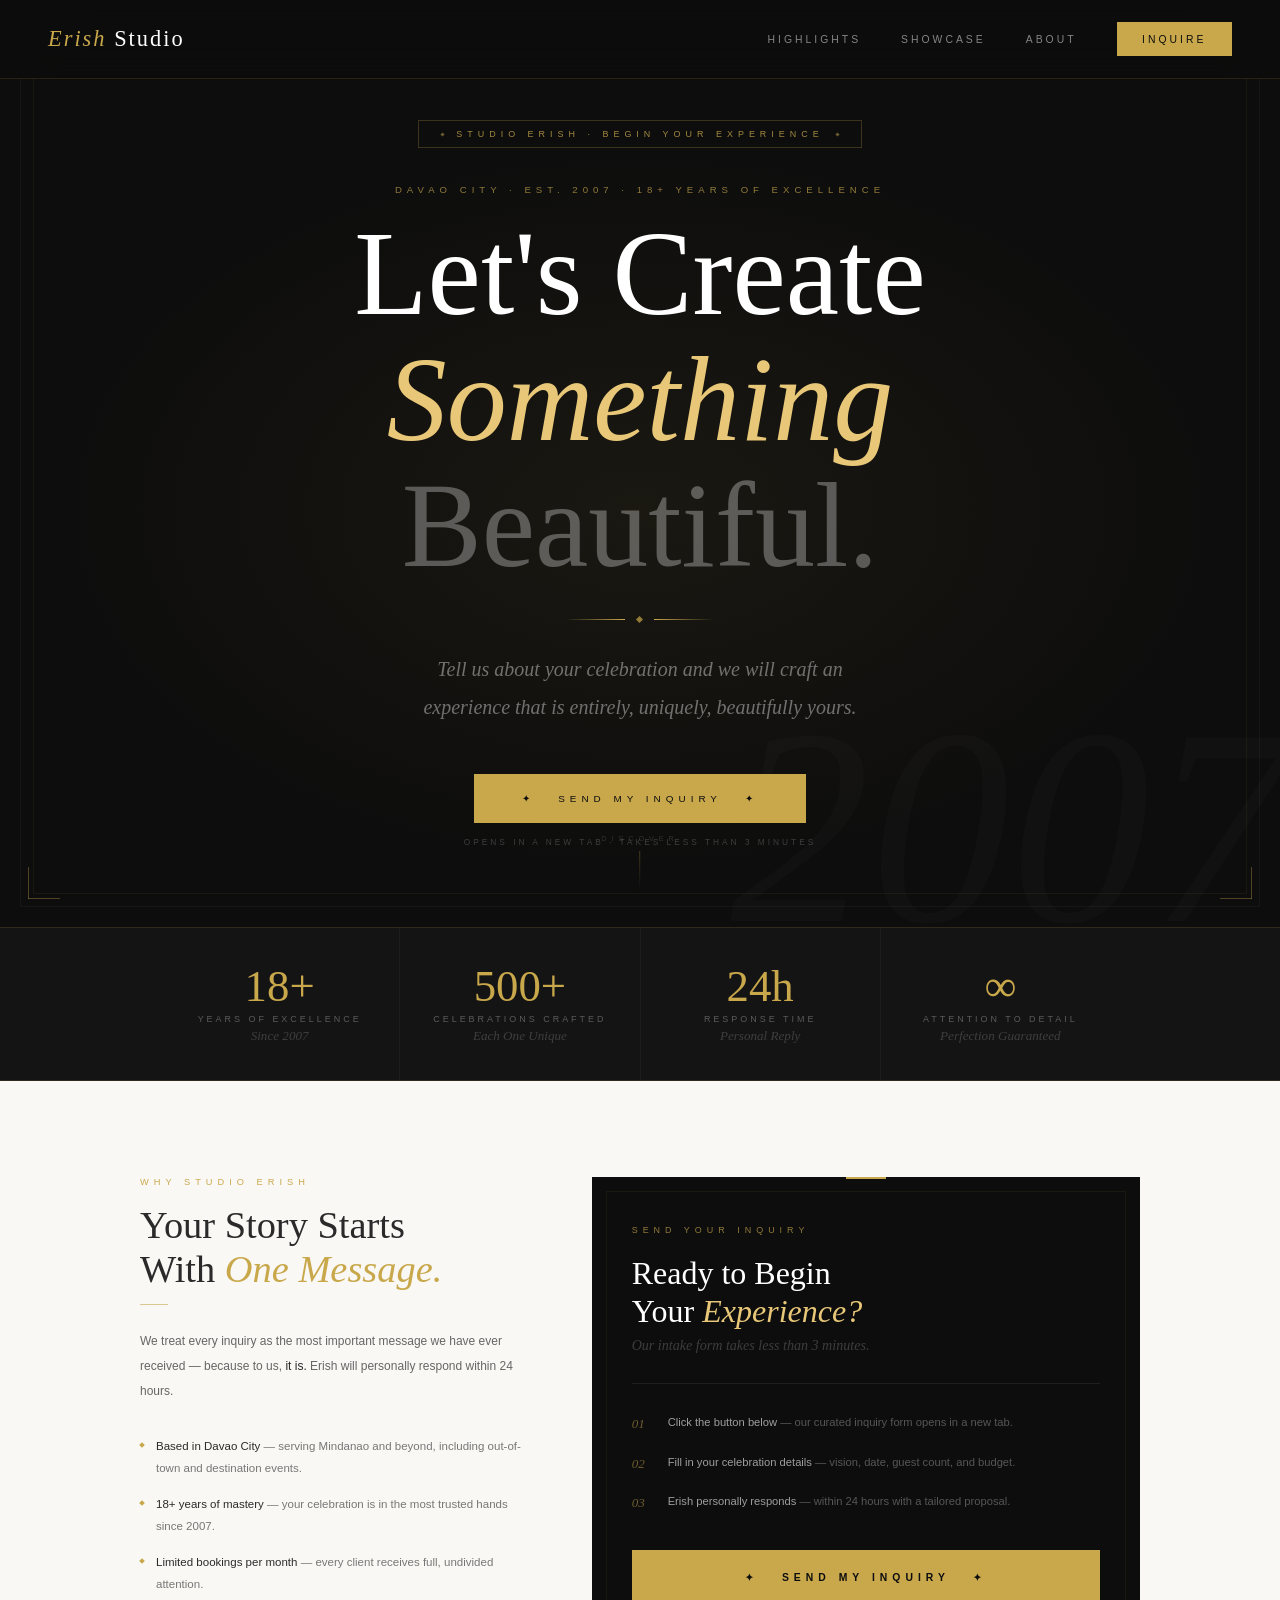
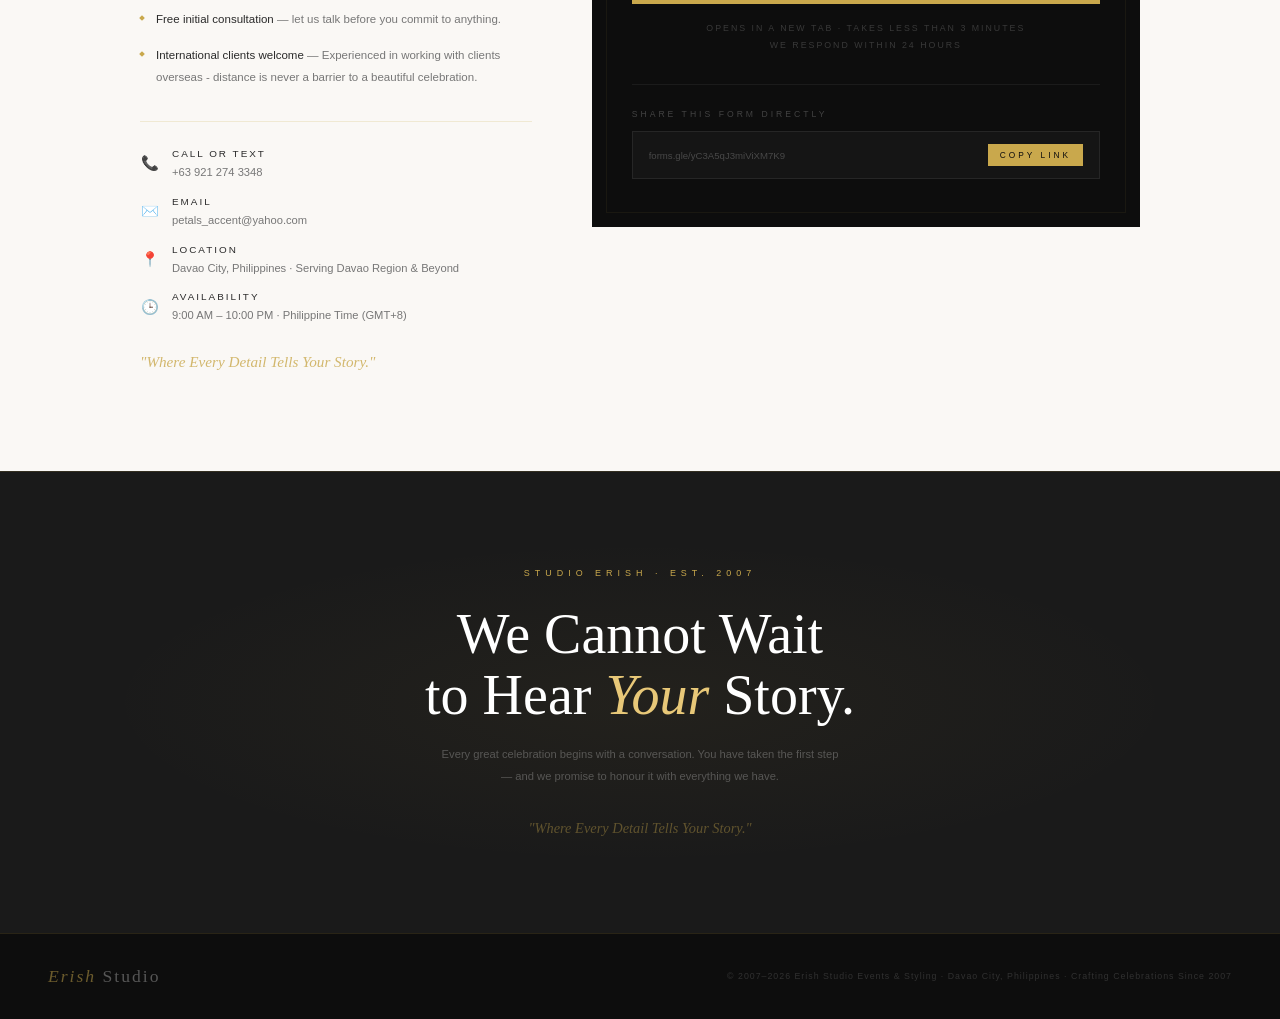
<file: inquire.html>
<!DOCTYPE html>
<html lang="en">
<head>
    <meta charset="UTF-8">
    <meta name="viewport" content="width=device-width, initial-scale=1.0">
    <title>Inquire | Erish Studio — Premier Wedding & Events Styling</title>
    <meta name="description" content="Begin your journey with Erish Studio. Send your inquiry and let's craft your most unforgettable celebration together.">
    <style>
        /* ── Paste your existing site's CSS variables here ── */
        :root {
            --gold: #C9A84C;
            --gold-lt: #E8C878;
            --dark: #0D0D0D;
            --dark2: #141414;
            --dark3: #1A1A1A;
            --cream: #FAF8F5;
            --warm: #F5F0E8;
            --text: #2A2A2A;
            --muted: #888888;
            --border: rgba(201,168,76,0.15);
        }
        *, *::before, *::after { box-sizing: border-box; margin: 0; padding: 0; }
        html { scroll-behavior: smooth; }
        body {
            background: var(--dark);
            color: #ffffff;
            font-family: 'Georgia', serif;
            overflow-x: hidden;
        }

        /* ── IMPORT FONTS matching live site ── */
        @import url('https://fonts.googleapis.com/css2?family=Cormorant+Garamond:ital,wght@0,300;0,400;0,600;1,300;1,400;1,600&family=Montserrat:wght@300;400;500;600&display=swap');

        body { font-family: 'Montserrat', sans-serif; font-weight: 300; }

        /* ── NAV — matches live site ── */
        .site-nav {
            position: fixed;
            top: 0; left: 0; right: 0;
            z-index: 100;
            display: flex;
            align-items: center;
            justify-content: space-between;
            padding: 1.4rem 3rem;
            background: rgba(13,13,13,0.92);
            backdrop-filter: blur(20px);
            border-bottom: 1px solid var(--border);
        }
        .nav-logo {
            font-family: 'Cormorant Garamond', serif;
            font-size: 1.4rem;
            font-weight: 400;
            color: #ffffff;
            text-decoration: none;
            letter-spacing: 2px;
        }
        .nav-logo em { font-style: italic; color: var(--gold); }
        .nav-links { display: flex; align-items: center; gap: 2.5rem; }
        .nav-links a {
            font-size: 0.65rem;
            letter-spacing: 3px;
            text-transform: uppercase;
            color: rgba(255,255,255,0.5);
            text-decoration: none;
            transition: color 0.3s;
        }
        .nav-links a:hover,
        .nav-links a.active { color: var(--gold); }
        .nav-cta {
            font-size: 0.62rem;
            letter-spacing: 3px;
            text-transform: uppercase;
            color: var(--dark) !important;
            background: var(--gold);
            padding: 0.7rem 1.6rem;
            text-decoration: none;
            transition: all 0.3s;
        }
        .nav-cta:hover { background: var(--gold-lt); color: var(--dark) !important; }

        /* ── HERO ── */
        .inq-hero {
            min-height: 100vh;
            display: flex;
            align-items: center;
            justify-content: center;
            position: relative;
            overflow: hidden;
            background: var(--dark);
            padding: 120px 2rem 80px;
        }
        .inq-hero::before {
            content: '';
            position: absolute;
            inset: 0;
            background: radial-gradient(ellipse 70% 60% at 50% 55%, rgba(201,168,76,0.07) 0%, transparent 65%);
        }
        /* Frame */
        .inq-hero-frame {
            position: absolute;
            inset: 20px;
            border: 0.5px solid rgba(255,255,255,0.04);
            pointer-events: none;
        }
        .inq-hero-frame::after {
            content: '';
            position: absolute;
            inset: 12px;
            border: 0.3px solid rgba(201,168,76,0.07);
        }
        /* Corners */
        .c-orn { position: absolute; width: 32px; height: 32px; }
        .c-orn::before, .c-orn::after {
            content: '';
            position: absolute;
            background: var(--gold);
            opacity: 0.35;
        }
        .c-orn::before { width: 100%; height: 0.6px; top: 0; left: 0; }
        .c-orn::after  { width: 0.6px; height: 100%; top: 0; left: 0; }
        .c-orn.tl { top: 28px; left: 28px; }
        .c-orn.tr { top: 28px; right: 28px; transform: rotate(90deg); }
        .c-orn.bl { bottom: 28px; left: 28px; transform: rotate(270deg); }
        .c-orn.br { bottom: 28px; right: 28px; transform: rotate(180deg); }
        /* Watermark */
        .inq-wm {
            position: absolute;
            right: -10px; bottom: -40px;
            font-family: 'Cormorant Garamond', serif;
            font-size: clamp(140px, 22vw, 280px);
            font-weight: 300;
            font-style: italic;
            color: rgba(255,255,255,0.015);
            user-select: none;
            pointer-events: none;
            line-height: 1;
        }

        .inq-hero-inner {
            position: relative;
            z-index: 2;
            text-align: center;
            max-width: 780px;
            margin: 0 auto;
            animation: fadeUp 1s ease both;
        }

        /* Badge */
        .inq-badge {
            display: inline-flex;
            align-items: center;
            gap: 12px;
            border: 0.5px solid rgba(201,168,76,0.25);
            padding: 8px 22px;
            margin-bottom: 36px;
        }
        .inq-badge-text {
            font-size: 0.56rem;
            letter-spacing: 5px;
            text-transform: uppercase;
            color: var(--gold);
            opacity: 0.8;
        }
        .inq-badge-dot {
            width: 3px; height: 3px;
            background: var(--gold);
            transform: rotate(45deg);
            opacity: 0.5;
            flex-shrink: 0;
        }

        /* Eyebrow */
        .inq-eyebrow {
            font-size: 0.6rem;
            letter-spacing: 5px;
            text-transform: uppercase;
            color: var(--gold);
            opacity: 0.7;
            margin-bottom: 16px;
            display: block;
        }

        /* Heading — safe sizes across all devices */
        .inq-h1 {
            font-family: 'Cormorant Garamond', serif;
            font-weight: 300;
            color: #ffffff;
            line-height: 1.05;
            margin-bottom: 20px;
            /* Mobile first — safe readable size */
            font-size: 3rem;
            letter-spacing: 0;
        }
        .inq-h1 em { font-style: italic; color: var(--gold-lt); }
        .inq-h1 .light { color: rgba(255,255,255,0.3); font-weight: 200; }
        @media (min-width: 600px)  { .inq-h1 { font-size: 4.5rem; } }
        @media (min-width: 900px)  { .inq-h1 { font-size: 6rem;   } }
        @media (min-width: 1200px) { .inq-h1 { font-size: 7.5rem; } }

        /* Gold divider */
        .gold-div {
            display: flex;
            align-items: center;
            justify-content: center;
            gap: 12px;
            margin: 28px auto;
        }
        .gd-line { width: 60px; height: 0.5px; background: linear-gradient(to right, transparent, var(--gold)); }
        .gd-line.r { background: linear-gradient(to left, transparent, var(--gold)); }
        .gd-diamond { width: 5px; height: 5px; background: var(--gold); transform: rotate(45deg); opacity: 0.7; flex-shrink: 0; }

        /* Desc */
        .inq-desc {
            font-family: 'Cormorant Garamond', serif;
            font-size: 1.1rem;
            font-style: italic;
            font-weight: 300;
            color: rgba(255,255,255,0.4);
            line-height: 1.9;
            max-width: 480px;
            margin: 0 auto 48px;
        }
        @media (min-width: 768px) { .inq-desc { font-size: 1.25rem; } }

        /* Hero button */
        .inq-btn-hero {
            display: inline-block;
            font-family: 'Montserrat', sans-serif;
            font-size: 0.62rem;
            font-weight: 500;
            letter-spacing: 5px;
            text-transform: uppercase;
            color: var(--dark);
            background: var(--gold);
            padding: 1.2rem 3rem;
            text-decoration: none;
            transition: all 0.4s;
            position: relative;
        }
        .inq-btn-hero:hover { background: var(--gold-lt); letter-spacing: 6px; color: var(--dark); }
        .inq-btn-hero:active { transform: scale(0.97); }
        .inq-btn-sub {
            display: block;
            font-size: 0.52rem;
            letter-spacing: 3px;
            text-transform: uppercase;
            color: rgba(255,255,255,0.2);
            margin-top: 14px;
        }

        /* Scroll cue */
        .scroll-cue {
            position: absolute;
            bottom: 36px; left: 50%;
            transform: translateX(-50%);
            display: flex;
            flex-direction: column;
            align-items: center;
            gap: 8px;
            z-index: 2;
        }
        .scroll-cue span {
            font-size: 0.45rem;
            letter-spacing: 5px;
            text-transform: uppercase;
            color: rgba(255,255,255,0.15);
        }
        .scroll-line {
            width: 1px; height: 40px;
            background: linear-gradient(to bottom, var(--gold), transparent);
            opacity: 0.3;
            animation: scrollPulse 2s ease infinite;
        }

        /* ── STATS STRIP — matches live site ── */
        .stats-strip {
            background: var(--dark2);
            border-top: 1px solid var(--border);
            border-bottom: 1px solid var(--border);
        }
        .stats-inner {
            max-width: 960px;
            margin: 0 auto;
            display: grid;
            grid-template-columns: repeat(4, 1fr);
            gap: 1px;
            background: rgba(255,255,255,0.04);
        }
        .stat-box {
            background: var(--dark2);
            padding: 2.2rem 1.5rem;
            text-align: center;
        }
        .stat-num {
            font-family: 'Cormorant Garamond', serif;
            font-size: 2.8rem;
            font-weight: 300;
            color: var(--gold);
            line-height: 1;
            margin-bottom: 6px;
        }
        .stat-label {
            font-size: 0.56rem;
            letter-spacing: 3px;
            text-transform: uppercase;
            color: rgba(255,255,255,0.3);
            margin-bottom: 4px;
        }
        .stat-sub {
            font-family: 'Cormorant Garamond', serif;
            font-size: 0.82rem;
            font-style: italic;
            color: rgba(255,255,255,0.18);
        }

        /* ── MAIN SECTION ── */
        .inq-main {
            background: var(--cream);
            padding: 6rem 2rem;
        }
        .inq-main-inner {
            max-width: 1000px;
            margin: 0 auto;
            display: grid;
            grid-template-columns: 1fr 1.4fr;
            gap: 60px;
            align-items: start;
        }

        /* Left */
        .inq-info-label {
            font-size: 0.58rem;
            letter-spacing: 5px;
            text-transform: uppercase;
            color: var(--gold);
            margin-bottom: 1rem;
            display: block;
        }
        .inq-info-title {
            font-family: 'Cormorant Garamond', serif;
            font-size: 2.4rem;
            font-weight: 400;
            color: var(--text);
            line-height: 1.15;
            margin-bottom: 0.8rem;
        }
        .inq-info-title em { font-style: italic; color: var(--gold); }
        .inq-info-rule { width: 28px; height: 1px; background: var(--gold); margin-bottom: 1.5rem; opacity: 0.6; }
        .inq-info-body {
            font-size: 0.75rem;
            line-height: 2.1;
            color: #666666;
            margin-bottom: 2rem;
        }
        .inq-info-body strong { color: var(--text); font-weight: 500; }
        .inq-details-list { display: flex; flex-direction: column; gap: 14px; margin-bottom: 2rem; }
        .inq-detail {
            display: flex;
            align-items: flex-start;
            gap: 12px;
        }
        .inq-detail-dot {
            width: 4px; height: 4px;
            background: var(--gold);
            transform: rotate(45deg);
            margin-top: 7px;
            flex-shrink: 0;
        }
        .inq-detail-text {
            font-size: 0.72rem;
            line-height: 1.9;
            color: #777777;
        }
        .inq-detail-text strong { color: var(--text); font-weight: 500; }
        .inq-contact-block {
            border-top: 1px solid rgba(201,168,76,0.2);
            padding-top: 1.5rem;
            margin-top: 0.5rem;
        }
        .inq-contact-item {
            display: flex;
            align-items: center;
            gap: 12px;
            margin-bottom: 12px;
        }
        .inq-contact-icon {
            font-size: 0.9rem;
            width: 20px;
            text-align: center;
            flex-shrink: 0;
        }
        .inq-contact-text {
            font-size: 0.7rem;
            color: #777777;
            line-height: 1.6;
        }
        .inq-contact-text strong { color: var(--text); font-weight: 500; display: block; font-size: 0.62rem; letter-spacing: 2px; text-transform: uppercase; margin-bottom: 2px; }
        .inq-tagline {
            font-family: 'Cormorant Garamond', serif;
            font-size: 0.95rem;
            font-style: italic;
            color: var(--gold);
            opacity: 0.8;
            margin-top: 1.5rem;
            line-height: 1.7;
        }

        /* Right — CTA Card */
        .inq-cta-card {
            background: var(--dark);
            padding: 3rem 2.5rem;
            position: relative;
        }
        .inq-cta-card::before {
            content: '';
            position: absolute;
            top: 0; left: 50%;
            transform: translateX(-50%);
            width: 40px; height: 2px;
            background: var(--gold);
        }
        .inq-cta-card::after {
            content: '';
            position: absolute;
            inset: 14px;
            border: 0.3px solid rgba(201,168,76,0.07);
            pointer-events: none;
        }
        .inq-cta-eyebrow {
            font-size: 0.56rem;
            letter-spacing: 5px;
            text-transform: uppercase;
            color: var(--gold);
            opacity: 0.7;
            margin-bottom: 1.2rem;
            display: block;
        }
        .inq-cta-title {
            font-family: 'Cormorant Garamond', serif;
            font-size: 2rem;
            font-weight: 300;
            color: #ffffff;
            line-height: 1.2;
            margin-bottom: 0.4rem;
        }
        .inq-cta-title em { font-style: italic; color: var(--gold-lt); }
        .inq-cta-sub {
            font-family: 'Cormorant Garamond', serif;
            font-size: 0.88rem;
            font-style: italic;
            color: rgba(255,255,255,0.2);
            margin-bottom: 1.8rem;
        }
        .inq-cta-divider { height: 0.5px; background: rgba(255,255,255,0.07); margin-bottom: 1.8rem; }

        .inq-steps { display: flex; flex-direction: column; gap: 16px; margin-bottom: 2.2rem; }
        .inq-step { display: flex; align-items: flex-start; gap: 14px; }
        .inq-step-num {
            font-family: 'Cormorant Garamond', serif;
            font-size: 0.82rem;
            font-style: italic;
            color: var(--gold);
            opacity: 0.5;
            flex-shrink: 0;
            width: 22px;
            line-height: 1.8;
        }
        .inq-step-text {
            font-size: 0.7rem;
            line-height: 1.9;
            color: rgba(255,255,255,0.3);
        }
        .inq-step-text strong { color: rgba(255,255,255,0.6); font-weight: 500; }

        /* THE MAIN BUTTON */
        .inq-submit-btn {
            display: block;
            width: 100%;
            padding: 1.3rem;
            background: var(--gold);
            color: var(--dark);
            font-family: 'Montserrat', sans-serif;
            font-size: 0.65rem;
            font-weight: 600;
            letter-spacing: 5px;
            text-transform: uppercase;
            text-decoration: none;
            text-align: center;
            border: none;
            cursor: pointer;
            transition: all 0.4s;
        }
        .inq-submit-btn:hover { background: var(--gold-lt); letter-spacing: 6px; color: var(--dark); }
        .inq-submit-btn:active { transform: scale(0.98); }

        .inq-btn-note {
            font-size: 0.55rem;
            letter-spacing: 2px;
            text-transform: uppercase;
            color: rgba(255,255,255,0.18);
            text-align: center;
            margin-top: 1rem;
            line-height: 2;
        }

        /* Share row */
        .inq-share { margin-top: 1.8rem; padding-top: 1.5rem; border-top: 0.5px solid rgba(255,255,255,0.06); }
        .inq-share-label {
            font-size: 0.54rem;
            letter-spacing: 3px;
            text-transform: uppercase;
            color: rgba(255,255,255,0.22);
            margin-bottom: 0.8rem;
            display: block;
        }
        .inq-share-row {
            display: flex;
            align-items: center;
            gap: 10px;
            background: rgba(255,255,255,0.03);
            border: 0.5px solid rgba(255,255,255,0.07);
            padding: 0.75rem 1rem;
        }
        .inq-share-url {
            font-size: 0.6rem;
            color: rgba(255,255,255,0.22);
            flex: 1;
            overflow: hidden;
            text-overflow: ellipsis;
            white-space: nowrap;
        }
        .inq-copy-btn {
            font-family: 'Montserrat', sans-serif;
            font-size: 0.52rem;
            letter-spacing: 3px;
            text-transform: uppercase;
            color: var(--dark);
            background: var(--gold);
            padding: 6px 12px;
            border: none;
            cursor: pointer;
            transition: all 0.3s;
            white-space: nowrap;
            flex-shrink: 0;
        }
        .inq-copy-btn:hover { background: var(--gold-lt); }
        .inq-copy-btn.copied { background: #2A6B3C; color: #ffffff; }

        /* ── CLOSING ── */
        .inq-closing {
            background: var(--dark3);
            padding: 6rem 2rem;
            text-align: center;
            position: relative;
            overflow: hidden;
            border-top: 1px solid var(--border);
        }
        .inq-closing::before {
            content: '';
            position: absolute;
            inset: 0;
            background: radial-gradient(ellipse 60% 50% at 50% 50%, rgba(201,168,76,0.05) 0%, transparent 70%);
        }
        .inq-cl-inner {
            position: relative;
            z-index: 2;
            max-width: 540px;
            margin: 0 auto;
        }
        .inq-cl-eyebrow {
            font-size: 0.56rem;
            letter-spacing: 5px;
            text-transform: uppercase;
            color: var(--gold);
            opacity: 0.6;
            margin-bottom: 1.6rem;
            display: block;
        }
        .inq-cl-title {
            font-family: 'Cormorant Garamond', serif;
            font-size: clamp(2rem, 5vw, 3.5rem);
            font-weight: 300;
            color: #ffffff;
            line-height: 1.1;
            margin-bottom: 1rem;
        }
        .inq-cl-title em { font-style: italic; color: var(--gold-lt); }
        .inq-cl-body {
            font-size: 0.7rem;
            line-height: 2;
            color: rgba(255,255,255,0.25);
            max-width: 400px;
            margin: 0 auto 2rem;
        }
        .inq-cl-tagline {
            font-family: 'Cormorant Garamond', serif;
            font-size: 0.9rem;
            font-style: italic;
            color: rgba(201,168,76,0.4);
        }

        /* ── FOOTER — matches live site ── */
        .site-footer {
            background: var(--dark);
            border-top: 1px solid var(--border);
            padding: 2rem 3rem;
            display: flex;
            align-items: center;
            justify-content: space-between;
        }
        .footer-logo {
            font-family: 'Cormorant Garamond', serif;
            font-size: 1.1rem;
            color: rgba(255,255,255,0.3);
            letter-spacing: 2px;
        }
        .footer-logo em { font-style: italic; color: var(--gold); opacity: 0.5; }
        .footer-copy { font-size: 0.55rem; letter-spacing: 1px; color: rgba(255,255,255,0.15); }

        /* ── ANIMATIONS ── */
        @keyframes fadeUp {
            from { opacity: 0; transform: translateY(24px); }
            to   { opacity: 1; transform: translateY(0); }
        }
        @keyframes scrollPulse {
            0%   { transform: scaleY(0); transform-origin: top; }
            50%  { transform: scaleY(1); transform-origin: top; }
            51%  { transform-origin: bottom; }
            100% { transform: scaleY(0); transform-origin: bottom; }
        }
        .reveal {
            opacity: 0;
            transform: translateY(20px);
            transition: opacity 0.8s ease, transform 0.8s ease;
        }
        .reveal.left  { transform: translateX(-20px); }
        .reveal.right { transform: translateX(20px); }
        .reveal.visible { opacity: 1; transform: translate(0); }

        /* ── RESPONSIVE ── */
        @media (max-width: 768px) {
            .site-nav { padding: 1.2rem 1.5rem; }
            .nav-links a:not(.nav-cta) { display: none; }
            .stats-inner { grid-template-columns: 1fr 1fr; }
            .inq-main-inner { grid-template-columns: 1fr; gap: 40px; }
            .inq-main { padding: 4rem 1.5rem; }
            .inq-wm { display: none; }
            .site-footer { flex-direction: column; gap: 10px; text-align: center; }
        }
    </style>
</head>
<body>

    <!-- NAV — matches live site exactly -->
    <nav class="site-nav">
        <a href="index.html" class="nav-logo"><em>Erish</em> Studio</a>
        <div class="nav-links">
            <a href="highlights.html">Highlights</a>
            <a href="showcase.html">Showcase</a>
            <a href="about.html">About</a>
            <a href="inquire.html" class="nav-cta active">Inquire</a>
        </div>
    </nav>

    <!-- HERO -->
    <section class="inq-hero">
        <div class="inq-hero-frame"></div>
        <div class="c-orn tl"></div>
        <div class="c-orn tr"></div>
        <div class="c-orn bl"></div>
        <div class="c-orn br"></div>
        <div class="inq-wm">2007</div>

        <div class="inq-hero-inner">
            <div class="inq-badge">
                <div class="inq-badge-dot"></div>
                <span class="inq-badge-text">Studio Erish · Begin Your Experience</span>
                <div class="inq-badge-dot"></div>
            </div>
            <span class="inq-eyebrow">Davao City · Est. 2007 · 18+ Years of Excellence</span>
            <h1 class="inq-h1">
                Let's Create<br/>
                <em>Something</em><br/>
                <span class="light">Beautiful.</span>
            </h1>
            <div class="gold-div">
                <div class="gd-line"></div>
                <div class="gd-diamond"></div>
                <div class="gd-line r"></div>
            </div>
            <p class="inq-desc">
                Tell us about your celebration and we will craft an experience that is entirely, uniquely, beautifully yours.
            </p>
            <a href="https://forms.gle/yC3A5qJ3miViXM7K9"
               target="_blank"
               rel="noopener noreferrer"
               class="inq-btn-hero">
                ✦ &nbsp; Send My Inquiry &nbsp; ✦
            </a>
            <span class="inq-btn-sub">Opens in a new tab · Takes less than 3 minutes</span>
        </div>

        <div class="scroll-cue">
            <span>Discover</span>
            <div class="scroll-line"></div>
        </div>
    </section>

    <!-- STATS STRIP — matches live site -->
    <div class="stats-strip">
        <div class="stats-inner">
            <div class="stat-box">
                <div class="stat-num">18+</div>
                <div class="stat-label">Years of Excellence</div>
                <div class="stat-sub">Since 2007</div>
            </div>
            <div class="stat-box">
                <div class="stat-num">500+</div>
                <div class="stat-label">Celebrations Crafted</div>
                <div class="stat-sub">Each One Unique</div>
            </div>
            <div class="stat-box">
                <div class="stat-num">24h</div>
                <div class="stat-label">Response Time</div>
                <div class="stat-sub">Personal Reply</div>
            </div>
            <div class="stat-box">
                <div class="stat-num">∞</div>
                <div class="stat-label">Attention to Detail</div>
                <div class="stat-sub">Perfection Guaranteed</div>
            </div>
        </div>
    </div>

    <!-- MAIN SECTION -->
    <section class="inq-main">
        <div class="inq-main-inner">

            <!-- LEFT -->
            <div class="reveal left">
                <span class="inq-info-label">Why Studio Erish</span>
                <h2 class="inq-info-title">Your Story Starts<br/>With <em>One Message.</em></h2>
                <div class="inq-info-rule"></div>
                <p class="inq-info-body">We treat every inquiry as the most important message we have ever received — because to us, <strong>it is.</strong> Erish will personally respond within 24 hours.</p>
                <div class="inq-details-list">
                    <div class="inq-detail">
                        <div class="inq-detail-dot"></div>
                        <div class="inq-detail-text"><strong>Based in Davao City</strong> — serving Mindanao and beyond, including out-of-town and destination events.</div>
                    </div>
                    <div class="inq-detail">
                        <div class="inq-detail-dot"></div>
                        <div class="inq-detail-text"><strong>18+ years of mastery</strong> — your celebration is in the most trusted hands since 2007.</div>
                    </div>
                    <div class="inq-detail">
                        <div class="inq-detail-dot"></div>
                        <div class="inq-detail-text"><strong>Limited bookings per month</strong> — every client receives full, undivided attention.</div>
                    </div>
                    <div class="inq-detail">
                        <div class="inq-detail-dot"></div>
                        <div class="inq-detail-text"><strong>Free initial consultation</strong> — let us talk before you commit to anything.</div>
                    </div>
                    <div class="inq-detail">
                        <div class="inq-detail-dot"></div>
                        <div class="inq-detail-text"><strong>International clients welcome</strong> — Experienced in working with clients overseas - distance is never a barrier to a beautiful celebration.</div>
                    </div>
                </div>
                <div class="inq-contact-block">
                    <div class="inq-contact-item">
                        <span class="inq-contact-icon">📞</span>
                        <div class="inq-contact-text">
                            <strong>Call or Text</strong>
                            +63 921 274 3348
                        </div>
                    </div>
                    <div class="inq-contact-item">
                        <span class="inq-contact-icon">✉️</span>
                        <div class="inq-contact-text">
                            <strong>Email</strong>
                            petals_accent@yahoo.com
                        </div>
                    </div>
                    <div class="inq-contact-item">
                        <span class="inq-contact-icon">📍</span>
                        <div class="inq-contact-text">
                            <strong>Location</strong>
                            Davao City, Philippines · Serving Davao Region & Beyond
                        </div>
                    </div>
                    <div class="inq-contact-item">
                        <span class="inq-contact-icon">🕒</span>
                        <div class="inq-contact-text">
                            <strong>Availability</strong>
                            9:00 AM – 10:00 PM · Philippine Time (GMT+8)
                        </div>
                    </div>
                </div>
                <p class="inq-tagline">"Where Every Detail Tells Your Story."</p>
            </div>

            <!-- RIGHT CTA CARD -->
            <div class="inq-cta-card reveal right">
                <span class="inq-cta-eyebrow">Send Your Inquiry</span>
                <h3 class="inq-cta-title">Ready to Begin<br/>Your <em>Experience?</em></h3>
                <p class="inq-cta-sub">Our intake form takes less than 3 minutes.</p>
                <div class="inq-cta-divider"></div>
                <div class="inq-steps">
                    <div class="inq-step">
                        <span class="inq-step-num">01</span>
                        <div class="inq-step-text"><strong>Click the button below</strong> — our curated inquiry form opens in a new tab.</div>
                    </div>
                    <div class="inq-step">
                        <span class="inq-step-num">02</span>
                        <div class="inq-step-text"><strong>Fill in your celebration details</strong> — vision, date, guest count, and budget.</div>
                    </div>
                    <div class="inq-step">
                        <span class="inq-step-num">03</span>
                        <div class="inq-step-text"><strong>Erish personally responds</strong> — within 24 hours with a tailored proposal.</div>
                    </div>
                </div>
                <a href="https://forms.gle/yC3A5qJ3miViXM7K9"
                   target="_blank"
                   rel="noopener noreferrer"
                   class="inq-submit-btn">
                    ✦ &nbsp; Send My Inquiry &nbsp; ✦
                </a>
                <p class="inq-btn-note">
                    Opens in a new tab · Takes less than 3 minutes<br/>
                    We respond within 24 hours
                </p>
                <div class="inq-share">
                    <span class="inq-share-label">Share This Form Directly</span>
                    <div class="inq-share-row">
                        <span class="inq-share-url">forms.gle/yC3A5qJ3miViXM7K9</span>
                        <button class="inq-copy-btn" id="copyBtn" onclick="copyLink()">Copy Link</button>
                    </div>
                </div>
            </div>

        </div>
    </section>

    <!-- CLOSING -->
    <div class="inq-closing">
        <div class="inq-cl-inner">
            <span class="inq-cl-eyebrow reveal">Studio Erish · Est. 2007</span>
            <h2 class="inq-cl-title reveal">We Cannot Wait<br/>to Hear <em>Your</em> Story.</h2>
            <p class="inq-cl-body reveal">Every great celebration begins with a conversation. You have taken the first step — and we promise to honour it with everything we have.</p>
            <p class="inq-cl-tagline reveal">"Where Every Detail Tells Your Story."</p>
        </div>
    </div>

    <!-- FOOTER — matches live site -->
    <footer class="site-footer">
        <div class="footer-logo"><em>Erish</em> Studio</div>
        <div class="footer-copy">© 2007–2026 Erish Studio Events & Styling · Davao City, Philippines · Crafting Celebrations Since 2007</div>
    </footer>

    <script>
        function copyLink(){
            navigator.clipboard.writeText('https://forms.gle/yC3A5qJ3miViXM7K9').then(()=>{
                const btn = document.getElementById('copyBtn');
                btn.textContent = 'Copied ✓';
                btn.classList.add('copied');
                setTimeout(()=>{ btn.textContent='Copy Link'; btn.classList.remove('copied'); }, 2500);
            });
        }
        const revs = document.querySelectorAll('.reveal');
        const obs = new IntersectionObserver((e)=>{
            e.forEach((en,i)=>{
                if(en.isIntersecting){
                    setTimeout(()=>en.target.classList.add('visible'),i*100);
                    obs.unobserve(en.target);
                }
            });
        },{ threshold: 0.1 });
        revs.forEach(r=>obs.observe(r));
    </script>
    <script src="js/audio-manager.js"></script>
</body>
</html>
</file>
